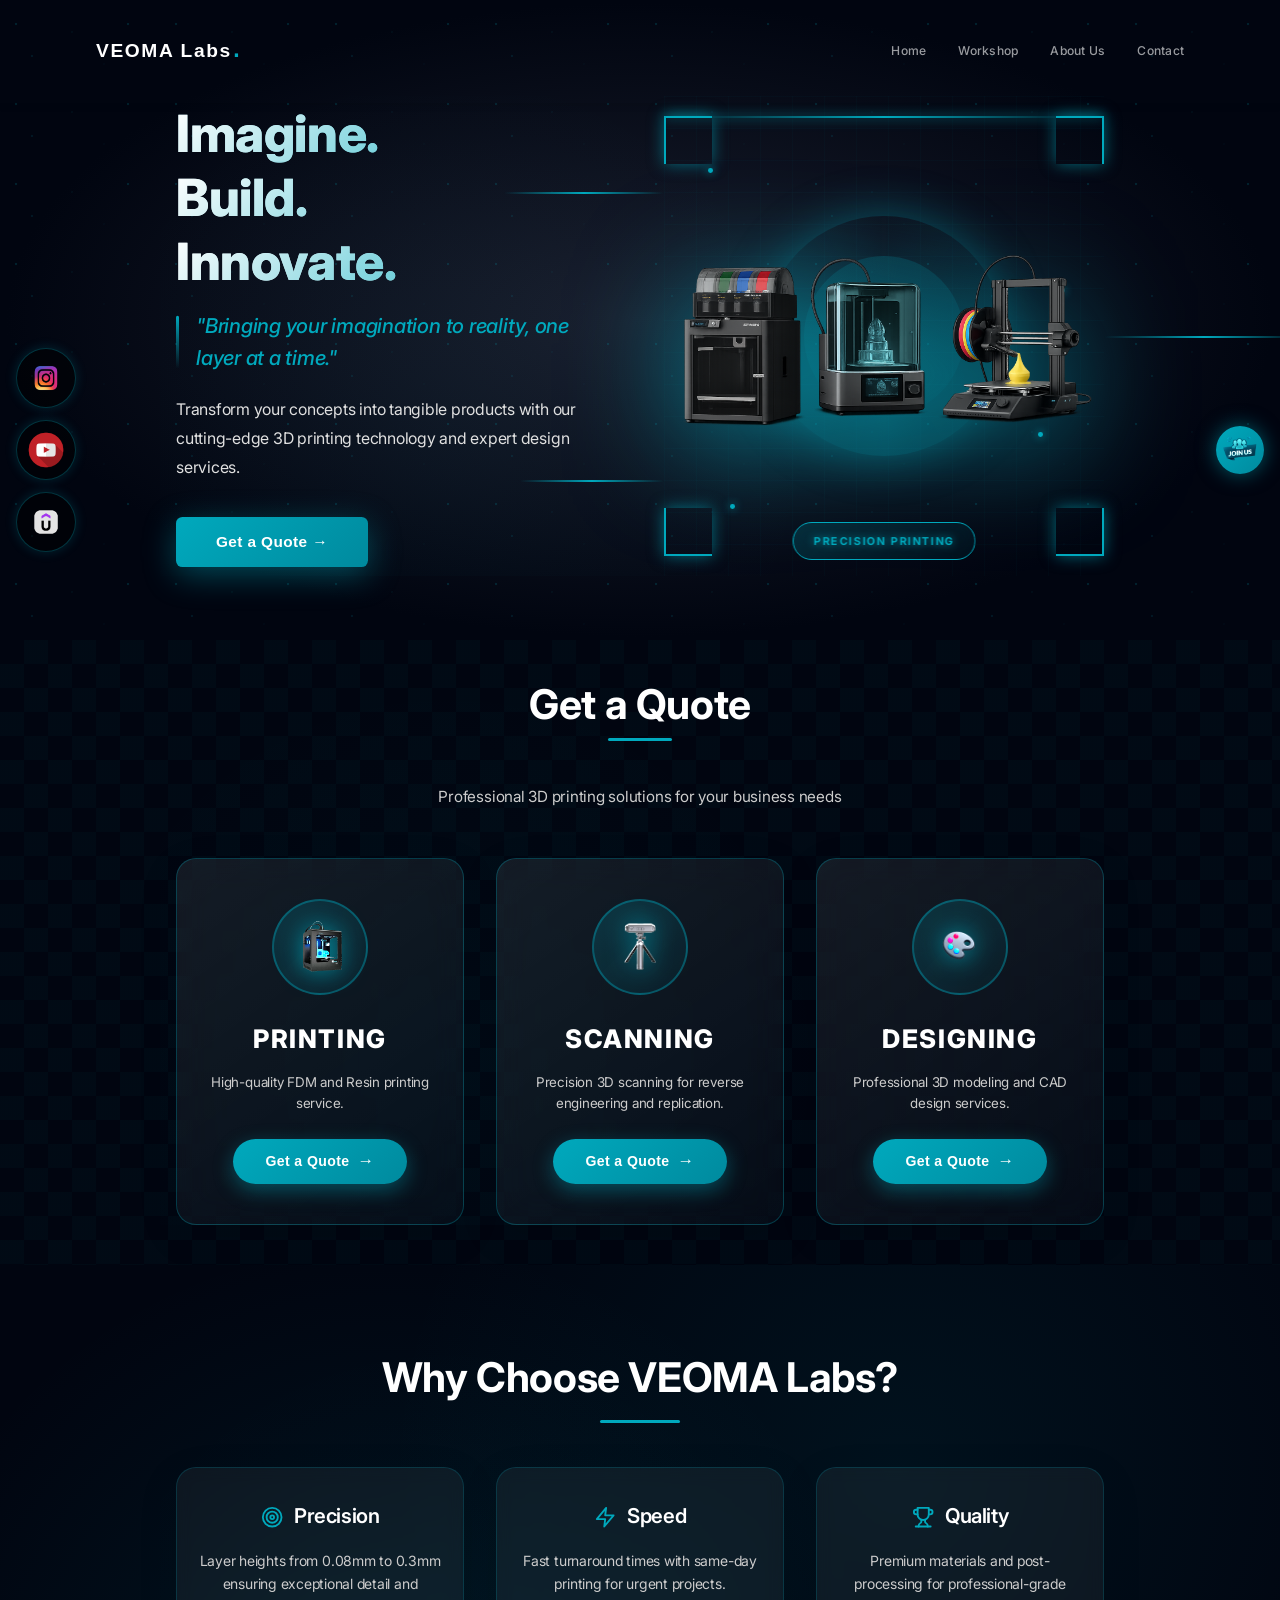
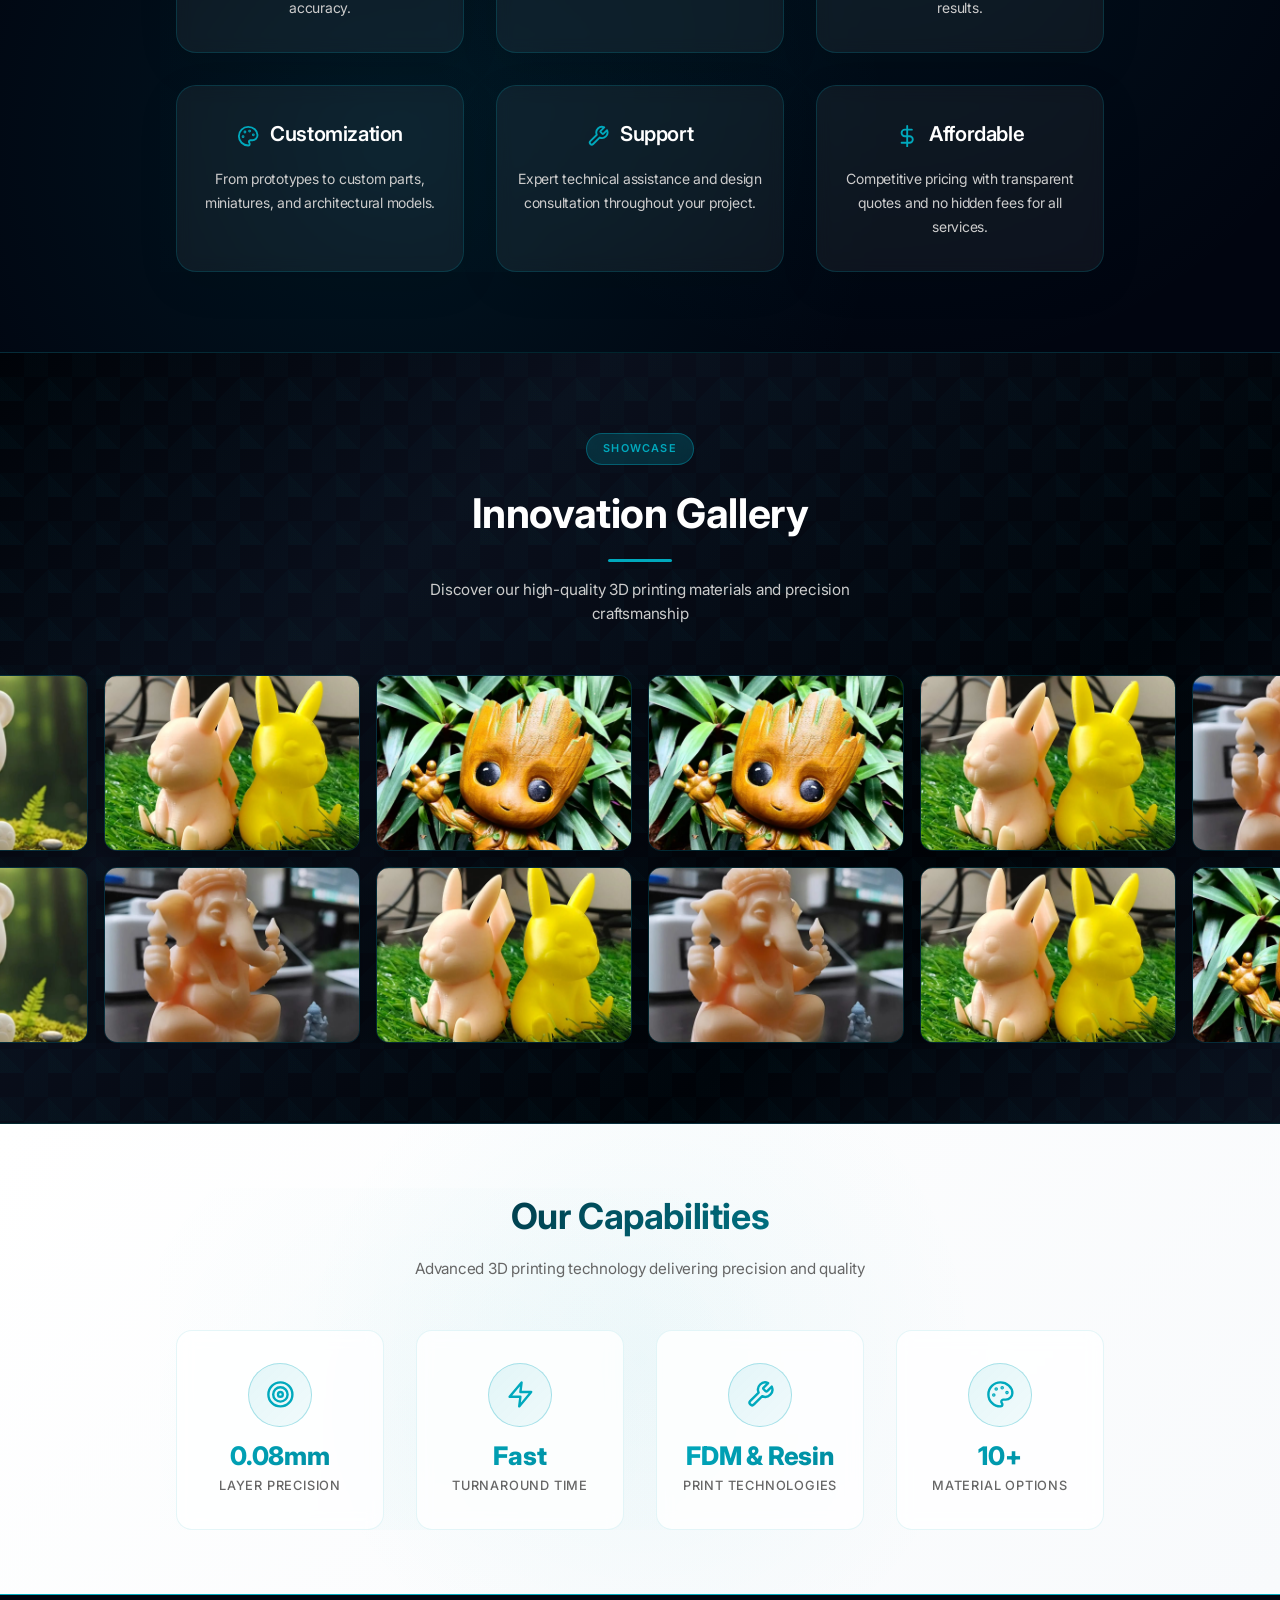
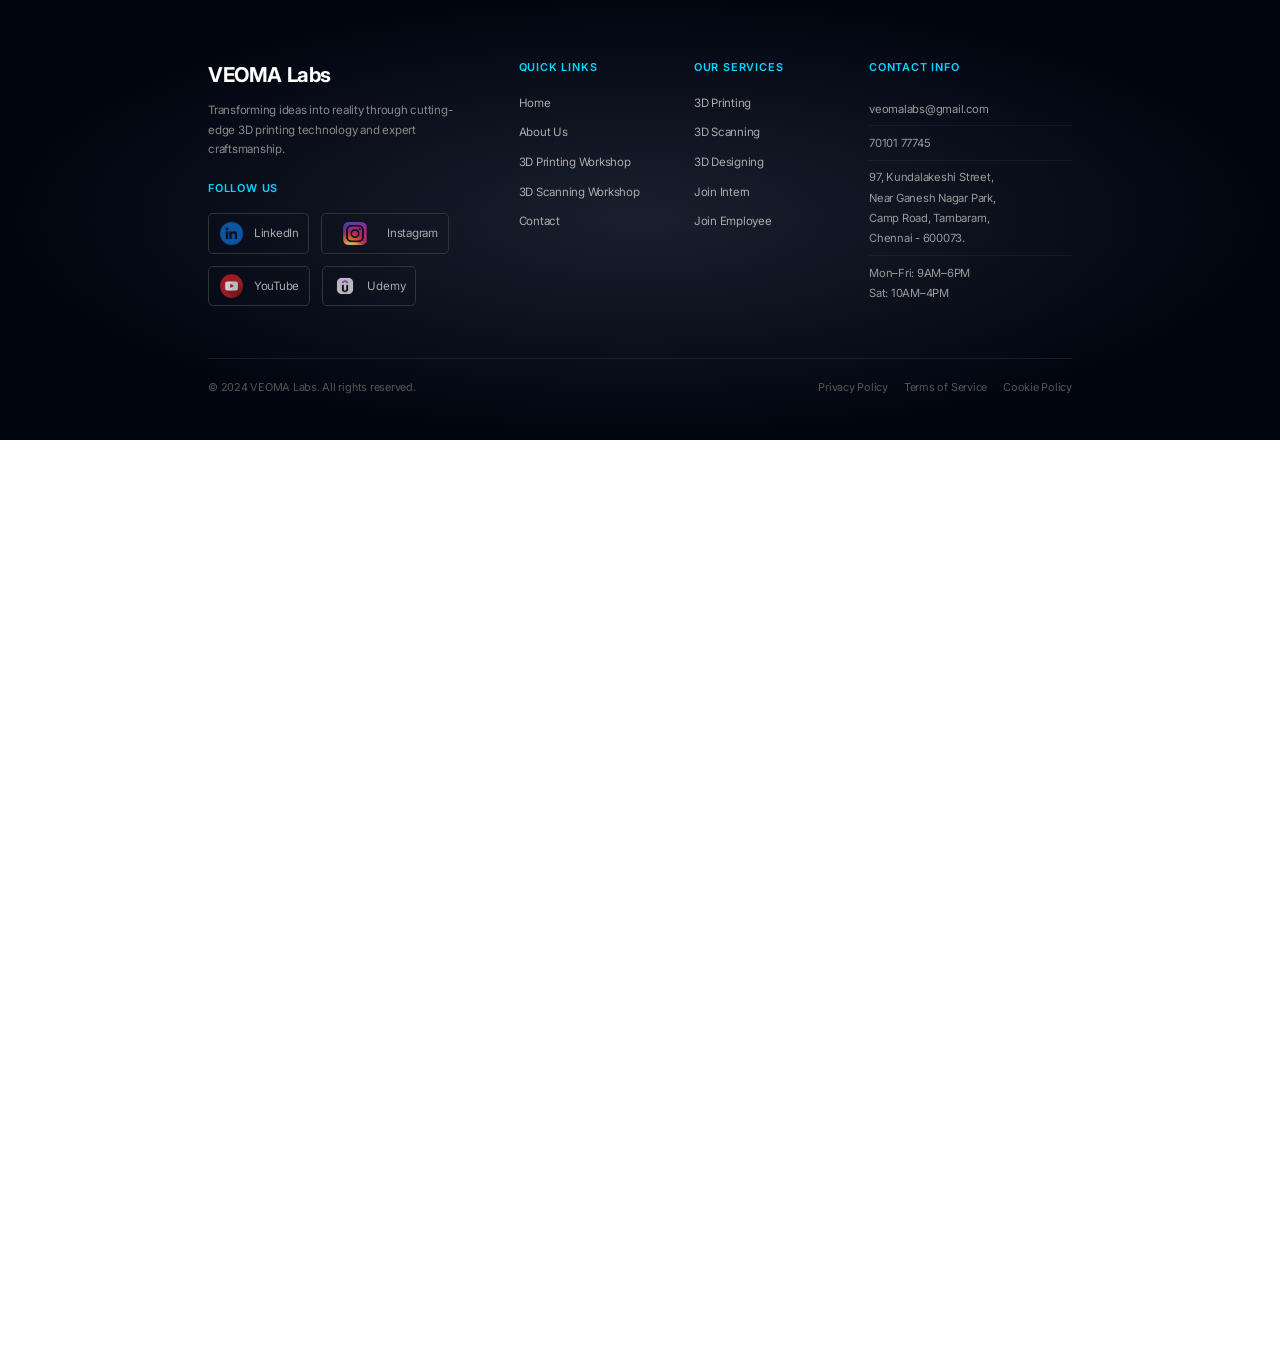
<file: index.html>
<!DOCTYPE html>
<html lang="en">

<head>
    <meta charset="UTF-8">
    <meta name="viewport" content="width=device-width, initial-scale=1.0">
    <title>VEOMA Labs | 3D Printing Services & Workshops</title>
    <link href="https://fonts.googleapis.com/css2?family=Inter:wght@300;400;500;600;700&display=swap" rel="stylesheet">
    <link rel="stylesheet" href="css/styles.css">
    <link rel="stylesheet" href="css/hero-modern-visual.css">
    <link rel="stylesheet" href="css/premium-global.css">
    <link rel="stylesheet" href="css/dual-carousel.css">
    <link rel="stylesheet" href="css/carousel-effects.css">
    <link rel="stylesheet" href="css/stats.css">
    <link rel="stylesheet" href="css/premium-navbar.css">
    <link rel="stylesheet" href="css/premium-footer.css?v=2">
    <link rel="stylesheet" href="css/premium-materials.css">
    <style>
        /* Floating Social Icons - Left Side */
        .floating-social {
            position: fixed;
            left: 20px;
            top: 50%;
            transform: translateY(-50%);
            display: flex;
            flex-direction: column;
            gap: 15px;
            z-index: 1000;
        }
        
        .social-icon {
            width: 75px;
            height: 75px;
            border-radius: 50%;
            display: flex;
            align-items: center;
            justify-content: center;
            background: rgba(0, 0, 0, 0.5);
            border: 1px solid rgba(0, 169, 189, 0.3);
            text-decoration: none;
            transition: all 0.3s ease;
            box-shadow: 0 0 15px rgba(0, 169, 189, 0.2);
            animation: glow 2s ease-in-out infinite;
            overflow: hidden;
            padding: 12px;
        }
        
        .social-icon img {
            width: 100%;
            height: 100%;
            object-fit: contain;
            border-radius: 50%;
        }
        
        .social-icon:hover {
            background: rgba(0, 169, 189, 0.2);
            transform: scale(1.15);
            border-color: rgba(0, 169, 189, 0.7);
            box-shadow: 0 0 25px rgba(0, 169, 189, 0.5);
        }
        
        /* Floating Career Icon - Right Side */
        .floating-career {
            position: fixed;
            right: 20px;
            top: 50%;
            transform: translateY(-50%);
            z-index: 1000;
        }
        
        .career-icon {
            width: 60px;
            height: 60px;
            border-radius: 50%;
            display: flex;
            align-items: center;
            justify-content: center;
            background: linear-gradient(135deg, #00a9bd, #008a9e);
            color: white;
            font-size: 28px;
            cursor: pointer;
            transition: all 0.3s ease;
            box-shadow: 0 0 25px rgba(0, 169, 189, 0.5);
            animation: glow 2s ease-in-out infinite;
        }
        
        .career-icon:hover {
            transform: scale(1.15);
            box-shadow: 0 0 40px rgba(0, 169, 189, 0.8);
        }
        
        @keyframes glow {
            0%, 100% {
                box-shadow: 0 0 20px rgba(0, 169, 189, 0.3);
            }
            50% {
                box-shadow: 0 0 35px rgba(0, 169, 189, 0.6);
            }
        }
        
        /* Career Modal */
        .career-modal {
            display: none;
            position: fixed;
            z-index: 2000;
            left: 0; top: 0;
            width: 100%; height: 100%;
            background: rgba(0,0,0,0.75);
            backdrop-filter: blur(8px);
            align-items: center;
            justify-content: center;
        }

        .career-modal.open { display: flex; }

        .career-modal-content {
            background: linear-gradient(145deg, #0a0f1c, #060b15);
            border: 1px solid rgba(0,169,189,0.25);
            border-radius: 28px;
            width: 92%;
            max-width: 520px;
            position: relative;
            overflow: hidden;
            box-shadow: 0 30px 80px rgba(0,0,0,0.6), 0 0 60px rgba(0,169,189,0.1);
            animation: careerSlideIn 0.4s cubic-bezier(0.23,1,0.32,1);
        }

        @keyframes careerSlideIn {
            0%   { opacity: 0; transform: translateY(-30px) scale(0.96); }
            100% { opacity: 1; transform: translateY(0) scale(1); }
        }

        /* Header banner */
        .career-modal-header {
            background: linear-gradient(135deg, rgba(0,169,189,0.2), rgba(0,138,158,0.1));
            border-bottom: 1px solid rgba(0,169,189,0.15);
            padding: 30px 35px 25px;
            text-align: center;
            position: relative;
        }

        .career-modal-header::before {
            content: '';
            position: absolute;
            top: 0; left: 0; right: 0;
            height: 3px;
            background: linear-gradient(90deg, transparent, #00a9bd, #00d9ff, #00a9bd, transparent);
        }

        .career-close {
            position: absolute;
            top: 16px; right: 18px;
            width: 32px; height: 32px;
            border-radius: 50%;
            background: rgba(255,255,255,0.07);
            border: 1px solid rgba(255,255,255,0.12);
            color: #aaa;
            font-size: 1.1rem;
            cursor: pointer;
            display: flex; align-items: center; justify-content: center;
            transition: all 0.25s;
            line-height: 1;
        }

        .career-close:hover { background: rgba(0,169,189,0.2); color: #00a9bd; border-color: rgba(0,169,189,0.4); }

        .career-modal h2 {
            color: #ffffff;
            font-size: 1.5rem;
            font-weight: 800;
            margin-bottom: 6px;
            letter-spacing: -0.3px;
        }

        .career-modal p {
            color: #7a8a9e;
            font-size: 0.88rem;
            margin: 0;
        }

        /* Modal body */
        .career-modal-body { padding: 30px 35px 35px; }

        /* Role cards */
        .career-options {
            display: grid;
            grid-template-columns: 1fr 1fr;
            gap: 16px;
            margin-bottom: 0;
        }

        .career-option-btn {
            background: rgba(255,255,255,0.03);
            border: 1px solid rgba(0,169,189,0.18);
            border-radius: 18px;
            padding: 24px 16px 20px;
            display: flex;
            flex-direction: column;
            align-items: center;
            gap: 14px;
            cursor: pointer;
            transition: all 0.35s cubic-bezier(0.23,1,0.32,1);
            position: relative;
            overflow: hidden;
        }

        .career-option-btn::before {
            content: '';
            position: absolute;
            top: 0; left: 0; right: 0;
            height: 2px;
            background: linear-gradient(90deg, #00a9bd, #00d9ff);
            transform: scaleX(0);
            transition: transform 0.35s ease;
        }

        .career-option-btn:hover::before { transform: scaleX(1); }

        .career-option-btn:hover {
            background: rgba(0,169,189,0.08);
            border-color: rgba(0,169,189,0.45);
            transform: translateY(-4px);
            box-shadow: 0 12px 35px rgba(0,169,189,0.2);
        }

        .career-option-btn .icon {
            width: 70px; height: 70px;
            border-radius: 50%;
            overflow: hidden;
            border: 2px solid rgba(0,169,189,0.3);
            background: rgba(0,169,189,0.1);
            display: flex; align-items: center; justify-content: center;
        }

        .career-option-btn .icon img {
            width: 100%; height: 100%;
            object-fit: contain;
            padding: 8px;
        }

        .career-option-btn .label {
            font-size: 0.95rem;
            font-weight: 700;
            color: #ffffff;
            letter-spacing: 0.3px;
        }

        .career-option-btn .role-desc {
            font-size: 0.75rem;
            color: #6a7a8e;
            text-align: center;
            line-height: 1.4;
        }

        /* Contact options */
        .contact-options {
            display: none;
            flex-direction: column;
            gap: 12px;
        }

        .contact-options-label {
            font-size: 0.8rem;
            color: #6a7a8e;
            text-align: center;
            margin-bottom: 4px;
            text-transform: uppercase;
            letter-spacing: 1px;
            font-weight: 600;
        }

        .contact-btn {
            padding: 14px 20px;
            border-radius: 14px;
            background: rgba(255,255,255,0.04);
            border: 1px solid rgba(0,169,189,0.2);
            color: #ffffff;
            text-decoration: none;
            font-weight: 600;
            font-size: 0.92rem;
            display: flex;
            align-items: center;
            gap: 14px;
            transition: all 0.3s ease;
        }

        .contact-btn:hover {
            background: rgba(0,169,189,0.12);
            border-color: rgba(0,169,189,0.5);
            transform: translateX(4px);
        }

        .contact-btn-icon {
            width: 40px; height: 40px;
            border-radius: 10px;
            background: rgba(0,169,189,0.15);
            display: flex; align-items: center; justify-content: center;
            flex-shrink: 0;
        }

        .contact-btn-icon img {
            width: 24px; height: 24px;
            object-fit: contain;
        }

        .contact-btn-text { display: flex; flex-direction: column; }
        .contact-btn-title { font-size: 0.9rem; font-weight: 700; color: #fff; }
        .contact-btn-sub   { font-size: 0.75rem; color: #6a7a8e; margin-top: 1px; }

        .contact-btn-arrow { margin-left: auto; color: #00a9bd; font-size: 1rem; }

        .back-btn {
            background: none;
            border: none;
            color: #6a7a8e;
            font-size: 0.82rem;
            cursor: pointer;
            text-align: center;
            width: 100%;
            padding: 10px;
            transition: color 0.2s;
            margin-top: 4px;
        }

        .back-btn:hover { color: #00a9bd; }
        
        @media (max-width: 768px) {
            .floating-social, .floating-career {
                display: none;
            }
        }
        
        /* Premium Select Dropdown */
        .premium-select {
            padding: 18px 20px;
            border: 1px solid rgba(0,169,189,0.3);
            border-radius: 15px;
            font-size: 1rem;
            background: linear-gradient(145deg, rgba(26,31,46,0.6), rgba(1,5,16,0.8));
            backdrop-filter: blur(10px);
            color: #ffffff;
            width: 100%;
            cursor: pointer;
            transition: all 0.3s ease;
            box-shadow: 0 2px 10px rgba(0,169,189,0.1);
            appearance: none;
            background-image: url("data:image/svg+xml,%3Csvg xmlns='http://www.w3.org/2000/svg' width='12' height='12' viewBox='0 0 12 12'%3E%3Cpath fill='%2300a9bd' d='M6 9L1 4h10z'/%3E%3C/svg%3E");
            background-repeat: no-repeat;
            background-position: right 20px center;
            padding-right: 50px;
        }
        
        .premium-select:hover {
            border-color: rgba(0,169,189,0.6);
            background: linear-gradient(145deg, rgba(26,31,46,0.7), rgba(1,5,16,0.9));
            box-shadow: 0 4px 20px rgba(0,169,189,0.2);
        }
        
        .premium-select:focus {
            outline: none;
            border-color: #00a9bd;
            box-shadow: 0 0 0 3px rgba(0,169,189,0.2), 0 4px 20px rgba(0,169,189,0.3);
            background: linear-gradient(145deg, rgba(26,31,46,0.8), rgba(1,5,16,1));
        }
        
        .premium-select option {
            background: #0a0f1c;
            color: #ffffff;
            padding: 12px;
        }
        
        .premium-select option:hover {
            background: rgba(0,169,189,0.2);
        }
    </style>
</head>
    
<body>
    <!-- Floating Social Icons - Left Side -->
    <div class="floating-social">
        <a href="https://www.instagram.com/veoma_makerhub?utm_source=ig_web_button_share_sheet&igsh=ZDNlZDc0MzIxNw==" target="_blank" class="social-icon insta-icon" title="Instagram">
            <img src="images/icons/insta.png" alt="Instagram">
        </a>
        <a href="https://www.youtube.com/@veoma_labs" target="_blank" class="social-icon" title="YouTube">
            <img src="images/icons/youtube.png" alt="YouTube">
        </a>
        <a href="https://www.udemy.com/course/3d-printing-from-basics-to-advanced-design-materials/?couponCode=GOKUL599" target="_blank" class="social-icon" title="Udemy">
            <img src="images/icons/udemy.png" alt="Udemy">
        </a>
    </div>
    
    <!-- Floating Career Icon - Right Side -->
    <div class="floating-career">
        <div class="career-icon" onclick="openCareerModal()" title="Join Us">
            <img src="images/Join-us/join.png" alt="Join Us" style="width:100%;height:100%;object-fit:contain;border-radius:50%;">
        </div>
    </div>
    
    <!-- Career Modal -->
    <div id="careerModal" class="career-modal">
        <div class="career-modal-content">
            <!-- Header -->
            <div class="career-modal-header">
                <span class="career-close" onclick="closeCareerModal()">&times;</span>
                <h2>Join Our Team</h2>
                <p>Be part of the VEOMA Labs family</p>
            </div>

            <!-- Body -->
            <div class="career-modal-body">

                <!-- Step 1: Choose Role -->
                <div class="career-options" id="careerOptions">
                    <div class="career-option-btn" onclick="selectCareerType('intern')">
                        <div class="icon">
                            <img src="images/Join-us/intern.png" alt="Intern">
                        </div>
                        <span class="label">Intern</span>
                        <span class="role-desc">Students & freshers looking to grow</span>
                    </div>
                    <div class="career-option-btn" onclick="selectCareerType('employee')">
                        <div class="icon">
                            <img src="images/Join-us/employee.png" alt="Employee">
                        </div>
                        <span class="label">Employee</span>
                        <span class="role-desc">Professionals ready to contribute</span>
                    </div>
                </div>

                <!-- Step 2: Choose Contact Method -->
                <div class="contact-options" id="contactOptions">
                    <div class="contact-options-label">Reach out via</div>
                    <a href="#" id="whatsappLink" class="contact-btn" target="_blank" rel="noopener">
                        <div class="contact-btn-icon">
                            <img src="images/Join-us/whats-app.png" alt="WhatsApp">
                        </div>
                        <div class="contact-btn-text">
                            <span class="contact-btn-title">WhatsApp</span>
                            <span class="contact-btn-sub">+91 70101 77745</span>
                        </div>
                        <span class="contact-btn-arrow">&#8594;</span>
                    </a>
                    <a href="#" id="gmailLink" class="contact-btn" target="_blank" rel="noopener" onclick="setTimeout(showEmailConfirmPopup, 1500)">
                        <div class="contact-btn-icon">
                            <img src="images/Join-us/gmail.png" alt="Gmail">
                        </div>
                        <div class="contact-btn-text">
                            <span class="contact-btn-title">Gmail</span>
                            <span class="contact-btn-sub">gokul20001116@gmail.com</span>
                        </div>
                        <span class="contact-btn-arrow">&#8594;</span>
                    </a>
                    <button class="back-btn" onclick="goBackToOptions()">&#8592; Choose different role</button>
                </div>

            </div>
        </div>
    </div>
    
    <!-- Include Navbar -->
    <div id="navbar-placeholder"></div>

    <!-- Hero Section -->
    <section class="hero" id="home">
        <div class="container">
            <div class="hero-container">
                <div class="hero-content new-hero-content">
                    <h1 class="new-hero-title">
                        <span class="word-animate">Imagine.</span>
                        <span class="word-animate">Build.</span>
                        <span class="word-animate">Innovate.</span>
                    </h1>
                    <p class="hero-tagline new-hero-tagline">"Bringing your imagination to reality, one layer at a time."</p>
                    <p class="hero-description new-hero-desc">Transform your concepts into tangible products with our cutting-edge 3D printing technology and expert design services.</p>
                    <button class="cta-button new-hero-btn">
                        <span>Get a Quote</span>
                        <span class="btn-arrow">→</span>
                    </button>
                </div>
                <div class="hero-visual">
                    <div class="tech-showcase">
                        <div class="grid-bg"></div>
                        <div class="printer-frame">
                            <img src="images/home-printer3.png" alt="3D Printer" class="printer-icon">
                            <div class="frame-corner tl"></div>
                            <div class="frame-corner tr"></div>
                            <div class="frame-corner bl"></div>
                            <div class="frame-corner br"></div>
                            <div class="scan-line"></div>
                        </div>
                        <div class="tech-lines">
                            <div class="line line-1"></div>
                            <div class="line line-2"></div>
                            <div class="line line-3"></div>
                        </div>
                        <div class="floating-dots">
                            <div class="dot"></div>
                            <div class="dot"></div>
                            <div class="dot"></div> 
                            <div class="dot"></div>
                        </div>
                        <div class="tech-badge">
                            <span class="badge-text">PRECISION PRINTING</span>
                        </div>
                    </div>
                </div>
            </div>
        </div>
    </section>

    <!-- Services Section -->
    <section class="services" id="services">
        <div class="container">
            <div class="services-header">
                <h2 class="services-title">Get a Quote</h2>
                <p class="services-description">Professional 3D printing solutions for your business needs</p>
            </div>
            <div class="services-grid ultra-modern-grid">
                <!-- Printing Service -->
                <div class="service-card ultra-card">
                    <div class="ultra-glow"></div>
                    <div class="ultra-icon-container">
                        <img src="images/removed_bg3.png" alt="Printing" class="ultra-icon">
                    </div>
                    <h3 class="ultra-title">Printing</h3>
                    <p class="ultra-desc">High-quality FDM and Resin printing service.</p>
                    <button class="ultra-btn" onclick="openServiceModal('printing')">
                        <span>Get a Quote</span>
                        <span class="ultra-arrow">→</span>
                    </button>
                </div>

                <!-- Scanning Service -->
                <div class="service-card ultra-card">
                    <div class="ultra-glow"></div>
                    <div class="ultra-icon-container">
                        <img src="images/scanner.png" alt="Scanning" class="ultra-icon">
                    </div>
                    <h3 class="ultra-title">Scanning</h3>
                    <p class="ultra-desc">Precision 3D scanning for reverse engineering and replication.</p>
                    <button class="ultra-btn" onclick="openServiceModal('scanning')">
                        <span>Get a Quote</span>
                        <span class="ultra-arrow">→</span>
                    </button>
                </div>

                <!-- Designing Service -->
                <div class="service-card ultra-card">
                    <div class="ultra-glow"></div>
                    <div class="ultra-icon-container">
                        <img src="images/design.png" alt="Designing" class="ultra-icon">
                    </div>
                    <h3 class="ultra-title">Designing</h3>
                    <p class="ultra-desc">Professional 3D modeling and CAD design services.</p>
                    <button class="ultra-btn" onclick="openServiceModal('designing')">
                        <span>Get a Quote</span>
                        <span class="ultra-arrow">→</span>
                    </button>
                </div>
            </div>
        </div>
    </section>

    <!-- About Services Section -->
    <section class="about-services" id="about">
        <div class="container">
            <h2>Why Choose VEOMA Labs?</h2>
            <div class="features-grid">
                <div class="feature">
                    <h3><svg xmlns="http://www.w3.org/2000/svg" width="28" height="28" viewBox="0 0 24 24" fill="none" stroke="#00a9bd" stroke-width="2" stroke-linecap="round" stroke-linejoin="round" style="vertical-align:middle;margin-right:8px"><circle cx="12" cy="12" r="10"/><circle cx="12" cy="12" r="6"/><circle cx="12" cy="12" r="2"/></svg> Precision</h3>
                    <p>Layer heights from 0.08mm to 0.3mm ensuring exceptional detail and accuracy.</p>
                </div>
                <div class="feature">
                    <h3><svg xmlns="http://www.w3.org/2000/svg" width="28" height="28" viewBox="0 0 24 24" fill="none" stroke="#00a9bd" stroke-width="2" stroke-linecap="round" stroke-linejoin="round" style="vertical-align:middle;margin-right:8px"><polygon points="13 2 3 14 12 14 11 22 21 10 12 10 13 2"/></svg> Speed</h3>
                    <p>Fast turnaround times with same-day printing for urgent projects.</p>
                </div>
                <div class="feature">
                    <h3><svg xmlns="http://www.w3.org/2000/svg" width="28" height="28" viewBox="0 0 24 24" fill="none" stroke="#00a9bd" stroke-width="2" stroke-linecap="round" stroke-linejoin="round" style="vertical-align:middle;margin-right:8px"><path d="M6 9H4.5a2.5 2.5 0 0 1 0-5H6"/><path d="M18 9h1.5a2.5 2.5 0 0 0 0-5H18"/><path d="M4 22h16"/><path d="M10 14.66V17c0 .55-.47.98-.97 1.21C7.85 18.75 7 20.24 7 22"/><path d="M14 14.66V17c0 .55.47.98.97 1.21C16.15 18.75 17 20.24 17 22"/><path d="M18 2H6v7a6 6 0 0 0 12 0V2Z"/></svg> Quality</h3>
                    <p>Premium materials and post-processing for professional-grade results.</p>
                </div>
                <div class="feature">
                    <h3><svg xmlns="http://www.w3.org/2000/svg" width="28" height="28" viewBox="0 0 24 24" fill="none" stroke="#00a9bd" stroke-width="2" stroke-linecap="round" stroke-linejoin="round" style="vertical-align:middle;margin-right:8px"><circle cx="13.5" cy="6.5" r=".5" fill="#00a9bd"/><circle cx="17.5" cy="10.5" r=".5" fill="#00a9bd"/><circle cx="8.5" cy="7.5" r=".5" fill="#00a9bd"/><circle cx="6.5" cy="12.5" r=".5" fill="#00a9bd"/><path d="M12 2C6.5 2 2 6.5 2 12s4.5 10 10 10c.926 0 1.648-.746 1.648-1.688 0-.437-.18-.835-.437-1.125-.29-.289-.438-.652-.438-1.125a1.64 1.64 0 0 1 1.668-1.668h1.996c3.051 0 5.555-2.503 5.555-5.554C21.965 6.012 17.461 2 12 2z"/></svg> Customization</h3>
                    <p>From prototypes to custom parts, miniatures, and architectural models.</p>
                </div>
                <div class="feature">
                    <h3><svg xmlns="http://www.w3.org/2000/svg" width="28" height="28" viewBox="0 0 24 24" fill="none" stroke="#00a9bd" stroke-width="2" stroke-linecap="round" stroke-linejoin="round" style="vertical-align:middle;margin-right:8px"><path d="M14.7 6.3a1 1 0 0 0 0 1.4l1.6 1.6a1 1 0 0 0 1.4 0l3.77-3.77a6 6 0 0 1-7.94 7.94l-6.91 6.91a2.12 2.12 0 0 1-3-3l6.91-6.91a6 6 0 0 1 7.94-7.94l-3.76 3.76z"/></svg> Support</h3>
                    <p>Expert technical assistance and design consultation throughout your project.</p>
                </div>
                <div class="feature">
                    <h3><svg xmlns="http://www.w3.org/2000/svg" width="28" height="28" viewBox="0 0 24 24" fill="none" stroke="#00a9bd" stroke-width="2" stroke-linecap="round" stroke-linejoin="round" style="vertical-align:middle;margin-right:8px"><line x1="12" y1="1" x2="12" y2="23"/><path d="M17 5H9.5a3.5 3.5 0 0 0 0 7h5a3.5 3.5 0 0 1 0 7H6"/></svg> Affordable</h3>
                    <p>Competitive pricing with transparent quotes and no hidden fees for all services.</p>
                </div>
            </div>
        </div>
    </section>
    <!-- Printing Quote Modal -->
    <div id="printingModal" class="modal premium-modal">
        <div class="modal-backdrop"></div>
        <div class="modal-content premium-modal-content">
            <div class="modal-header">
                <div class="modal-icon">
                    <span><img src="images/removed_bg3.png" alt=""></span>
                </div>
                <h3 class="modal-title">3D Printing Quote</h3>
                <span class="close premium-close" onclick="closeServiceModal('printing')">&times;</span>
            </div>
            <div class="modal-body">
                <form id="printingForm" class="premium-quote-form" onsubmit="handleServiceSubmit(event, 'printing')">
                    <div class="form-row">
                        <div class="form-group">
                            <label>Full Name</label>
                            <input type="text" name="name" placeholder="Enter your full name" required>
                        </div>
                        <div class="form-group">
                            <label>WhatsApp Number</label>
                            <input type="tel" name="mobile" placeholder="+91 98765 43210" pattern="[6-9][0-9]{9}" title="Enter valid 10-digit Indian mobile number starting with 6-9" required>
                        </div>
                    </div>
                    <div class="form-group">
                        <label>Email Address</label>
                        <input type="email" name="email" placeholder="your.email@company.com" required>
                    </div>
                    <div class="form-group">
                        <label>Dimensions (mm)</label>
                        <div class="dimensions-grid premium-dimensions">
                            <input type="number" name="dimX" placeholder="Length (X)" required>
                            <input type="number" name="dimY" placeholder="Width (Y)" required>
                            <input type="number" name="dimZ" placeholder="Height (Z)" required>
                        </div>
                    </div>
                    <div class="form-group">
                        <label>Upload 3D File</label>
                        <div class="file-upload-area" onclick="document.getElementById('fileInput').click()" style="cursor:pointer;">
                            <input type="file" name="file" accept=".stl,.obj" required id="fileInput" style="position:absolute;width:1px;height:1px;opacity:0;">
                            <div class="file-upload-text">
                                <span class="upload-icon">📁</span>
                                <span id="fileLabelText">Drop your .STL or .OBJ file here or click to browse</span>
                            </div>
                        </div>
                        <span id="fileError" style="color: #ff6b6b; font-size: 0.9rem; display: none; margin-top: 5px;">Only STL or OBJ files are allowed.</span>
                    </div>
                    <div class="form-group">
                        <label>Select Material</label>
                        <select name="material" required class="premium-select">
                            <option value="" disabled selected>Choose material</option>
                            <option value="PLA">PLA</option>
                            <option value="PLA+">PLA+</option>
                            <option value="ABS">ABS</option>
                            <option value="TPU">TPU</option>
                            <option value="PETG">PETG</option>
                        </select>
                    </div>
                    <div class="form-group">
                        <label>Project Details</label>
                        <textarea name="comments" placeholder="Describe your project requirements, material preferences, quantity, and any special instructions..." required></textarea>
                    </div>
                    <button type="submit" class="premium-submit-btn">
                        <span>Request Quote</span>
                        <div class="btn-icon">→</div>
                    </button>
                </form>
            </div>
        </div>
    </div>

    <!-- Scanning Quote Modal -->
    <div id="scanningModal" class="modal premium-modal">
        <div class="modal-backdrop"></div>
        <div class="modal-content premium-modal-content">
            <div class="modal-header">
                <div class="modal-icon">
                    <span><img src="images/scanner.png" alt=""></span>
                
                </div>
                <h3 class="modal-title">3D Scanning Quote</h3>
                <span class="close premium-close" onclick="closeServiceModal('scanning')">&times;</span>
            </div>
            <div class="modal-body">
                <form id="scanningForm" class="premium-quote-form" onsubmit="handleServiceSubmit(event, 'scanning')">
                    <div class="form-row">
                        <div class="form-group">
                            <label>Full Name</label>
                            <input type="text" name="name" placeholder="Enter your full name" required>
                        </div>
                        <div class="form-group">
                            <label>WhatsApp Number</label>
                            <input type="tel" name="mobile" placeholder="+91 98765 43210" pattern="[6-9][0-9]{9}" title="Enter valid 10-digit Indian mobile number starting with 6-9" required>
                        </div>
                    </div>
                    <div class="form-group">
                        <label>Email Address</label>
                        <input type="email" name="email" placeholder="your.email@company.com" required>
                    </div>
                    <div class="form-group">
                        <label>Upload Images (Min 4-5)</label>
                        <div class="file-upload-area" onclick="document.getElementById('scanFileInput').click()" style="cursor:pointer;">
                            <input type="file" id="scanFileInput" name="images" accept="image/*" multiple style="position:absolute;width:1px;height:1px;opacity:0;" onchange="this.closest('.file-upload-area').querySelector('span:last-child').textContent = this.files.length + ' file(s) selected'">
                            <div class="file-upload-text">
                                <span class="upload-icon">📷</span>
                                <span>Drop your images here or click to browse</span>
                            </div>
                        </div>
                    </div>
                    <div class="form-group">
                        <label>Project Details</label>
                        <textarea name="comments" placeholder="Describe your scanning requirements, object details, and any special instructions..." required></textarea>
                    </div>
                    <button type="submit" class="premium-submit-btn">
                        <span>Request Quote</span>
                        <div class="btn-icon">→</div>
                    </button>
                </form>
            </div>
        </div>
    </div>

    <!-- Designing Quote Modal -->
    <div id="designingModal" class="modal premium-modal">
        <div class="modal-backdrop"></div>
        <div class="modal-content premium-modal-content">
            <div class="modal-header">
                <div class="modal-icon">
                    <span><img src="images/design.png" alt=""></span>
                </div>
                <h3 class="modal-title">3D Designing Quote</h3>
                <span class="close premium-close" onclick="closeServiceModal('designing')">&times;</span>
            </div>
            <div class="modal-body">
                <form id="designingForm" class="premium-quote-form" onsubmit="handleServiceSubmit(event, 'designing')">
                    <div class="form-row">
                        <div class="form-group">
                            <label>Full Name</label>
                            <input type="text" name="name" placeholder="Enter your full name" required>
                        </div>
                        <div class="form-group">
                            <label>WhatsApp Number</label>
                            <input type="tel" name="mobile" placeholder="+91 98765 43210" pattern="[6-9][0-9]{9}" title="Enter valid 10-digit Indian mobile number starting with 6-9" required>
                        </div>
                    </div>
                    <div class="form-group">
                        <label>Email Address</label>
                        <input type="email" name="email" placeholder="your.email@company.com" required>
                    </div>
                    <div class="form-group">
                        <label>Product Images (Min 4-5)</label>
                        <div class="file-upload-area" onclick="document.getElementById('designFileInput').click()" style="cursor:pointer;">
                            <input type="file" id="designFileInput" name="images" accept="image/*" multiple style="position:absolute;width:1px;height:1px;opacity:0;" onchange="this.closest('.file-upload-area').querySelector('span:last-child').textContent = this.files.length + ' file(s) selected'">
                            <div class="file-upload-text">
                                <span class="upload-icon">🖼️</span>
                                <span>Drop your product images here or click to browse</span>
                            </div>
                        </div>
                    </div>
                    <div class="form-group">
                        <label>Project Details</label>
                        <textarea name="comments" placeholder="Describe your design requirements, specifications, and any special instructions..." required></textarea>
                    </div>
                    <button type="submit" class="premium-submit-btn">
                        <span>Request Quote</span>
                        <div class="btn-icon">→</div>
                    </button>
                </form>
            </div>
        </div>
    </div>

    <!-- Success Popup -->
    <div id="successPopup" class="modal">
        <div class="modal-content text-center">
            <div id="successMessage" class="success-message"></div>
            <button class="cta-button" onclick="window.location.href='contact.html'">Contact Us</button>
            <button class="secondary-btn" onclick="document.getElementById('successPopup').style.display='none'"
                style="margin-top:10px;">Close</button>
        </div>
    </div>

    <!-- 3D Carousel Section -->
    <section id="carousel-3d-section" class="carousel-section" style="background: linear-gradient(135deg, #000308 0%, #0a0f1c 30%, #000308 70%, #0a0f1c 100%) !important; position: relative; border-top: 1px solid rgba(0,169,189,0.2); border-bottom: 1px solid rgba(0,169,189,0.2); padding: 100px 0; overflow: hidden;">
        <!-- Background Effects -->
        <div style="position: absolute; top: 0; left: 0; right: 0; bottom: 0; background: linear-gradient(45deg, rgba(0,169,189,0.02) 25%, transparent 25%), linear-gradient(-45deg, rgba(0,169,189,0.02) 25%, transparent 25%), linear-gradient(45deg, transparent 75%, rgba(0,169,189,0.02) 75%), linear-gradient(-45deg, transparent 75%, rgba(0,169,189,0.02) 75%); background-size: 60px 60px; background-position: 0 0, 0 30px, 30px -30px, -30px 0px; z-index: 1;"></div>
        
        <div class="carousel-header" style="position: relative; z-index: 10;">
            <div style="display: inline-block; background: rgba(0,169,189,0.2); color: #00a9bd; padding: 8px 20px; border-radius: 25px; font-size: 0.85rem; font-weight: 600; text-transform: uppercase; letter-spacing: 1.5px; margin-bottom: 20px; border: 1px solid rgba(0,169,189,0.4); backdrop-filter: blur(10px);">SHOWCASE</div>
            <h2 style="font-size: 3.2rem !important; font-weight: 700 !important; color: #ffffff !important; margin-bottom: 15px !important; text-align: center; background: none !important; -webkit-text-fill-color: #ffffff !important;">Innovation Gallery</h2>
            <div style="width: 80px; height: 4px; background: #00a9bd; margin: 0 auto 20px; border-radius: 2px;"></div>
            <p style="font-size: 1.2rem !important; color: #cccccc !important; text-align: center; max-width: 600px; margin: 0 auto;">Discover our high-quality 3D printing materials and precision craftsmanship</p>
        </div>
        <div class="carousel-3d-container">
            <div class="gallery-track-wrapper">
                <!-- Row 1 - Scrolls Left -->
                <div class="gallery-track">
                    <div class="gallery-card"><img src="images/cartoon-1.jpeg" alt="3D Print"><div class="gallery-card-overlay"><span class="gallery-card-label">3D Character Print</span></div></div>
                    <div class="gallery-card"><img src="images/pikachu.jpeg" alt="Pikachu"><div class="gallery-card-overlay"><span class="gallery-card-label">Pikachu Model</span></div></div>
                    <div class="gallery-card"><img src="images/vinayaga.jpeg" alt="Vinayaga"><div class="gallery-card-overlay"><span class="gallery-card-label">Vinayaga Figurine</span></div></div>
                    <div class="gallery-card"><img src="images/teddy.jpeg" alt="Teddy"><div class="gallery-card-overlay"><span class="gallery-card-label">Teddy Bear Print</span></div></div>
                    <div class="gallery-card"><img src="images/pikachu.jpeg" alt="Pikachu"><div class="gallery-card-overlay"><span class="gallery-card-label">Pikachu Model</span></div></div>
                    <div class="gallery-card"><img src="images/cartoon-1.jpeg" alt="3D Print"><div class="gallery-card-overlay"><span class="gallery-card-label">3D Character Print</span></div></div>
                    <!-- Duplicates for seamless loop -->
                    <div class="gallery-card"><img src="images/cartoon-1.jpeg" alt="3D Print"><div class="gallery-card-overlay"><span class="gallery-card-label">3D Character Print</span></div></div>
                    <div class="gallery-card"><img src="images/pikachu.jpeg" alt="Pikachu"><div class="gallery-card-overlay"><span class="gallery-card-label">Pikachu Model</span></div></div>
                    <div class="gallery-card"><img src="images/vinayaga.jpeg" alt="Vinayaga"><div class="gallery-card-overlay"><span class="gallery-card-label">Vinayaga Figurine</span></div></div>
                    <div class="gallery-card"><img src="images/teddy.jpeg" alt="Teddy"><div class="gallery-card-overlay"><span class="gallery-card-label">Teddy Bear Print</span></div></div>
                    <div class="gallery-card"><img src="images/pikachu.jpeg" alt="Pikachu"><div class="gallery-card-overlay"><span class="gallery-card-label">Pikachu Model</span></div></div>
                    <div class="gallery-card"><img src="images/cartoon-1.jpeg" alt="3D Print"><div class="gallery-card-overlay"><span class="gallery-card-label">3D Character Print</span></div></div>
                </div>

                <!-- Row 2 - Scrolls Right -->
                <div class="gallery-track-reverse">
                    <div class="gallery-card"><img src="images/vinayaga.jpeg" alt="Vinayaga"><div class="gallery-card-overlay"><span class="gallery-card-label">Vinayaga Figurine</span></div></div>
                    <div class="gallery-card"><img src="images/pikachu.jpeg" alt="Pikachu"><div class="gallery-card-overlay"><span class="gallery-card-label">Pikachu Model</span></div></div>
                    <div class="gallery-card"><img src="images/cartoon-1.jpeg" alt="3D Print"><div class="gallery-card-overlay"><span class="gallery-card-label">3D Character Print</span></div></div>
                    <div class="gallery-card"><img src="images/teddy.jpeg" alt="Teddy"><div class="gallery-card-overlay"><span class="gallery-card-label">Teddy Bear Print</span></div></div>
                    <div class="gallery-card"><img src="images/vinayaga.jpeg" alt="Vinayaga"><div class="gallery-card-overlay"><span class="gallery-card-label">Vinayaga Figurine</span></div></div>
                    <div class="gallery-card"><img src="images/pikachu.jpeg" alt="Pikachu"><div class="gallery-card-overlay"><span class="gallery-card-label">Pikachu Model</span></div></div>
                    <!-- Duplicates for seamless loop -->
                    <div class="gallery-card"><img src="images/vinayaga.jpeg" alt="Vinayaga"><div class="gallery-card-overlay"><span class="gallery-card-label">Vinayaga Figurine</span></div></div>
                    <div class="gallery-card"><img src="images/pikachu.jpeg" alt="Pikachu"><div class="gallery-card-overlay"><span class="gallery-card-label">Pikachu Model</span></div></div>
                    <div class="gallery-card"><img src="images/cartoon-1.jpeg" alt="3D Print"><div class="gallery-card-overlay"><span class="gallery-card-label">3D Character Print</span></div></div>
                    <div class="gallery-card"><img src="images/teddy.jpeg" alt="Teddy"><div class="gallery-card-overlay"><span class="gallery-card-label">Teddy Bear Print</span></div></div>
                    <div class="gallery-card"><img src="images/vinayaga.jpeg" alt="Vinayaga"><div class="gallery-card-overlay"><span class="gallery-card-label">Vinayaga Figurine</span></div></div>
                    <div class="gallery-card"><img src="images/pikachu.jpeg" alt="Pikachu"><div class="gallery-card-overlay"><span class="gallery-card-label">Pikachu Model</span></div></div>
                </div>
            </div>
        </div>
    </section>


    <!-- Stats Section -->
    <section class="stats">
        <div class="container">
            <div class="stats-header">
                <h2>Our Capabilities</h2>
                <p>Advanced 3D printing technology delivering precision and quality</p>
            </div>
            <div class="stats-grid">
                <div class="stat-item">
                    <div class="stat-icon"><svg xmlns="http://www.w3.org/2000/svg" width="36" height="36" viewBox="0 0 24 24" fill="none" stroke="#00a9bd" stroke-width="2" stroke-linecap="round" stroke-linejoin="round"><circle cx="12" cy="12" r="10"/><circle cx="12" cy="12" r="6"/><circle cx="12" cy="12" r="2"/></svg></div>
                    <div class="stat-number">0.08mm</div>
                    <div class="stat-label">Layer Precision</div>
                </div>
                <div class="stat-item">
                    <div class="stat-icon"><svg xmlns="http://www.w3.org/2000/svg" width="36" height="36" viewBox="0 0 24 24" fill="none" stroke="#00a9bd" stroke-width="2" stroke-linecap="round" stroke-linejoin="round"><polygon points="13 2 3 14 12 14 11 22 21 10 12 10 13 2"/></svg></div>
                    <div class="stat-number">Fast</div>
                    <div class="stat-label">Turnaround Time</div>
                </div>
                <div class="stat-item">
                    <div class="stat-icon"><svg xmlns="http://www.w3.org/2000/svg" width="36" height="36" viewBox="0 0 24 24" fill="none" stroke="#00a9bd" stroke-width="2" stroke-linecap="round" stroke-linejoin="round"><path d="M14.7 6.3a1 1 0 0 0 0 1.4l1.6 1.6a1 1 0 0 0 1.4 0l3.77-3.77a6 6 0 0 1-7.94 7.94l-6.91 6.91a2.12 2.12 0 0 1-3-3l6.91-6.91a6 6 0 0 1 7.94-7.94l-3.76 3.76z"/></svg></div>
                    <div class="stat-number">FDM & Resin</div>
                    <div class="stat-label">Print Technologies</div>
                </div>
                <div class="stat-item">
                    <div class="stat-icon"><svg xmlns="http://www.w3.org/2000/svg" width="36" height="36" viewBox="0 0 24 24" fill="none" stroke="#00a9bd" stroke-width="2" stroke-linecap="round" stroke-linejoin="round"><circle cx="13.5" cy="6.5" r=".5" fill="#00a9bd"/><circle cx="17.5" cy="10.5" r=".5" fill="#00a9bd"/><circle cx="8.5" cy="7.5" r=".5" fill="#00a9bd"/><circle cx="6.5" cy="12.5" r=".5" fill="#00a9bd"/><path d="M12 2C6.5 2 2 6.5 2 12s4.5 10 10 10c.926 0 1.648-.746 1.648-1.688 0-.437-.18-.835-.437-1.125-.29-.289-.438-.652-.438-1.125a1.64 1.64 0 0 1 1.668-1.668h1.996c3.051 0 5.555-2.503 5.555-5.554C21.965 6.012 17.461 2 12 2z"/></svg></div>
                    <div class="stat-number">10+</div>
                    <div class="stat-label">Material Options</div>
                </div>
            </div>

        </div>
    </section>


    <!-- Email Sent Confirmation Popup -->
    <div id="emailConfirmPopup" style="display:none; position:fixed; inset:0; z-index:3000; background:rgba(0,0,0,0.75); backdrop-filter:blur(8px); align-items:center; justify-content:center;">
        <div style="background:linear-gradient(145deg,#0a0f1c,#060b15); border:1px solid rgba(0,169,189,0.3); border-radius:24px; padding:40px 35px; max-width:400px; width:90%; text-align:center; box-shadow:0 30px 80px rgba(0,0,0,0.6); position:relative; animation:careerSlideIn 0.4s cubic-bezier(0.23,1,0.32,1);">
            <div style="width:70px;height:70px;border-radius:50%;background:rgba(16,185,129,0.15);border:2px solid rgba(16,185,129,0.4);display:flex;align-items:center;justify-content:center;margin:0 auto 20px;">
                <svg width="32" height="32" viewBox="0 0 24 24" fill="none" stroke="#10b981" stroke-width="2.5" stroke-linecap="round" stroke-linejoin="round"><polyline points="20 6 9 17 4 12"/></svg>
            </div>
            <h3 style="color:#ffffff;font-size:1.3rem;font-weight:800;margin-bottom:8px;">Gmail Opened!</h3>
            <p style="color:#7a8a9e;font-size:0.88rem;line-height:1.6;margin-bottom:8px;">Gmail has been opened in a new tab with the recipient pre-filled.</p>
            <p style="color:#7a8a9e;font-size:0.85rem;margin-bottom:24px;">Write your message and click <strong style="color:#00a9bd;">Send</strong> in Gmail to complete your application.</p>
            <button onclick="closeEmailConfirmPopup()" style="background:linear-gradient(135deg,#00a9bd,#008a9e);color:#fff;border:none;border-radius:12px;padding:12px 32px;font-size:0.95rem;font-weight:700;cursor:pointer;width:100%;transition:all 0.3s;">Got it!</button>
        </div>
    </div>

    <!-- Include Footer -->
    <div id="footer-placeholder"></div>

    <script src="js/api.js"></script>
    <script src="js/main.js"></script>
    <script>
        function openCareerModal() {
            const modal = document.getElementById('careerModal');
            modal.classList.add('open');
            document.getElementById('careerOptions').style.display = 'grid';
            document.getElementById('contactOptions').style.display = 'none';
            document.body.style.overflow = 'hidden';
        }
        
        function closeCareerModal() {
            document.getElementById('careerModal').classList.remove('open');
            document.body.style.overflow = 'auto';
        }

        function goBackToOptions() {
            document.getElementById('careerOptions').style.display = 'grid';
            document.getElementById('contactOptions').style.display = 'none';
        }
        
        function selectCareerType(type) {
            document.getElementById('careerOptions').style.display = 'none';
            document.getElementById('contactOptions').style.display = 'flex';
            
            const whatsappLink = document.getElementById('whatsappLink');
            const gmailLink = document.getElementById('gmailLink');
            
            if (type === 'intern') {
                whatsappLink.href = 'https://wa.me/917010177745?text=Hi, I am interested in the Internship position at VEOMA Labs';
                gmailLink.href = 'https://mail.google.com/mail/u/0/?view=cm&fs=1&to=gokul20001116@gmail.com&su=Internship+Application';
            } else {
                whatsappLink.href = 'https://wa.me/917010177745?text=Hi, I am interested in the Employee position at VEOMA Labs';
                gmailLink.href = 'https://mail.google.com/mail/u/0/?view=cm&fs=1&to=gokul20001116@gmail.com&su=Employment+Application';
            }
        }
        
        // File validation for printing form
        document.getElementById('fileInput').addEventListener('change', function(e) {
            const file = e.target.files[0];
            const errorSpan = document.getElementById('fileError');
            const labelText = document.getElementById('fileLabelText');
            if (file) {
                const fileName = file.name.toLowerCase();
                if (!fileName.endsWith('.stl') && !fileName.endsWith('.obj')) {
                    errorSpan.style.display = 'block';
                    e.target.value = '';
                    if (labelText) labelText.textContent = 'Drop your .STL or .OBJ file here or click to browse';
                } else {
                    errorSpan.style.display = 'none';
                    if (labelText) labelText.textContent = '✅ ' + file.name;
                }
            }
        });
        
        // Close modal when clicking outside
        window.onclick = function(event) {
            const modal = document.getElementById('careerModal');
            if (event.target == modal) {
                closeCareerModal();
            }
        }

        // Email Sent Confirmation
        function showEmailConfirmPopup() {
            closeCareerModal();
            document.getElementById('emailConfirmPopup').style.display = 'flex';
        }
        function closeEmailConfirmPopup() {
            document.getElementById('emailConfirmPopup').style.display = 'none';
        }

        // Email Sent Confirmation Popup
        function showEmailConfirmPopup() {
            document.getElementById('emailConfirmPopup').style.display = 'flex';
            closeCareerModal();
        }

        function closeEmailConfirmPopup() {
            document.getElementById('emailConfirmPopup').style.display = 'none';
        }
    </script>
</body>

</html>
</file>
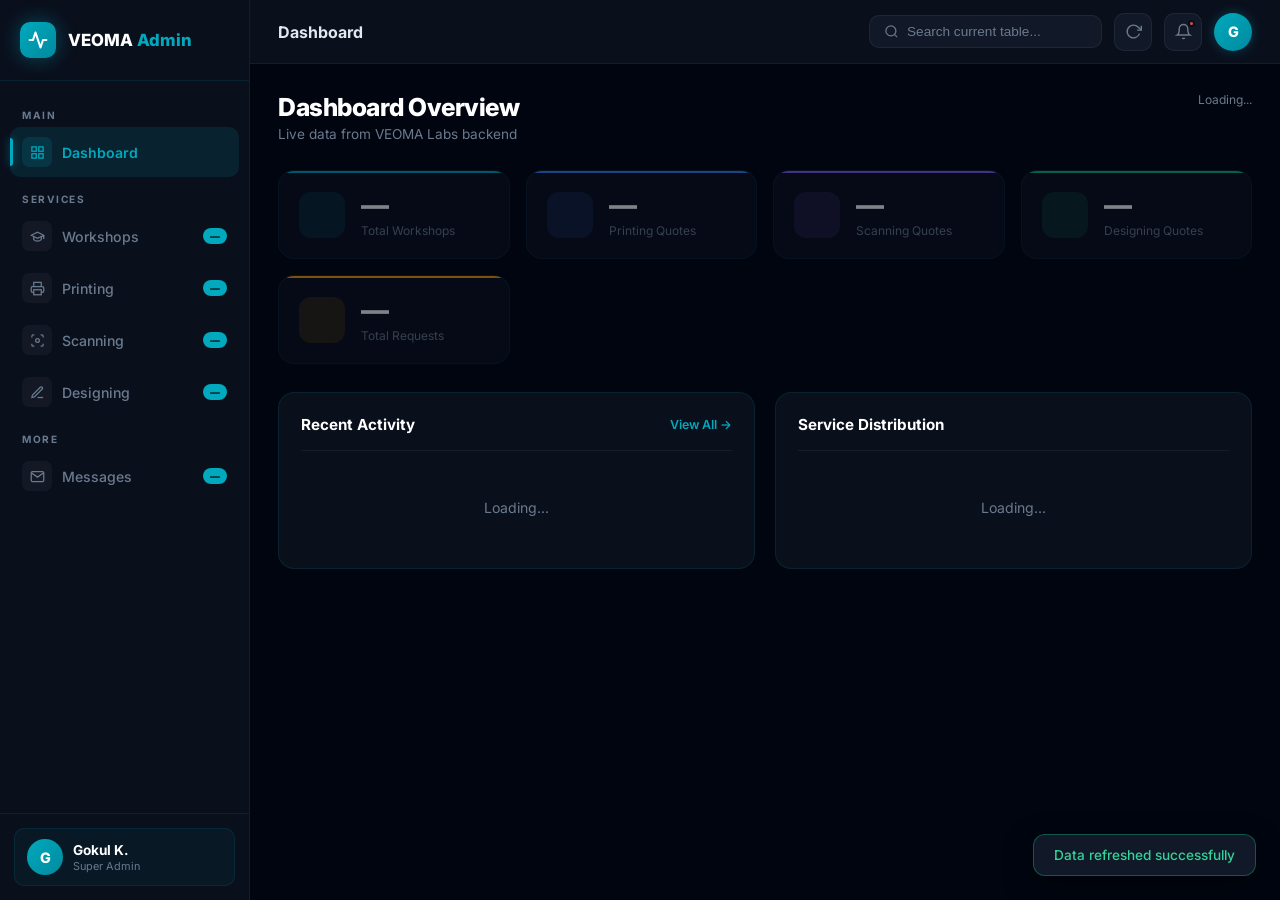
<file: admin/index.html>
<!DOCTYPE html>
<html lang="en">
<head>
    <meta charset="UTF-8">
    <meta name="viewport" content="width=device-width, initial-scale=1.0">
    <title>Admin Dashboard | VEOMA Labs</title>
    <link href="https://fonts.googleapis.com/css2?family=Inter:wght@300;400;500;600;700;800&display=swap" rel="stylesheet">
    <link rel="stylesheet" href="css/admin.css">
</head>
<body>

<!-- ── SIDEBAR ── -->
<aside class="sidebar" id="sidebar">
    <div class="sidebar-logo">
        <div class="logo-mark">
            <svg viewBox="0 0 24 24" fill="none" stroke="#fff" stroke-width="2.5" stroke-linecap="round" stroke-linejoin="round"><polyline points="22 12 18 12 15 21 9 3 6 12 2 12"/></svg>
        </div>
        <span class="logo-text">VEOMA <span>Admin</span></span>
    </div>

    <nav class="sidebar-nav">
        <div class="nav-section-label">Main</div>
        <a href="#" class="nav-item active" data-page="dashboard">
            <span class="nav-icon"><svg viewBox="0 0 24 24" fill="none" stroke="currentColor" stroke-width="2"><rect x="3" y="3" width="7" height="7"/><rect x="14" y="3" width="7" height="7"/><rect x="14" y="14" width="7" height="7"/><rect x="3" y="14" width="7" height="7"/></svg></span>
            <span>Dashboard</span>
        </a>

        <div class="nav-section-label">Services</div>
        <a href="#" class="nav-item" data-page="workshop">
            <span class="nav-icon"><svg viewBox="0 0 24 24" fill="none" stroke="currentColor" stroke-width="2"><path d="M22 10v6M2 10l10-5 10 5-10 5z"/><path d="M6 12v5c3 3 9 3 12 0v-5"/></svg></span>
            <span>Workshops</span>
            <span class="nav-badge" id="badge-workshop">—</span>
        </a>
        <a href="#" class="nav-item" data-page="printing">
            <span class="nav-icon"><svg viewBox="0 0 24 24" fill="none" stroke="currentColor" stroke-width="2"><polyline points="6 9 6 2 18 2 18 9"/><path d="M6 18H4a2 2 0 0 1-2-2v-5a2 2 0 0 1 2-2h16a2 2 0 0 1 2 2v5a2 2 0 0 1-2 2h-2"/><rect x="6" y="14" width="12" height="8"/></svg></span>
            <span>Printing</span>
            <span class="nav-badge" id="badge-printing">—</span>
        </a>
        <a href="#" class="nav-item" data-page="scanning">
            <span class="nav-icon"><svg viewBox="0 0 24 24" fill="none" stroke="currentColor" stroke-width="2"><path d="M3 7V5a2 2 0 0 1 2-2h2"/><path d="M17 3h2a2 2 0 0 1 2 2v2"/><path d="M21 17v2a2 2 0 0 1-2 2h-2"/><path d="M7 21H5a2 2 0 0 1-2-2v-2"/><circle cx="12" cy="12" r="3"/></svg></span>
            <span>Scanning</span>
            <span class="nav-badge" id="badge-scanning">—</span>
        </a>
        <a href="#" class="nav-item" data-page="designing">
            <span class="nav-icon"><svg viewBox="0 0 24 24" fill="none" stroke="currentColor" stroke-width="2"><path d="M12 20h9"/><path d="M16.5 3.5a2.121 2.121 0 0 1 3 3L7 19l-4 1 1-4L16.5 3.5z"/></svg></span>
            <span>Designing</span>
            <span class="nav-badge" id="badge-designing">—</span>
        </a>

        <div class="nav-section-label">More</div>
        <a href="#" class="nav-item" data-page="contact">
            <span class="nav-icon"><svg viewBox="0 0 24 24" fill="none" stroke="currentColor" stroke-width="2"><path d="M4 4h16c1.1 0 2 .9 2 2v12c0 1.1-.9 2-2 2H4c-1.1 0-2-.9-2-2V6c0-1.1.9-2 2-2z"/><polyline points="22,6 12,13 2,6"/></svg></span>
            <span>Messages</span>
            <span class="nav-badge" id="badge-contact">—</span>
        </a>
    </nav>

    <div class="sidebar-footer">
        <div class="admin-profile">
            <div class="admin-avatar">G</div>
            <div>
                <span class="admin-name">Gokul K.</span>
                <span class="admin-role">Super Admin</span>
            </div>
        </div>
    </div>
</aside>

<!-- Sidebar Overlay -->
<div class="sidebar-overlay" id="sidebarOverlay"></div>

<!-- ── MAIN ── -->
<div class="main-wrapper">

    <header class="topbar">
        <div class="topbar-left">
            <button class="menu-toggle" id="menuToggle">
                <svg width="20" height="20" viewBox="0 0 24 24" fill="none" stroke="currentColor" stroke-width="2"><line x1="3" y1="6" x2="21" y2="6"/><line x1="3" y1="12" x2="21" y2="12"/><line x1="3" y1="18" x2="21" y2="18"/></svg>
            </button>
            <span class="page-title" id="pageTitle">Dashboard</span>
        </div>
        <div class="topbar-right">
            <div class="topbar-search">
                <svg viewBox="0 0 24 24" fill="none" stroke="currentColor" stroke-width="2"><circle cx="11" cy="11" r="8"/><line x1="21" y1="21" x2="16.65" y2="16.65"/></svg>
                <input type="text" id="globalSearch" placeholder="Search current table...">
            </div>
            <button class="topbar-btn" id="refreshBtn" title="Refresh Data">
                <svg viewBox="0 0 24 24" fill="none" stroke="currentColor" stroke-width="2"><polyline points="23 4 23 10 17 10"/><path d="M20.49 15a9 9 0 1 1-2.12-9.36L23 10"/></svg>
            </button>
            <div class="topbar-btn" style="position:relative;">
                <svg viewBox="0 0 24 24" fill="none" stroke="currentColor" stroke-width="2"><path d="M18 8A6 6 0 0 0 6 8c0 7-3 9-3 9h18s-3-2-3-9"/><path d="M13.73 21a2 2 0 0 1-3.46 0"/></svg>
                <span class="notif-dot"></span>
            </div>
            <div class="topbar-avatar">G</div>
        </div>
    </header>

    <main class="content">

        <!-- ── DASHBOARD ── -->
        <div class="page active" id="page-dashboard">
            <div class="page-header">
                <div>
                    <h1>Dashboard Overview</h1>
                    <p>Live data from VEOMA Labs backend</p>
                </div>
                <div class="header-actions">
                    <span class="last-updated" id="lastUpdated">Loading...</span>
                </div>
            </div>

            <div class="cards-grid" id="statsGrid">
                <!-- Cards injected by JS -->
                <div class="summary-card card-cyan skeleton"><div class="card-icon"></div><div class="card-info"><div class="card-value">—</div><div class="card-label">Total Workshops</div></div></div>
                <div class="summary-card card-blue skeleton"><div class="card-icon"></div><div class="card-info"><div class="card-value">—</div><div class="card-label">Printing Quotes</div></div></div>
                <div class="summary-card card-purple skeleton"><div class="card-icon"></div><div class="card-info"><div class="card-value">—</div><div class="card-label">Scanning Quotes</div></div></div>
                <div class="summary-card card-green skeleton"><div class="card-icon"></div><div class="card-info"><div class="card-value">—</div><div class="card-label">Designing Quotes</div></div></div>
                <div class="summary-card card-orange skeleton"><div class="card-icon"></div><div class="card-info"><div class="card-value">—</div><div class="card-label">Total Requests</div></div></div>
            </div>

            <div class="section-grid">
                <div class="section-card">
                    <div class="section-card-header">
                        <h3>Recent Activity</h3>
                        <span class="view-all" onclick="switchPage('workshop')">View All →</span>
                    </div>
                    <div id="recentActivity"><div class="loader-row">Loading...</div></div>
                </div>
                <div class="section-card">
                    <div class="section-card-header"><h3>Service Distribution</h3></div>
                    <div class="breakdown-list" id="distributionChart">
                        <div class="loader-row">Loading...</div>
                    </div>
                </div>
            </div>
        </div>

        <!-- ── DATA PAGES (generated by JS) ── -->
        <div class="page" id="page-workshop"></div>
        <div class="page" id="page-printing"></div>
        <div class="page" id="page-scanning"></div>
        <div class="page" id="page-designing"></div>
        <div class="page" id="page-contact"></div>

    </main>
</div>

<!-- Toast -->
<div id="toast" class="toast"></div>

<script src="js/admin.js"></script>
</body>
</html>
</file>
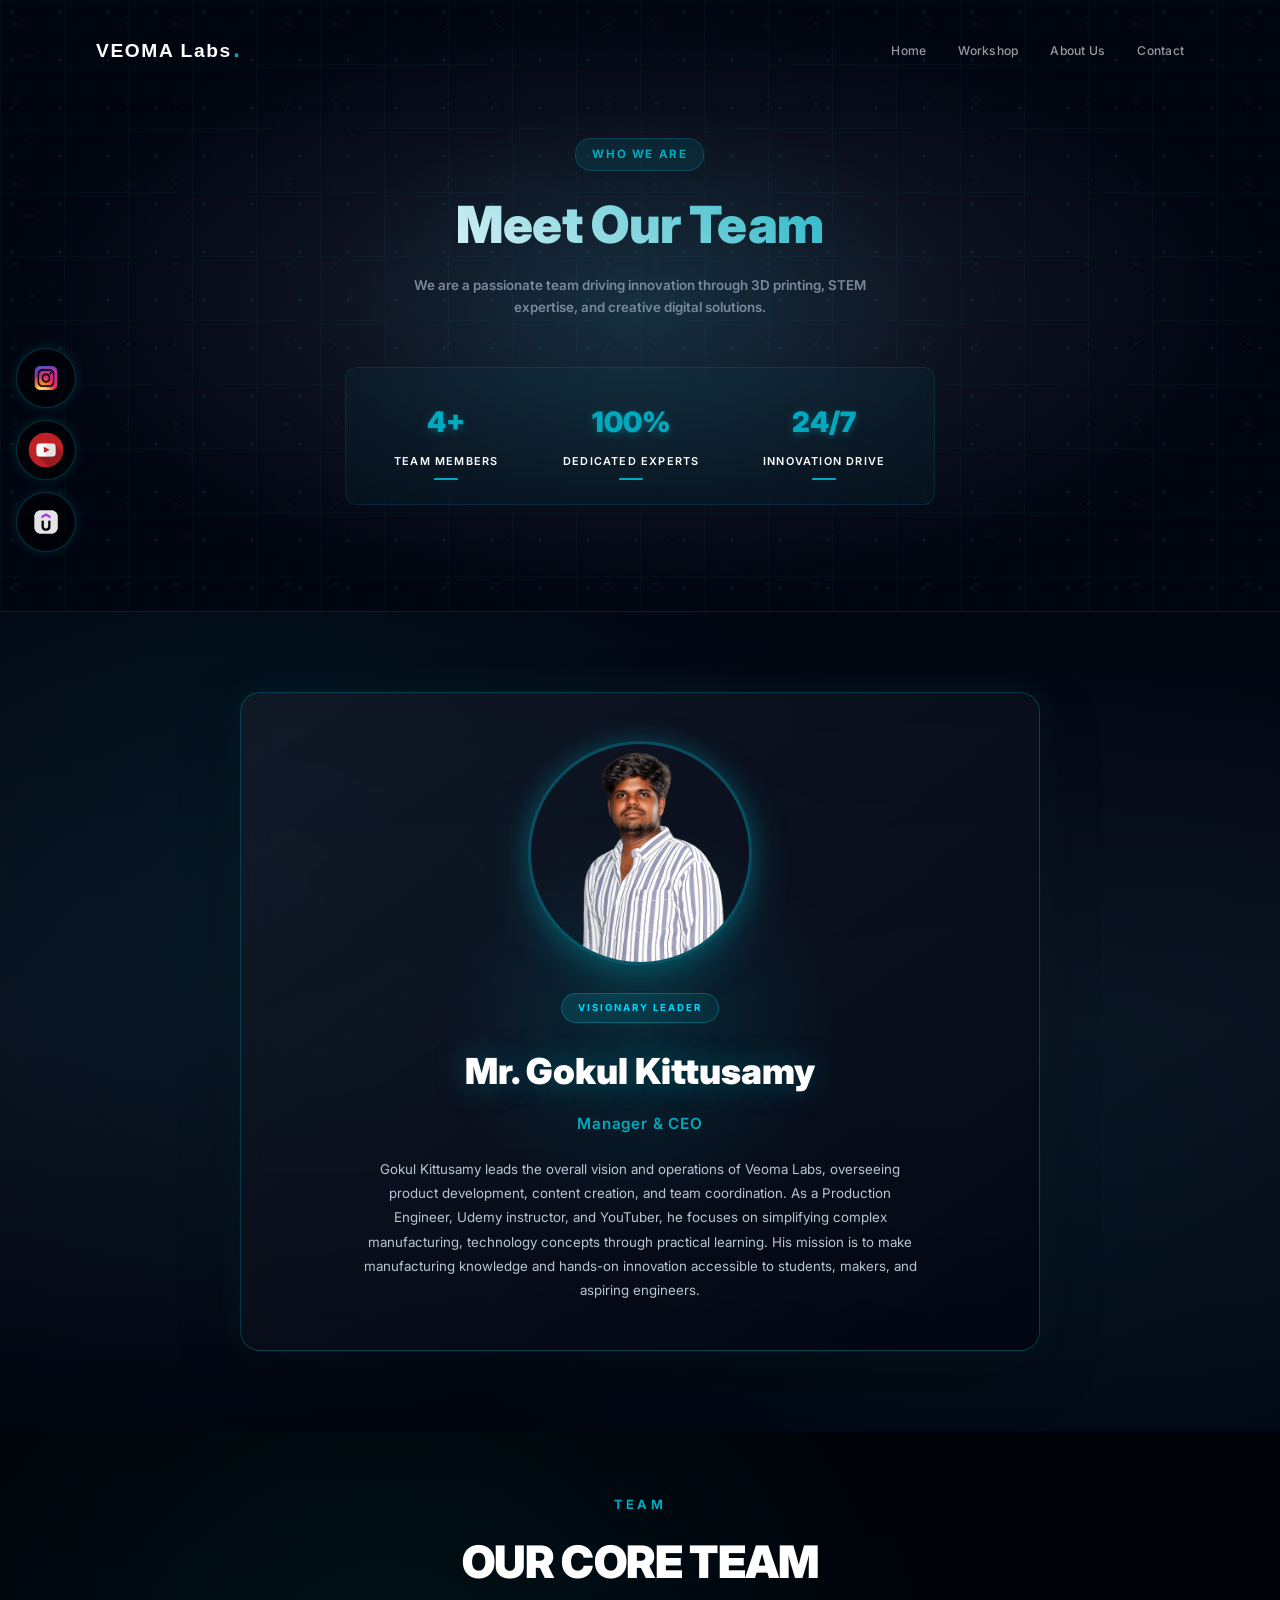
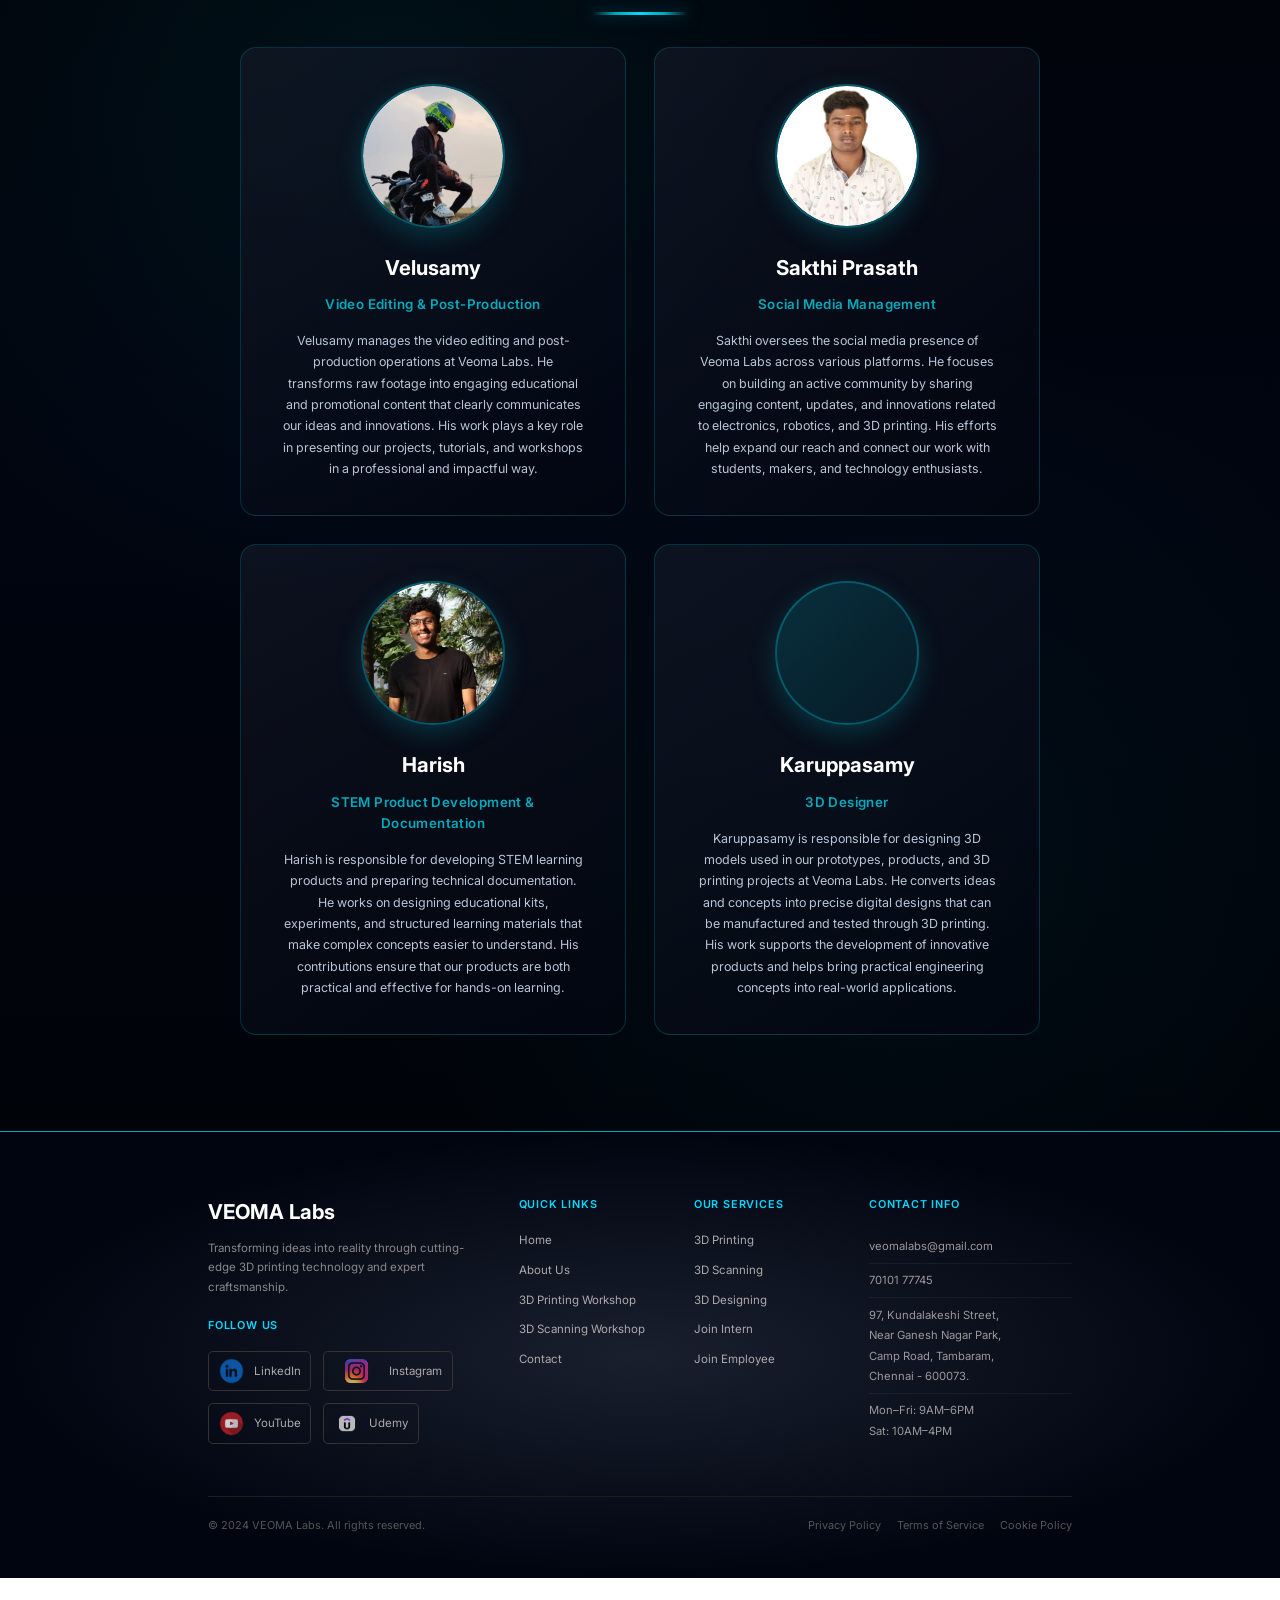
<file: about.html>
<!DOCTYPE html>
<html lang="en">

<head>
    <meta charset="UTF-8">
    <meta name="viewport" content="width=device-width, initial-scale=1.0">
    <title>About Us | VEOMA Labs</title>
    <link href="https://fonts.googleapis.com/css2?family=Inter:wght@300;400;500;600;700;800;900&display=swap" rel="stylesheet">
    <link rel="stylesheet" href="css/styles.css">
    <link rel="stylesheet" href="css/premium-navbar.css">
    <link rel="stylesheet" href="css/premium-footer.css?v=2">
    <link rel="stylesheet" href="css/about.css?v=2">
</head>

<body>
    <!-- Floating Social Icons -->
    <div class="floating-social">
        <a href="https://www.instagram.com/veoma_labs?igsh=MWdsaXY2ZTlnbnpqNg==" target="_blank" class="social-icon insta-icon" title="Instagram"><img src="images/icons/insta.png" alt="Instagram"></a>
        <a href="https://www.youtube.com/@veoma_labs" target="_blank" class="social-icon" title="YouTube"><img src="images/icons/youtube.png" alt="YouTube"></a>
        <a href="https://www.udemy.com/course/3d-printing-from-basics-to-advanced-design-materials/?couponCode=GOKUL599" target="_blank" class="social-icon" title="Udemy"><img src="images/icons/udemy.png" alt="Udemy"></a>
    </div>
    <!-- Include Navbar -->
    <div id="navbar-placeholder"></div>

    <!-- Section 1: Introduction -->
    <section class="about-intro workshop-hero">
        <div class="hero-background">
            <div class="hero-pattern"></div>
            <div class="hero-glow"></div>
        </div>
        <div class="container">
            <div class="hero-content">
                <div class="hero-badge">WHO WE ARE</div>
                <h1>Meet Our Team</h1>
                <p>We are a passionate team driving innovation through 3D printing, STEM expertise, and creative digital solutions.</p>
                <div class="hero-stats">
                    <div class="stat">
                        <span class="stat-number">4+</span>
                        <span class="stat-label">Team Members</span>
                    </div>
                    <div class="stat">
                        <span class="stat-number">100%</span>
                        <span class="stat-label">Dedicated Experts</span>
                    </div>
                    <div class="stat">
                        <span class="stat-number">24/7</span>
                        <span class="stat-label">Innovation Drive</span>
                    </div>
                </div>
            </div>
        </div>
    </section>

    <!-- Section 2: CEO Spotlight -->
    <section class="ceo-spotlight">
        <div class="container">
            <div class="ceo-card">
                <div class="ceo-glow"></div>
                <div class="ceo-content">
                    <div class="ceo-image-wrapper">
                            <img src="images/About-us/gokul.png" alt="Mr. Gokul Kittusamy">
            
                    </div>
                    <span class="ceo-badge">VISIONARY LEADER</span>
                    <h2 class="ceo-name">Mr. Gokul Kittusamy</h2>
                    <p class="ceo-role">Manager & CEO</p>
                    <p class="ceo-desc">Gokul Kittusamy leads the overall vision and operations of Veoma Labs, overseeing product development, content creation, and team coordination. As a Production Engineer, Udemy instructor, and YouTuber, he focuses on simplifying complex manufacturing, technology concepts through practical learning. His mission is to make manufacturing knowledge and hands-on innovation accessible to students, makers, and aspiring engineers.</p>
                </div>
            </div>
        </div>
    </section>

    <!-- Section 3: Core Team -->
    <section class="core-team">
        <div class="container">
            <h2 class="team-title">Our Core Team</h2>
            <div class="team-grid">
                <!-- Team Member 1 -->
                <div class="team-card">
                    <div class="team-card-inner">
                        <div class="team-image-placeholder"><img src="images/About-us/velu.jpeg" alt="Velusamy" style="width:100%;height:100%;object-fit:cover;border-radius:50%;"></div>
                        <h3 class="team-name">Velusamy</h3>
                        <p class="team-role">Video Editing &amp; Post-Production</p>
                        <p class="team-desc">Velusamy manages the video editing and post-production operations at Veoma Labs. He transforms raw footage into engaging educational and promotional content that clearly communicates our ideas and innovations. His work plays a key role in presenting our projects, tutorials, and workshops in a professional and impactful way.</p>
                    </div>
                </div>

                <!-- Team Member 2 -->
                <div class="team-card">
                    <div class="team-card-inner">
                        <div class="team-image-placeholder"><img src="images/About-us/sakthi.jpeg" alt="Sakthi" style="width:100%;height:100%;object-fit:cover;border-radius:50%;"></div>
                        <h3 class="team-name">Sakthi Prasath</h3>
                        <p class="team-role">Social Media Management</p>
                        <p class="team-desc">Sakthi oversees the social media presence of Veoma Labs across various platforms. He focuses on building an active community by sharing engaging content, updates, and innovations related to electronics, robotics, and 3D printing. His efforts help expand our reach and connect our work with students, makers, and technology enthusiasts.</p>
                    </div>
                </div>

                <!-- Team Member 3 -->
                <div class="team-card">
                    <div class="team-card-inner">
                        <div class="team-image-placeholder"><img src="images/About-us/harish.jpeg" alt="Harish" style="width:100%;height:100%;object-fit:cover;border-radius:50%;"></div>
                        <h3 class="team-name">Harish</h3>
                        <p class="team-role">STEM Product Development &amp; Documentation</p>
                        <p class="team-desc">Harish is responsible for developing STEM learning products and preparing technical documentation. He works on designing educational kits, experiments, and structured learning materials that make complex concepts easier to understand. His contributions ensure that our products are both practical and effective for hands-on learning.</p>
                    </div>
                </div>

                <!-- Team Member 4 -->
                <div class="team-card">
                    <div class="team-card-inner">
                        <div class="team-image-placeholder"></div>
                        <h3 class="team-name">Karuppasamy</h3>
                        <p class="team-role">3D Designer</p>
                        <p class="team-desc">Karuppasamy is responsible for designing 3D models used in our prototypes, products, and 3D printing projects at Veoma Labs. He converts ideas and concepts into precise digital designs that can be manufactured and tested through 3D printing. His work supports the development of innovative products and helps bring practical engineering concepts into real-world applications.</p>
                    </div>
                </div>
            </div>
        </div>
    </section>

    <!-- Include Footer -->
    <div id="footer-placeholder"></div>

    <script src="js/main.js"></script>
</body>

</html>
</file>
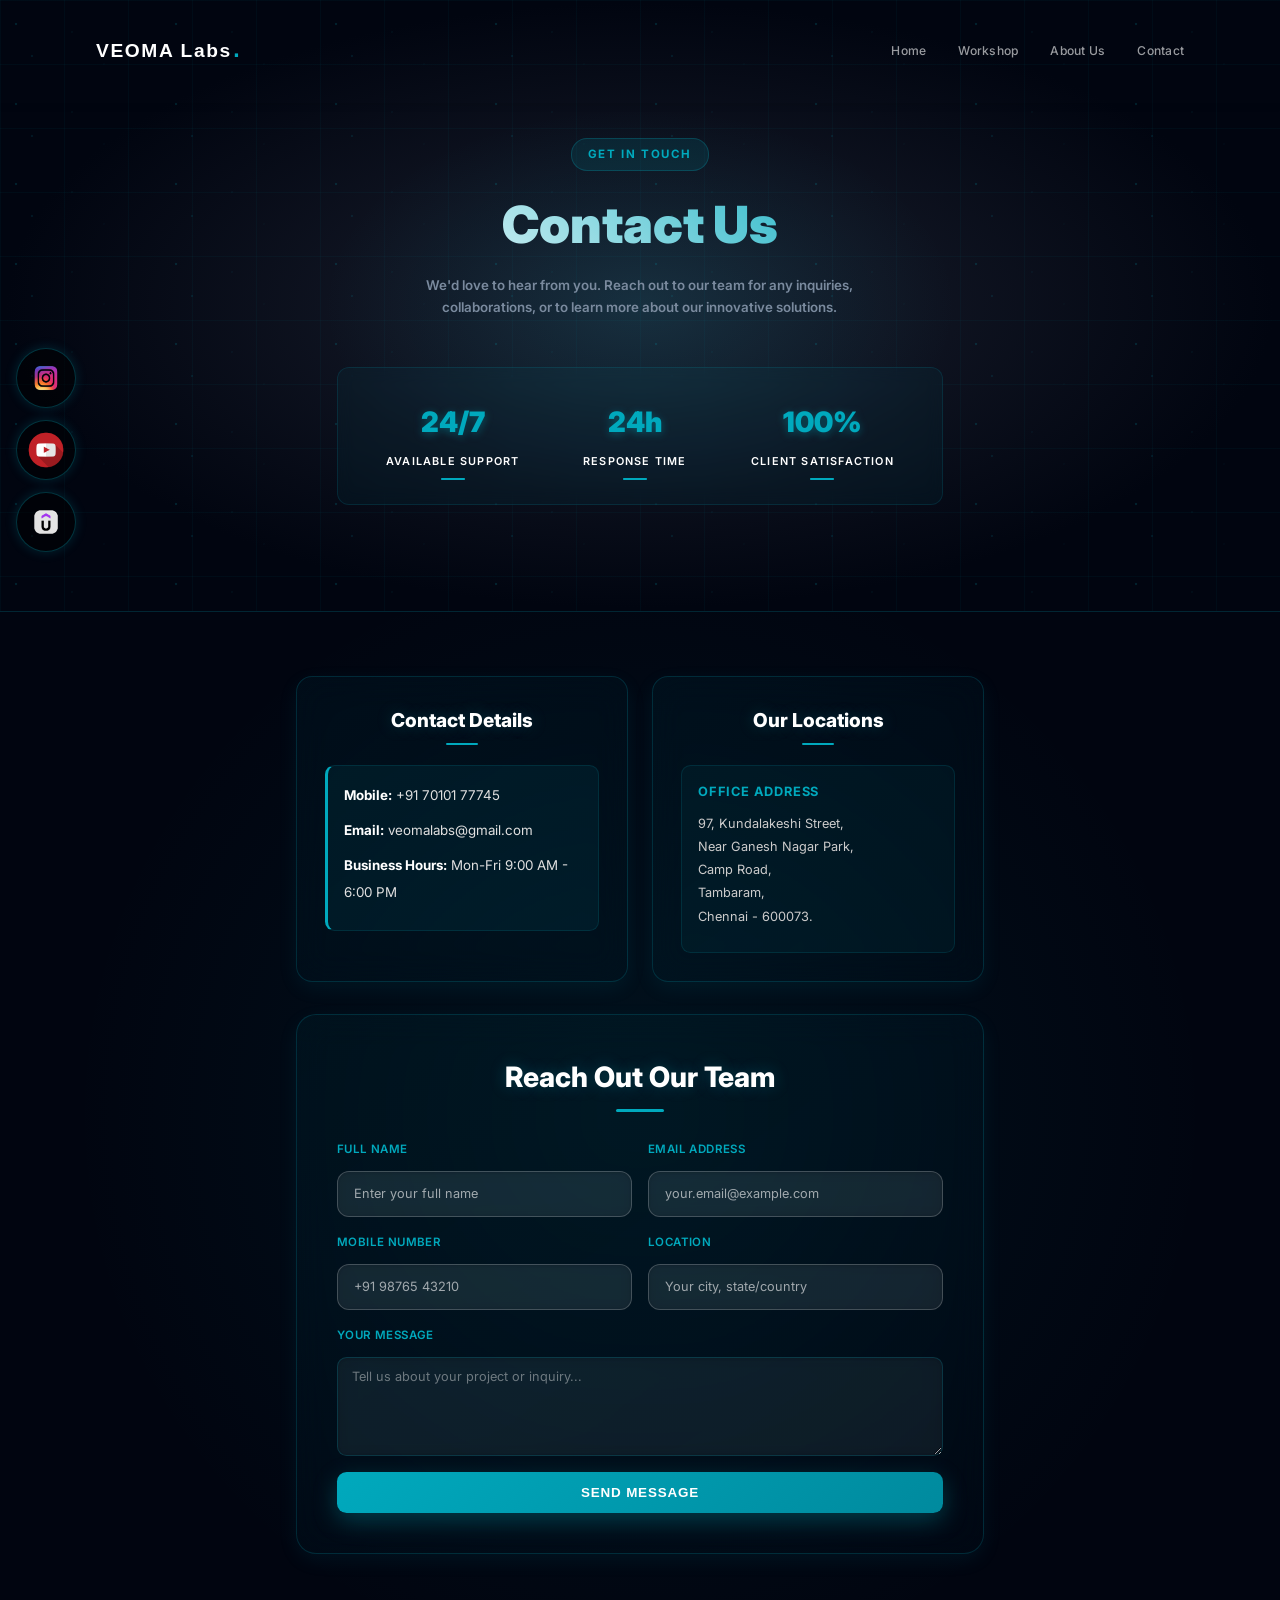
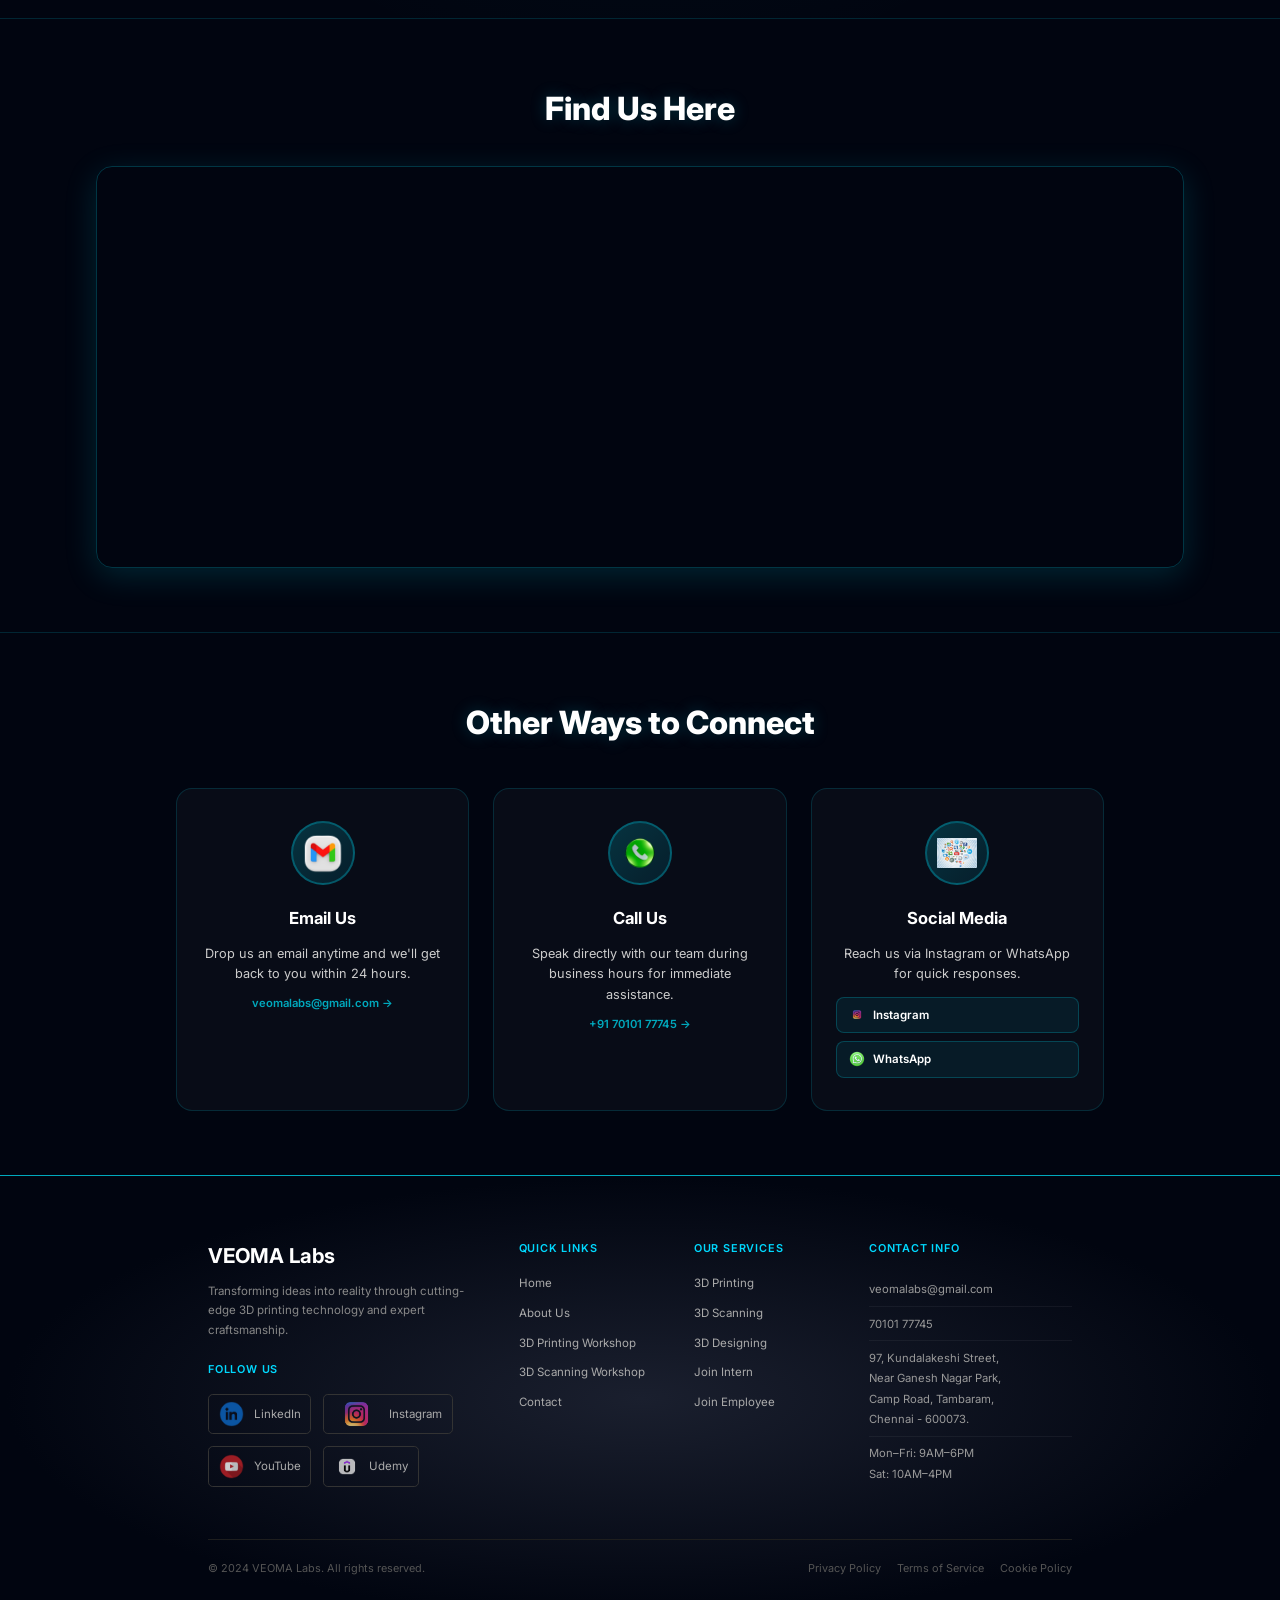
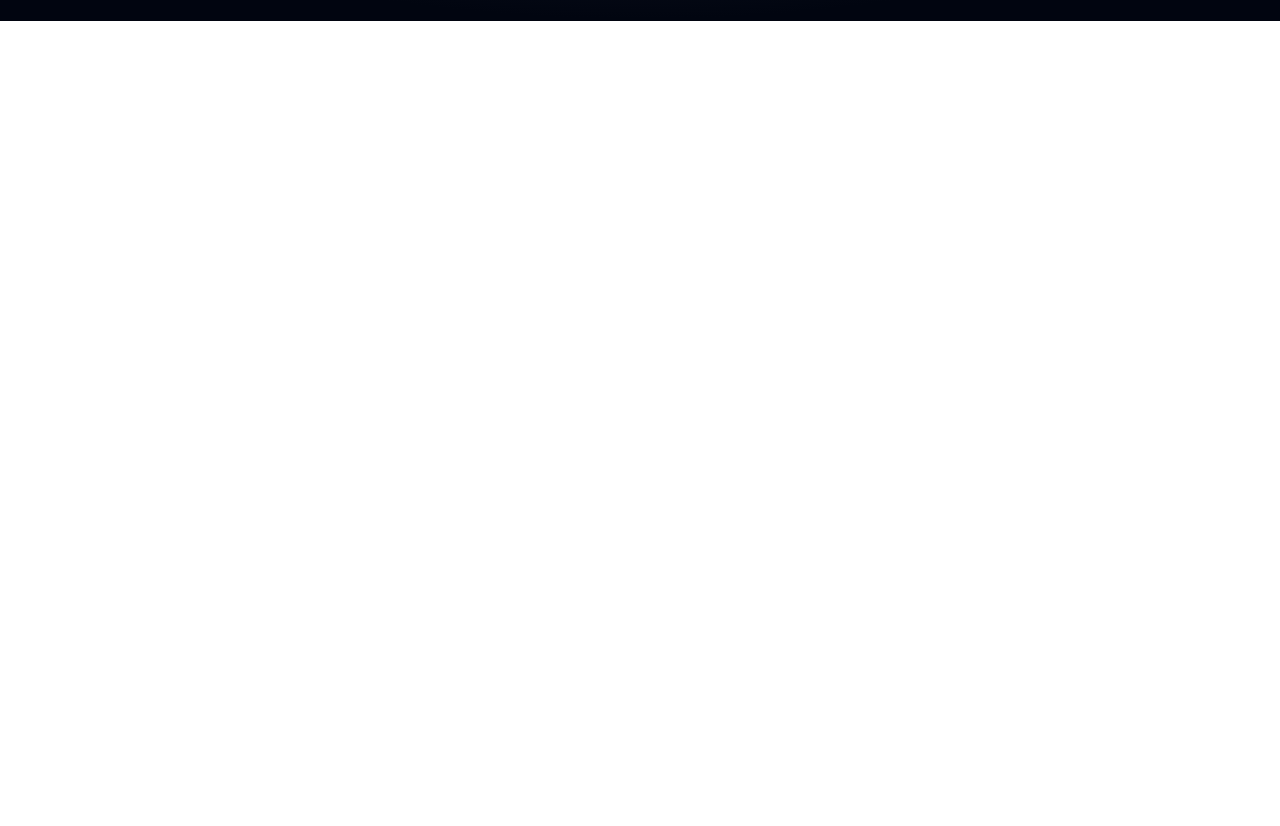
<file: contactus.html>
<!DOCTYPE html>
<html lang="en">

<head>
    <meta charset="UTF-8">
    <meta name="viewport" content="width=device-width, initial-scale=1.0">
    <title>Contact Us | VEOMA Labs</title>
    <link href="https://fonts.googleapis.com/css2?family=Inter:wght@300;400;500;600;700;800;900&display=swap" rel="stylesheet">

    <!-- Styles -->
    <link rel="stylesheet" href="css/styles.css">
    <link rel="stylesheet" href="css/premium-navbar.css">
    <link rel="stylesheet" href="css/premium-footer.css?v=2">
    <link rel="stylesheet" href="css/contact.css">
</head>

<body>
    <!-- Floating Social Icons -->
    <div class="floating-social">
        <a href="https://www.instagram.com/veoma_labs?igsh=MWdsaXY2ZTlnbnpqNg==" target="_blank" class="social-icon insta-icon" title="Instagram"><img src="images/icons/insta.png" alt="Instagram"></a>
        <a href="https://www.youtube.com/@veoma_labs" target="_blank" class="social-icon" title="YouTube"><img src="images/icons/youtube.png" alt="YouTube"></a>
        <a href="https://www.udemy.com/course/3d-printing-from-basics-to-advanced-design-materials/?couponCode=GOKUL599" target="_blank" class="social-icon" title="Udemy"><img src="images/icons/udemy.png" alt="Udemy"></a>
    </div>
    <!-- Navbar Placeholder -->
    <div id="navbar-placeholder"></div>

    <!-- Hero Section -->
    <section class="contact-hero">
        <div class="hero-background">
            <div class="hero-pattern"></div>
            <div class="hero-glow"></div>
        </div>
        <div class="container">
            <div class="hero-content">
                <div class="hero-badge">GET IN TOUCH</div>
                <h1>Contact Us</h1>
                <p>We'd love to hear from you. Reach out to our team for any inquiries, collaborations, or to learn more about our innovative solutions.</p>
                <div class="hero-stats">
                    <div class="stat">
                        <span class="stat-number">24/7</span>
                        <span class="stat-label">Available Support</span>
                    </div>
                    <div class="stat">
                        <span class="stat-number">24h</span>
                        <span class="stat-label">Response Time</span>
                    </div>
                    <div class="stat">
                        <span class="stat-number">100%</span>
                        <span class="stat-label">Client Satisfaction</span>
                    </div>
                </div>
            </div>
        </div>
    </section>

    <!-- Main Content -->
    <div class="contact-main">
        <div class="container">

            <!-- Our Locations + Contact Details - Side by Side Top -->
            <div class="contact-info-grid">
                <div class="contact-info">
                    <h2>Contact Details</h2>
                    <div class="office-details contact-details-highlight">
                        <p><strong>Mobile:</strong> +91 70101 77745</p>
                        <p><strong>Email:</strong> veomalabs@gmail.com</p>
                        <p><strong>Business Hours:</strong> Mon-Fri 9:00 AM - 6:00 PM</p>
                    </div>
                </div>
                <div class="contact-info">
                    <h2>Our Locations</h2>
                    <div class="office-details">
                        <h3>Office Address</h3>
                        <p>97, Kundalakeshi Street,<br>
                        Near Ganesh Nagar Park,<br>
                        Camp Road,<br>
                        Tambaram,<br>
                        Chennai - 600073.</p>
                    </div>
                </div>
            </div>

            <!-- Reach Out Form - Centered Below -->
            <div class="contact-form-container">
                <h2>Reach Out Our Team</h2>
                <form id="contactForm" class="contact-form">
                    <div class="form-row-two">
                        <div class="form-group">
                            <label for="name">Full Name</label>
                            <input type="text" id="name" name="name" placeholder="Enter your full name" required>
                        </div>
                        <div class="form-group">
                            <label for="email">Email Address</label>
                            <input type="email" id="email" name="email" placeholder="your.email@example.com" required>
                        </div>
                    </div>
                    <div class="form-row-two">
                        <div class="form-group">
                            <label for="mobile">Mobile Number</label>
                            <input type="tel" id="mobile" name="mobile" placeholder="+91 98765 43210" required>
                        </div>
                        <div class="form-group">
                            <label for="location">Location</label>
                            <input type="text" id="location" name="location" placeholder="Your city, state/country" required>
                        </div>
                    </div>
                    <div class="form-group">
                        <label for="message">Your Message</label>
                        <textarea id="message" name="message" rows="5" placeholder="Tell us about your project or inquiry..." required></textarea>
                    </div>
                    <button type="submit" class="submit-btn">Send Message</button>
                </form>
            </div>

        </div>
    </div>

    <!-- Map Section -->
    <section class="map-section">
        <div class="map-full-container">
            <h2 class="map-title">Find Us Here</h2>
            <div class="map-wrapper">
                <iframe 
                    src="https://www.google.com/maps/embed?pb=!1m18!1m12!1m3!1d845.8607667443786!2d80.14611878161665!3d12.92588410953312!2m3!1f0!2f0!3f0!3m2!1i1024!2i768!4f13.1!3m3!1m2!1s0x3a525ee3ad78a709%3A0x1120a822aa567e28!2s11%2F98%2C%20100%20Feet%20Rd%2C%20East%20Tambaram%2C%20Selaiyur%2C%20Chennai%2C%20Tamil%20Nadu%20600073!5e0!3m2!1sen!2sin!4v1775559131194!5m2!1sen!2sin"
                    allowfullscreen="" 
                    loading="lazy" 
                    referrerpolicy="no-referrer-when-downgrade">
                </iframe>
            </div>
        </div>
    </section>

    <!-- Contact Methods Section -->
    <section class="contact-methods">
        <div class="methods-container">
            <h2 class="methods-title">Other Ways to Connect</h2>
            <div class="methods-grid">

                <!-- Email -->
                <a href="https://mail.google.com/mail/u/0/?view=cm&fs=1&to=veomalabs@gmail.com&su=Inquiry+from+Website" target="_blank" class="method-card" style="text-decoration:none;">
                    <div class="method-icon"><img src="images/Join-us/gmail.png" alt="Email" style="width:50px;height:50px;object-fit:contain;"></div>
                    <h3 class="method-title">Email Us</h3>
                    <p class="method-desc">Drop us an email anytime and we'll get back to you within 24 hours.</p>
                    <span class="method-action">veomalabs@gmail.com →</span>
                </a>

                <!-- Phone -->
                <a href="tel:+917010177745" class="method-card" style="text-decoration:none;">
                    <div class="method-icon"><img src="images/icons/phone.png" alt="Call" style="width:50px;height:50px;object-fit:contain;border-radius:8px;"></div>
                    <h3 class="method-title">Call Us</h3>
                    <p class="method-desc">Speak directly with our team during business hours for immediate assistance.</p>
                    <span class="method-action">+91 70101 77745 →</span>
                </a>

                <!-- Social Media -->
                <div class="method-card" onclick="toggleSocialOptions(this)" style="cursor:pointer;">
                    <div class="method-icon"><img src="images/icons/all-in-one-socialmedia.jpg" alt="Social Media" style="width:50px;height:50px;object-fit:contain;border-radius:8px;"></div>
                    <h3 class="method-title">Social Media</h3>
                    <p class="method-desc">Reach us via Instagram or WhatsApp for quick responses.</p>
                    <div class="social-options" style="display:none; margin-top:15px; display:flex; flex-direction:column; gap:10px;">
                        <a href="https://www.instagram.com/veoma_labs?igsh=MWdsaXY2ZTlnbnpqNg==" target="_blank" class="social-option-btn" onclick="event.stopPropagation()">
                            <img src="images/icons/insta.png" alt="Instagram" style="width:20px;height:20px;object-fit:contain;"> Instagram
                        </a>
                        <a href="https://wa.me/917010177745?text=Hi, I found you on VEOMA Labs website" target="_blank" class="social-option-btn" onclick="event.stopPropagation()">
                            <img src="images/Join-us/whats-app.png" alt="WhatsApp" style="width:20px;height:20px;object-fit:contain;"> WhatsApp
                        </a>
                    </div>
                </div>

            </div>
        </div>
    </section>

    <!-- Success Popup -->
    <div id="successPopup" style="display:none; position:fixed; inset:0; z-index:9999; background:rgba(0,0,0,0.75); backdrop-filter:blur(8px); align-items:center; justify-content:center;">
        <div style="background:linear-gradient(145deg,#0f1520,#080d18); border:1px solid rgba(0,169,189,0.4); border-radius:24px; padding:50px 40px; width:90%; max-width:440px; text-align:center; box-shadow:0 25px 60px rgba(0,169,189,0.25); animation:modalSlideIn 0.35s cubic-bezier(0.23,1,0.32,1);">
            <div style="font-size:3.5rem; margin-bottom:16px;">✅</div>
            <h3 style="color:#ffffff; font-size:1.5rem; font-weight:800; margin-bottom:10px;">Successfully Submitted!</h3>
            <p id="successMessage" style="color:#a0aec0; font-size:0.95rem; margin-bottom:30px; line-height:1.6;"></p>
            <div style="display:flex; gap:12px; justify-content:center; flex-wrap:wrap;">
                <a href="contactus.html" style="padding:12px 24px; background:linear-gradient(135deg,#00a9bd,#008a9e); color:#fff; border-radius:12px; font-weight:700; text-decoration:none; font-size:0.9rem;">Contact Us</a>
                <button onclick="closeSuccessPopup()" style="padding:12px 24px; background:rgba(255,255,255,0.08); color:#fff; border:1px solid rgba(255,255,255,0.15); border-radius:12px; font-weight:600; font-size:0.9rem; cursor:pointer;">Close</button>
            </div>
        </div>
    </div>
    <style>@keyframes modalSlideIn{from{opacity:0;transform:translateY(30px) scale(0.95)}to{opacity:1;transform:translateY(0) scale(1)}}</style>

    <!-- Footer Placeholder -->
    <div id="footer-placeholder"></div>

    <script src="js/api.js"></script>
    <script src="js/main.js"></script>
    <script>
        function toggleSocialOptions(card) {
            const opts = card.querySelector('.social-options');
            opts.style.display = opts.style.display === 'none' ? 'flex' : 'none';
        }

        document.addEventListener('DOMContentLoaded', () => {
            const form = document.getElementById('contactForm');
            form.addEventListener('submit', submitContactForm);
        });
    </script>
</body>

</html>
</file>
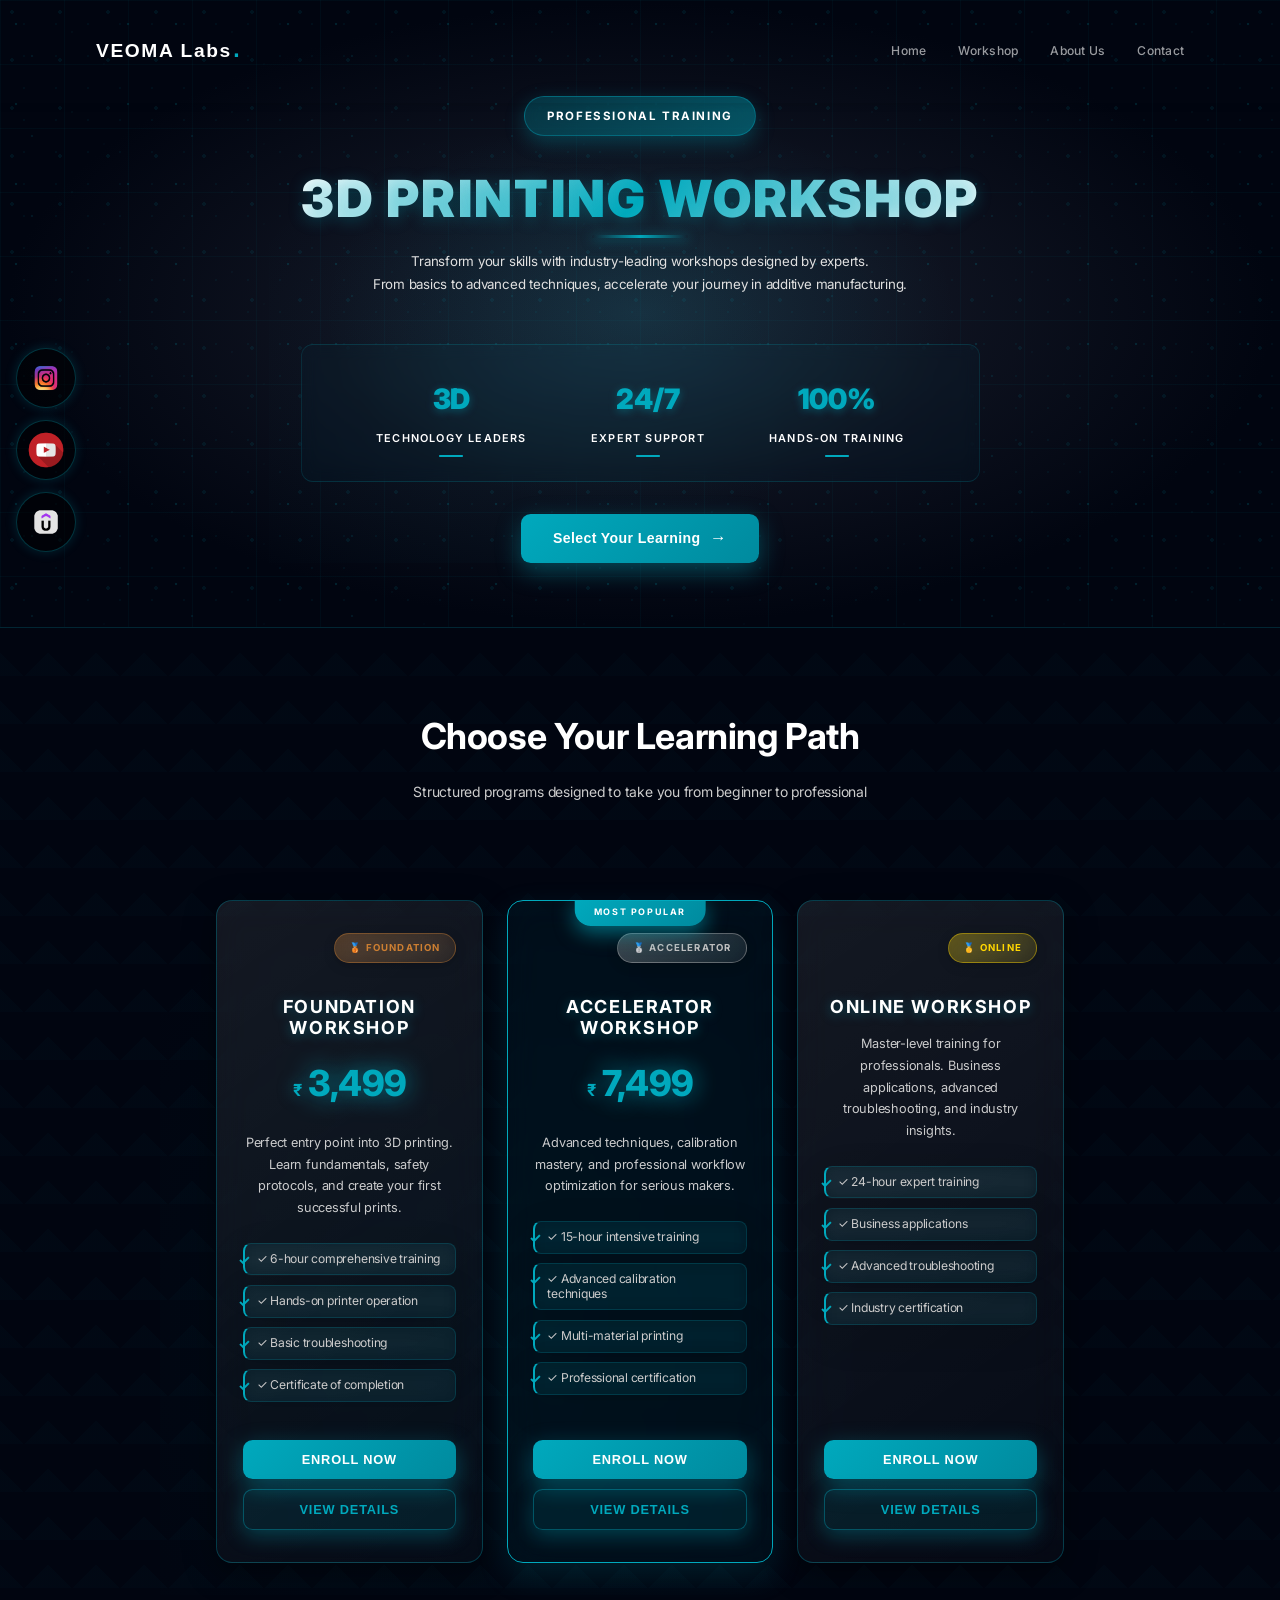
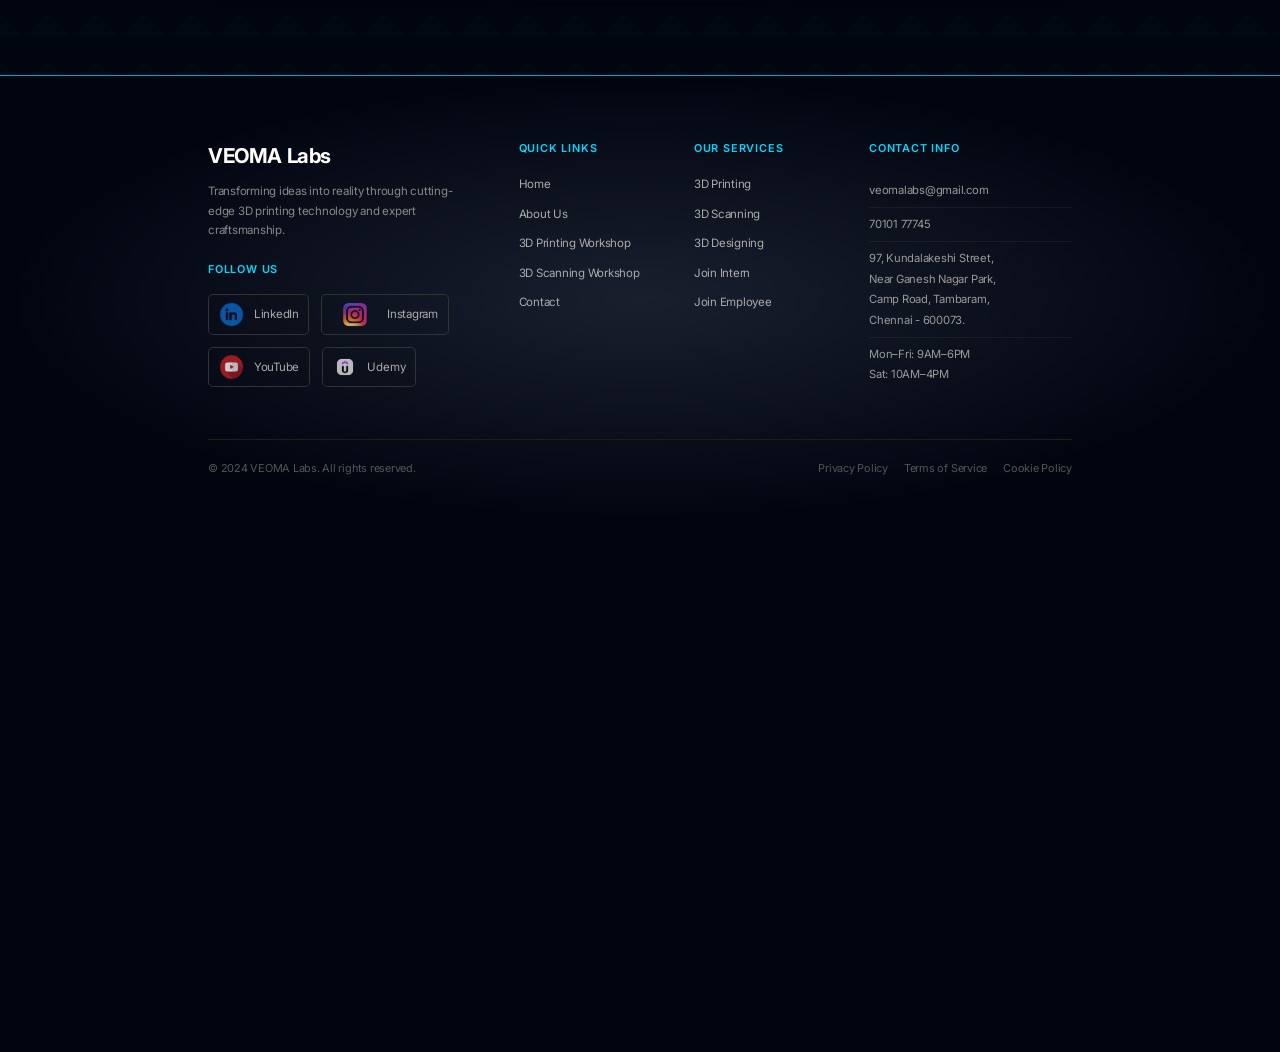
<file: workshop-printing.html>
<!DOCTYPE html>
<html lang="en">

<head>
    <meta charset="UTF-8">
    <meta name="viewport" content="width=device-width, initial-scale=1.0">
    <title>Professional Workshops | VEOMA Labs</title>
    <link href="https://fonts.googleapis.com/css2?family=Inter:wght@300;400;500;600;700;800&display=swap" rel="stylesheet">
    <link rel="stylesheet" href="css/styles.css">
    <link rel="stylesheet" href="css/premium-global.css">
    <link rel="stylesheet" href="css/premium-navbar.css">
    <link rel="stylesheet" href="css/premium-footer.css?v=2">
    <link rel="stylesheet" href="css/about.css">
    <link rel="stylesheet" href="css/workshops.css">
    
    <!-- <style>
        .contact-hero {
            padding: 120px 20px 60px;
            text-align: center;
            background: radial-gradient(circle at 50% 0%, rgba(0, 169, 189, 0.15), transparent 70%);
        }

        .hero-container {
            display: flex;
            align-items: center;
            justify-content: space-between;
            max-width: 1200px;
            margin: 0 auto;
            gap: 60px;
        }

        .hero-content {
            flex: 1;
            text-align: center ;
        }

        .hero-visual {
            flex: 1;
            position: relative;
            height: 400px;
            display: flex;
            align-items: center;
            justify-content: center;
        }

        .workshop-animation {
            position: relative;
            width: 350px;
            height: 350px;
        }

        .printer-base {
            position: absolute;
            bottom: 50px;
            left: 50%;
            transform: translateX(-50%);
            width: 200px;
            height: 120px;
            background: linear-gradient(145deg, #2a2a2a, #1a1a1a);
            border-radius: 10px;
            box-shadow: 0 10px 30px rgba(0, 0, 0, 0.3);
        }

        .build-plate {
            position: absolute;
            top: -10px;
            left: 20px;
            width: 160px;
            height: 20px;
            background: linear-gradient(145deg, #00a9bd, #008a9e);
            border-radius: 5px;
            animation: buildPlate 3s ease-in-out infinite;
        }

        .print-head {
            position: absolute;
            top: -40px;
            left: 50px;
            width: 100px;
            height: 30px;
            background: linear-gradient(145deg, #333, #222);
            border-radius: 5px;
            animation: printHead 4s ease-in-out infinite;
        }

        .nozzle {
            position: absolute;
            bottom: -5px;
            left: 45px;
            width: 10px;
            height: 10px;
            background: #ff6b35;
            border-radius: 50%;
            animation: nozzleGlow 2s ease-in-out infinite;
        }

        .filament-line {
            position: absolute;
            top: -35px;
            left: 95px;
            width: 2px;
            height: 60px;
            background: linear-gradient(to bottom, #00a9bd, transparent);
            animation: filamentFlow 2s linear infinite;
        }

        .floating-particles {
            position: absolute;
            width: 100%;
            height: 100%;
        }

        .particle {
            position: absolute;
            width: 4px;
            height: 4px;
            background: #00a9bd;
            border-radius: 50%;
            animation: particleFloat 6s ease-in-out infinite;
        }

        .particle:nth-child(1) {
            top: 20%;
            left: 10%;
            animation-delay: 0s;
        }

        .particle:nth-child(2) {
            top: 60%;
            right: 20%;
            animation-delay: 1.2s;
        }

        .particle:nth-child(3) {
            bottom: 30%;
            left: 30%;
            animation-delay: 2.4s;
        }

        .particle:nth-child(4) {
            top: 40%;
            right: 10%;
            animation-delay: 3.6s;
        }

        .particle:nth-child(5) {
            top: 80%;
            left: 60%;
            animation-delay: 4.8s;
        }

        .skill-badges {
            position: absolute;
            width: 100%;
            height: 100%;
        }

        .badge {
            position: absolute;
            padding: 8px 16px;
            background: rgba(0, 169, 189, 0.2);
            border: 1px solid rgba(0, 169, 189, 0.4);
            border-radius: 20px;
            color: #00a9bd;
            font-size: 0.8rem;
            font-weight: 600;
            animation: badgeFloat 5s ease-in-out infinite;
        }

        .badge-1 {
            top: 10%;
            right: 20%;
            animation-delay: 0s;
        }

        .badge-2 {
            bottom: 20%;
            right: 10%;
            animation-delay: 1.7s;
        }

        .badge-3 {
            top: 50%;
            left: 5%;
            animation-delay: 3.4s;
        }

        @keyframes buildPlate {
            0%, 100% { transform: translateY(0px); }
            50% { transform: translateY(-5px); }
        }

        @keyframes printHead {
            0%, 100% { transform: translateX(0px); }
            25% { transform: translateX(20px); }
            75% { transform: translateX(-20px); }
        }

        @keyframes nozzleGlow {
            0%, 100% { 
                box-shadow: 0 0 5px #ff6b35;
                transform: scale(1);
            }
            50% { 
                box-shadow: 0 0 15px #ff6b35, 0 0 25px #ff6b35;
                transform: scale(1.2);
            }
        }

        @keyframes filamentFlow {
            0% { opacity: 0; transform: translateY(0px); }
            50% { opacity: 1; }
            100% { opacity: 0; transform: translateY(30px); }
        }

        @keyframes particleFloat {
            0%, 100% { 
                transform: translateY(0px) scale(1);
                opacity: 0.3;
            }
            50% { 
                transform: translateY(-30px) scale(1.5);
                opacity: 1;
            }
        }

        @keyframes badgeFloat {
            0%, 100% { 
                transform: translateY(0px) rotate(0deg);
                opacity: 0.7;
            }
            50% { 
                transform: translateY(-15px) rotate(5deg);
                opacity: 1;
            }
        }

        .contact-hero h1 {
            font-size: 2.5rem;
            margin-bottom: 16px;
            background: linear-gradient(135deg, #ffffff, #a5b4fc);
            background-clip: text;
            -webkit-background-clip: text;
            -webkit-text-fill-color: transparent;
        }

        .contact-hero p {
            font-size: 1rem;
            color: #a5b4fc;
            margin-bottom: 0;
        }

        @media (max-width: 768px) {
            .contact-hero h1 {
                font-size: 2rem;
            }
            
            .hero-container {
                flex-direction: column;
                gap: 40px;
            }
            
            .hero-content {
                text-align: center;
            }
            
            .hero-visual {
                height: 300px;
            }
            
            .workshop-rings {
                width: 250px;
                height: 250px;
            }
            
            .ring-1 {
                width: 150px;
                height: 150px;
                top: 50px;
                left: 50px;
            }
            
            .ring-2 {
                width: 200px;
                height: 200px;
                top: 25px;
                left: 25px;
            }
            
            .ring-3 {
                width: 250px;
                height: 250px;
            }
        }
    </style> -->

</head>

<body>
    <!-- Floating Social Icons -->
    <div class="floating-social">
        <a href="https://www.instagram.com/veoma_labs?igsh=MWdsaXY2ZTlnbnpqNg==" target="_blank" class="social-icon insta-icon" title="Instagram"><img src="images/icons/insta.png" alt="Instagram"></a>
        <a href="https://www.youtube.com/@veoma_labs" target="_blank" class="social-icon" title="YouTube"><img src="images/icons/youtube.png" alt="YouTube"></a>
        <a href="https://www.udemy.com/course/3d-printing-from-basics-to-advanced-design-materials/?couponCode=GOKUL599" target="_blank" class="social-icon" title="Udemy"><img src="images/icons/udemy.png" alt="Udemy"></a>
    </div>
    <div id="navbar-placeholder"></div>

    <!-- Hero Section -->
    <section class="workshop-hero">
        <div class="hero-background">
            <div class="hero-pattern"></div>
            <div class="hero-glow"></div>
        </div>
        <div class="container">
            <div class="hero-content">
                <div class="hero-badge">Professional Training</div>
                <h1>3D Printing Workshop</h1>
                <p>Transform your skills with industry-leading workshops designed by experts. <br> From basics to advanced techniques, accelerate your journey in additive manufacturing.</p>
                <div class="hero-stats">
                    <div class="stat">
                        <span class="stat-number">3D</span>
                        <span class="stat-label">Technology Leaders</span>
                    </div>
                    <div class="stat">
                        <span class="stat-number">24/7</span>
                        <span class="stat-label">Expert Support</span>
                    </div>
                    <div class="stat">
                        <span class="stat-number">100%</span>
                        <span class="stat-label">Hands-On Training</span>
                    </div>
                </div>
                <button class="hero-cta-btn" onclick="scrollToAccelerator()">
                    <span>Select Your Learning</span>
                    <span class="btn-arrow">→</span>
                </button>
            </div>
        </div>
    </section>

    <!-- Workshops Section -->
    <section class="workshops-section">
        <div class="container">
            <div class="section-header">
                <h2>Choose Your Learning Path</h2>
                <p>Structured programs designed to take you from beginner to professional</p>
            </div>
            
            <div class="workshops-grid">
                <!-- Basic Workshop -->
                <div class="workshop-card basic">
                    <div class="card-header">
                        <div class="card-level bronze">🥉 Foundation</div>
                    </div>
                    <h3>Foundation Workshop</h3>
                    <div class="card-price">
                        <span class="currency">₹</span>
                        <span class="amount">3,499</span>
                    </div>
                    <p class="card-description">Perfect entry point into 3D printing. Learn fundamentals, safety protocols, and create your first successful prints.</p>
                    
                    <div class="card-features">
                        <div class="feature">✓ 6-hour comprehensive training</div>
                        <div class="feature">✓ Hands-on printer operation</div>
                        <div class="feature">✓ Basic troubleshooting</div>
                        <div class="feature">✓ Certificate of completion</div>
                    </div>
                    
                    <div class="card-actions">
                        <button class="btn-primary" onclick="openJoinModal('Foundation')">Enroll Now</button>
                        <button class="btn-secondary" onclick="openInfoModal('Basic')">View Details</button>
                    </div>
                </div>

                <!-- Medium Workshop -->
                <div class="workshop-card medium featured">
                    <div class="popular-ribbon">Most Popular</div>
                    <div class="card-header">
                        <div class="card-level silver">🥈 Accelerator</div>
                    </div>
                    <h3>Accelerator Workshop</h3>
                    <div class="card-price">
                        <span class="currency">₹</span>
                        <span class="amount">7,499</span>
                    </div>
                    <p class="card-description">Advanced techniques, calibration mastery, and professional workflow optimization for serious makers.</p>
                    
                    <div class="card-features">
                        <div class="feature">✓ 15-hour intensive training</div>
                        <div class="feature">✓ Advanced calibration techniques</div>
                        <div class="feature">✓ Multi-material printing</div>
                        <div class="feature">✓ Professional certification</div>
                    </div>
                    
                    <div class="card-actions">
                        <button class="btn-primary" onclick="openJoinModal('Accelerator')">Enroll Now</button>
                        <button class="btn-secondary" onclick="openInfoModal('Medium')">View Details</button>
                    </div>
                </div>

                <!-- Advanced Workshop -->
                <div class="workshop-card advanced">
                    <div class="card-header">
                        <div class="card-level gold">🥇 Online</div>
                    </div>
                    <h3>Online Workshop</h3>
                    <p class="card-description">Master-level training for professionals. Business applications, advanced troubleshooting, and industry insights.</p>
                    
                    <div class="card-features">
                        <div class="feature">✓ 24-hour expert training</div>
                        <div class="feature">✓ Business applications</div>
                        <div class="feature">✓ Advanced troubleshooting</div>
                        <div class="feature">✓ Industry certification</div>
                    </div>
                    
                    <div class="card-actions">
                        <button class="btn-primary" onclick="openJoinModal('Online')">Enroll Now</button>
                        <button class="btn-secondary" onclick="openInfoModal('Advanced')">View Details</button>
                    </div>
                </div>
            </div>
        </div>
    </section>

    <!-- Join Modal -->
    <div id="joinModal" class="modal premium-modal">
        <div class="modal-backdrop"></div>
        <div class="modal-content premium-modal-content">
            <div class="modal-header">
                <div class="modal-icon">
                    <span>🎓</span>
                </div>
                <h3 class="modal-title" id="joinModalTitle">Workshop Registration</h3>
                <span class="close premium-close" onclick="closeModal('joinModal')">&times;</span>
            </div>
            <div class="modal-body">
                <form id="joinForm" class="premium-quote-form">
                    <input type="hidden" id="workshopTypeInput" name="workshopType">
                    
                    <div class="form-row">
                        <div class="form-group">
                            <label>Full Name</label>
                            <input type="text" name="fullname" placeholder="Enter your full name" required>
                        </div>
                        <div class="form-group">
                            <label>Mobile Number</label>
                            <input type="tel" name="mobile" placeholder="+91 9876543210" pattern="[6-9][0-9]{9}" title="Enter valid 10-digit Indian mobile number starting with 6-9" required>
                        </div>
                    </div>
                    
                    <div class="form-group">
                        <label>Email Address</label>
                        <input type="email" name="email" placeholder="your.email@company.com" required>
                    </div>
                    
                    <div class="form-group">
                        <label>Qualification</label>
                        <input type="text" name="qualification" placeholder="e.g. B.Tech Student, Professional" required>
                    </div>
                    
                    <button type="submit" class="premium-submit-btn">
                        <span>Complete Registration</span>
                        <div class="btn-icon">→</div>
                    </button>
                </form>
            </div>
        </div>
    </div>

    <!-- Info Modal -->
    <div id="infoModal" class="modal premium-modal">
        <div class="modal-backdrop"></div>
        <div class="modal-content premium-modal-content">
            <div class="modal-header">
                <div class="modal-icon">
                    <span>ℹ️</span>
                </div>
                <h3 class="modal-title" id="infoModalTitle">Workshop Details</h3>
                <span class="close premium-close" onclick="closeModal('infoModal')">&times;</span>
            </div>
            <div class="modal-body">
                <ul id="infoList" class="info-list">
                    <!-- Dynamic Content -->
                </ul>
            </div>
        </div>
    </div>

    <!-- Success Popup -->
    <div id="successPopup" style="display:none; position:fixed; inset:0; z-index:9999; background:rgba(0,0,0,0.75); backdrop-filter:blur(8px); align-items:center; justify-content:center;">
        <div style="background:linear-gradient(145deg,#0f1520,#080d18); border:1px solid rgba(0,169,189,0.4); border-radius:24px; padding:50px 40px; width:90%; max-width:440px; text-align:center; box-shadow:0 25px 60px rgba(0,169,189,0.25); animation:modalSlideIn 0.35s cubic-bezier(0.23,1,0.32,1);">
            <div style="font-size:3.5rem; margin-bottom:16px;">✅</div>
            <h3 style="color:#ffffff; font-size:1.5rem; font-weight:800; margin-bottom:10px;">Successfully Submitted!</h3>
            <p id="successMessage" style="color:#a0aec0; font-size:0.95rem; margin-bottom:30px; line-height:1.6;"></p>
            <div style="display:flex; gap:12px; justify-content:center; flex-wrap:wrap;">
                <a href="contactus.html" style="padding:12px 24px; background:linear-gradient(135deg,#00a9bd,#008a9e); color:#fff; border-radius:12px; font-weight:700; text-decoration:none; font-size:0.9rem;">Contact Us</a>
                <button onclick="closeSuccessPopup()" style="padding:12px 24px; background:rgba(255,255,255,0.08); color:#fff; border:1px solid rgba(255,255,255,0.15); border-radius:12px; font-weight:600; font-size:0.9rem; cursor:pointer;">Close</button>
            </div>
        </div>
    </div>
    <style>@keyframes modalSlideIn{from{opacity:0;transform:translateY(30px) scale(0.95)}to{opacity:1;transform:translateY(0) scale(1)}}</style>

    <div id="footer-placeholder"></div>

    <script src="js/api.js"></script>
    <script src="js/main.js"></script>
    <script src="js/workshops.js"></script>
</body>

</html>
</file>
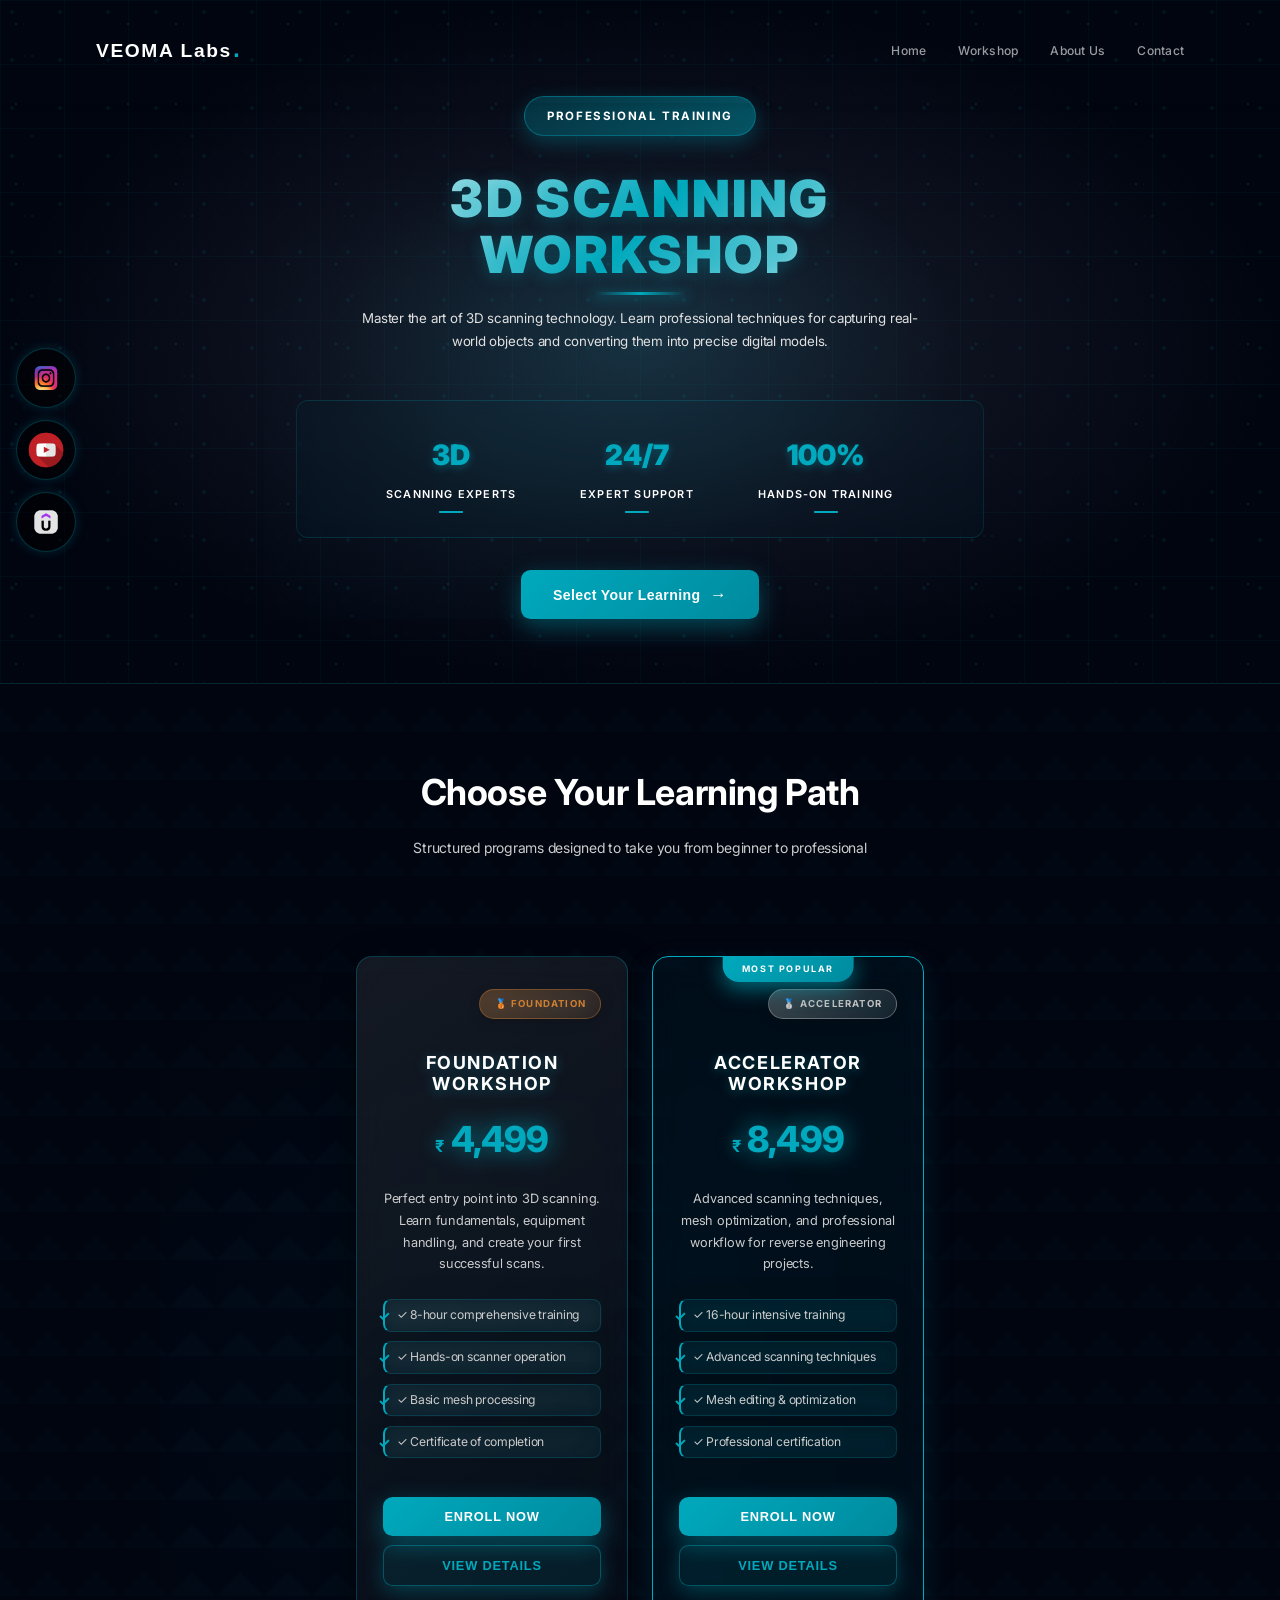
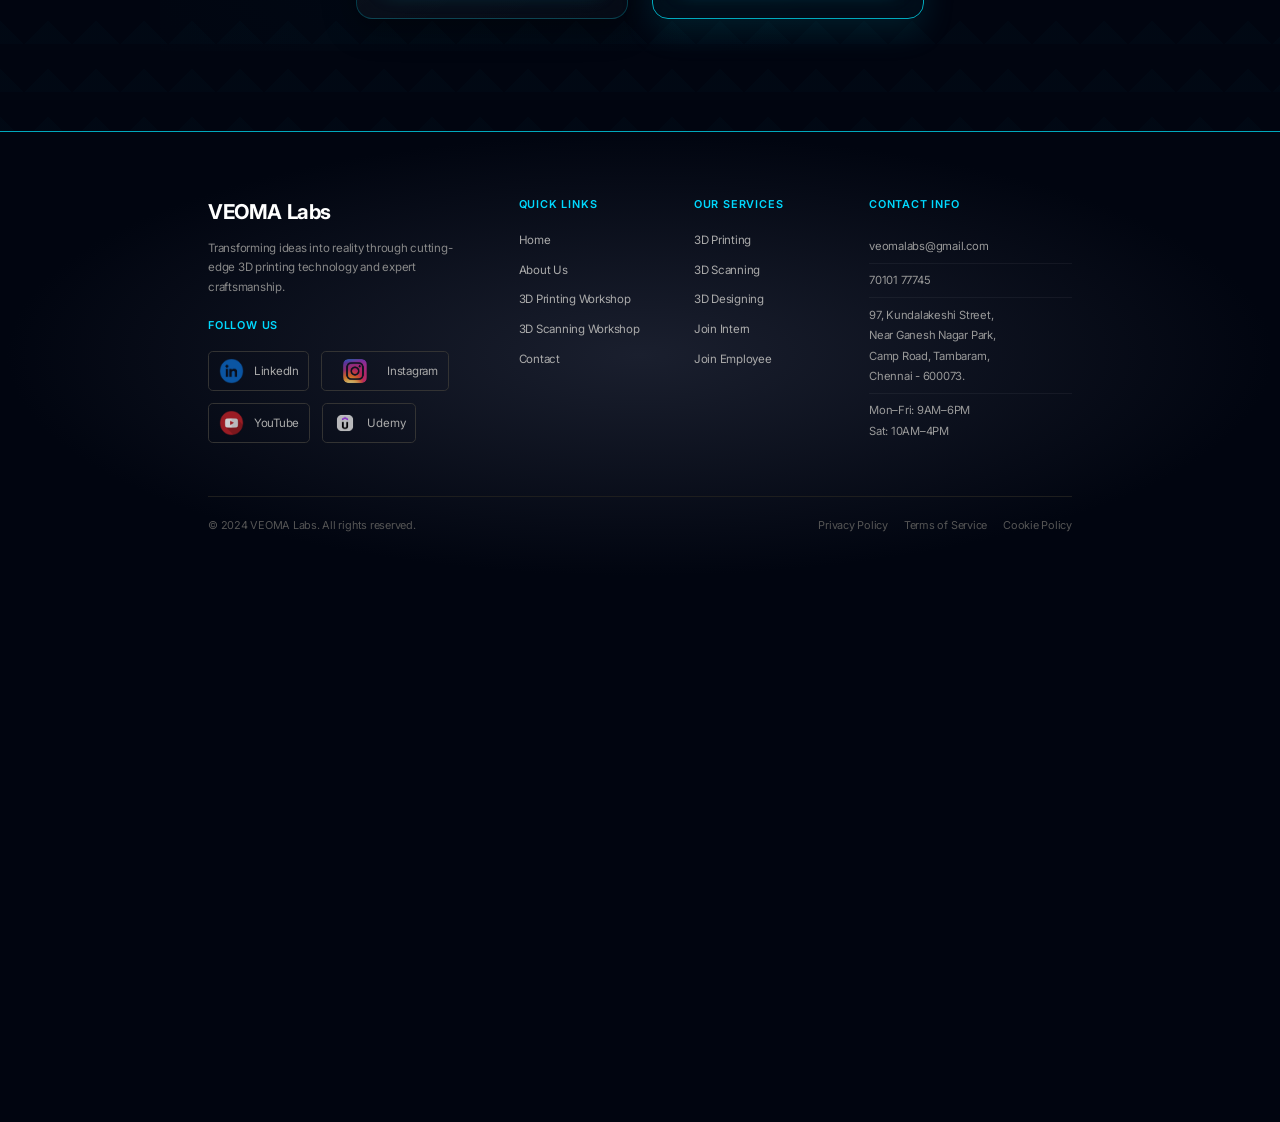
<file: workshop-scanning.html>
<!DOCTYPE html>
<html lang="en">

<head>
    <meta charset="UTF-8">
    <meta name="viewport" content="width=device-width, initial-scale=1.0">
    <title>3D Scanning Workshop | VEOMA Labs</title>
    <link href="https://fonts.googleapis.com/css2?family=Inter:wght@300;400;500;600;700;800&display=swap" rel="stylesheet">
    <link rel="stylesheet" href="css/styles.css">
    <link rel="stylesheet" href="css/premium-global.css">
    <link rel="stylesheet" href="css/premium-navbar.css">
    <link rel="stylesheet" href="css/premium-footer.css?v=2">
    <link rel="stylesheet" href="css/about.css">
    <link rel="stylesheet" href="css/workshops.css">
</head>

<body>
    <!-- Floating Social Icons -->
    <div class="floating-social">
        <a href="https://www.instagram.com/veoma_labs?igsh=MWdsaXY2ZTlnbnpqNg==" target="_blank" class="social-icon insta-icon" title="Instagram"><img src="images/icons/insta.png" alt="Instagram"></a>
        <a href="https://www.youtube.com/@veoma_labs" target="_blank" class="social-icon" title="YouTube"><img src="images/icons/youtube.png" alt="YouTube"></a>
        <a href="https://www.udemy.com/course/3d-printing-from-basics-to-advanced-design-materials/?couponCode=GOKUL599" target="_blank" class="social-icon" title="Udemy"><img src="images/icons/udemy.png" alt="Udemy"></a>
    </div>
    <div id="navbar-placeholder"></div>

    <!-- Hero Section -->
    <section class="workshop-hero">
        <div class="hero-background">
            <div class="hero-pattern"></div>
            <div class="hero-glow"></div>
        </div>
        <div class="container">
            <div class="hero-content">
                <div class="hero-badge">Professional Training</div>
                <h1>3D Scanning Workshop</h1>
                <p>Master the art of 3D scanning technology. Learn professional techniques for capturing real-world objects and converting them into precise digital models.</p>
                <div class="hero-stats">
                    <div class="stat">
                        <span class="stat-number">3D</span>
                        <span class="stat-label">Scanning Experts</span>
                    </div>
                    <div class="stat">
                        <span class="stat-number">24/7</span>
                        <span class="stat-label">Expert Support</span>
                    </div>
                    <div class="stat">
                        <span class="stat-number">100%</span>
                        <span class="stat-label">Hands-On Training</span>
                    </div>
                </div>
                <button class="hero-cta-btn" onclick="scrollToAccelerator()">
                    <span>Select Your Learning</span>
                    <span class="btn-arrow">→</span>
                </button>
            </div>
        </div>
    </section>

    <!-- Workshops Section -->
    <section class="workshops-section">
        <div class="container">
            <div class="section-header">
                <h2>Choose Your Learning Path</h2>
                <p>Structured programs designed to take you from beginner to professional</p>
            </div>
            
            <div class="workshops-grid">
                <!-- Basic Workshop -->
                <div class="workshop-card basic">
                    <div class="card-header">
                        <div class="card-level bronze">🥉 Foundation</div>
                    </div>
                    <h3>Foundation Workshop</h3>
                    <div class="card-price">
                        <span class="currency">₹</span>
                        <span class="amount">4,499</span>
                    </div>
                    <p class="card-description">Perfect entry point into 3D scanning. Learn fundamentals, equipment handling, and create your first successful scans.</p>
                    
                    <div class="card-features">
                        <div class="feature">✓ 8-hour comprehensive training</div>
                        <div class="feature">✓ Hands-on scanner operation</div>
                        <div class="feature">✓ Basic mesh processing</div>
                        <div class="feature">✓ Certificate of completion</div>
                    </div>
                    
                    <div class="card-actions">
                        <button class="btn-primary" onclick="openJoinModal('Foundation')">Enroll Now</button>
                        <button class="btn-secondary" onclick="openInfoModal('Basic')">View Details</button>
                    </div>
                </div>

                <!-- Medium Workshop -->
                <div class="workshop-card medium featured">
                    <div class="popular-ribbon">Most Popular</div>
                    <div class="card-header">
                        <div class="card-level silver">🥈 Accelerator</div>
                    </div>
                    <h3>Accelerator Workshop</h3>
                    <div class="card-price">
                        <span class="currency">₹</span>
                        <span class="amount">8,499</span>
                    </div>
                    <p class="card-description">Advanced scanning techniques, mesh optimization, and professional workflow for reverse engineering projects.</p>
                    
                    <div class="card-features">
                        <div class="feature">✓ 16-hour intensive training</div>
                        <div class="feature">✓ Advanced scanning techniques</div>
                        <div class="feature">✓ Mesh editing & optimization</div>
                        <div class="feature">✓ Professional certification</div>
                    </div>
                    
                    <div class="card-actions">
                        <button class="btn-primary" onclick="openJoinModal('Accelerator')">Enroll Now</button>
                        <button class="btn-secondary" onclick="openInfoModal('Medium')">View Details</button>
                    </div>
                </div>
            </div>
        </div>
    </section>

    <!-- Join Modal -->
    <div id="joinModal" class="modal premium-modal">
        <div class="modal-backdrop"></div>
        <div class="modal-content premium-modal-content">
            <div class="modal-header">
                <div class="modal-icon">
                    <span>🎓</span>
                </div>
                <h3 class="modal-title" id="joinModalTitle">Workshop Registration</h3>
                <span class="close premium-close" onclick="closeModal('joinModal')">&times;</span>
            </div>
            <div class="modal-body">
                <form id="joinForm" class="premium-quote-form">
                    <input type="hidden" id="workshopTypeInput" name="workshopType">
                    
                    <div class="form-row">
                        <div class="form-group">
                            <label>Full Name</label>
                            <input type="text" name="fullname" placeholder="Enter your full name" required>
                        </div>
                        <div class="form-group">
                            <label>Mobile Number</label>
                            <input type="tel" name="mobile" placeholder="+91 9876543210" pattern="[6-9][0-9]{9}" title="Enter valid 10-digit Indian mobile number starting with 6-9" required>
                        </div>
                    </div>
                    
                    <div class="form-group">
                        <label>Email Address</label>
                        <input type="email" name="email" placeholder="your.email@company.com" required>
                    </div>
                    
                    <div class="form-group">
                        <label>Qualification</label>
                        <input type="text" name="qualification" placeholder="e.g. B.Tech Student, Professional" required>
                    </div>
                    
                    <button type="submit" class="premium-submit-btn">
                        <span>Complete Registration</span>
                        <div class="btn-icon">→</div>
                    </button>
                </form>
            </div>
        </div>
    </div>

    <!-- Info Modal -->
    <div id="infoModal" class="modal premium-modal">
        <div class="modal-backdrop"></div>
        <div class="modal-content premium-modal-content">
            <div class="modal-header">
                <div class="modal-icon">
                    <span>ℹ️</span>
                </div>
                <h3 class="modal-title" id="infoModalTitle">Workshop Details</h3>
                <span class="close premium-close" onclick="closeModal('infoModal')">&times;</span>
            </div>
            <div class="modal-body">
                <ul id="infoList" class="info-list">
                    <!-- Dynamic Content -->
                </ul>
            </div>
        </div>
    </div>

    <!-- Success Popup -->
    <div id="successPopup" style="display:none; position:fixed; inset:0; z-index:9999; background:rgba(0,0,0,0.75); backdrop-filter:blur(8px); align-items:center; justify-content:center;">
        <div style="background:linear-gradient(145deg,#0f1520,#080d18); border:1px solid rgba(0,169,189,0.4); border-radius:24px; padding:50px 40px; width:90%; max-width:440px; text-align:center; box-shadow:0 25px 60px rgba(0,169,189,0.25); animation:modalSlideIn 0.35s cubic-bezier(0.23,1,0.32,1);">
            <div style="font-size:3.5rem; margin-bottom:16px;">✅</div>
            <h3 style="color:#ffffff; font-size:1.5rem; font-weight:800; margin-bottom:10px;">Successfully Submitted!</h3>
            <p id="successMessage" style="color:#a0aec0; font-size:0.95rem; margin-bottom:30px; line-height:1.6;"></p>
            <div style="display:flex; gap:12px; justify-content:center; flex-wrap:wrap;">
                <a href="contactus.html" style="padding:12px 24px; background:linear-gradient(135deg,#00a9bd,#008a9e); color:#fff; border-radius:12px; font-weight:700; text-decoration:none; font-size:0.9rem;">Contact Us</a>
                <button onclick="closeSuccessPopup()" style="padding:12px 24px; background:rgba(255,255,255,0.08); color:#fff; border:1px solid rgba(255,255,255,0.15); border-radius:12px; font-weight:600; font-size:0.9rem; cursor:pointer;">Close</button>
            </div>
        </div>
    </div>
    <style>@keyframes modalSlideIn{from{opacity:0;transform:translateY(30px) scale(0.95)}to{opacity:1;transform:translateY(0) scale(1)}}</style>

    <div id="footer-placeholder"></div>

    <script src="js/api.js"></script>
    <script src="js/main.js"></script>
    <script src="js/workshops.js"></script>
</body>

</html>
</file>
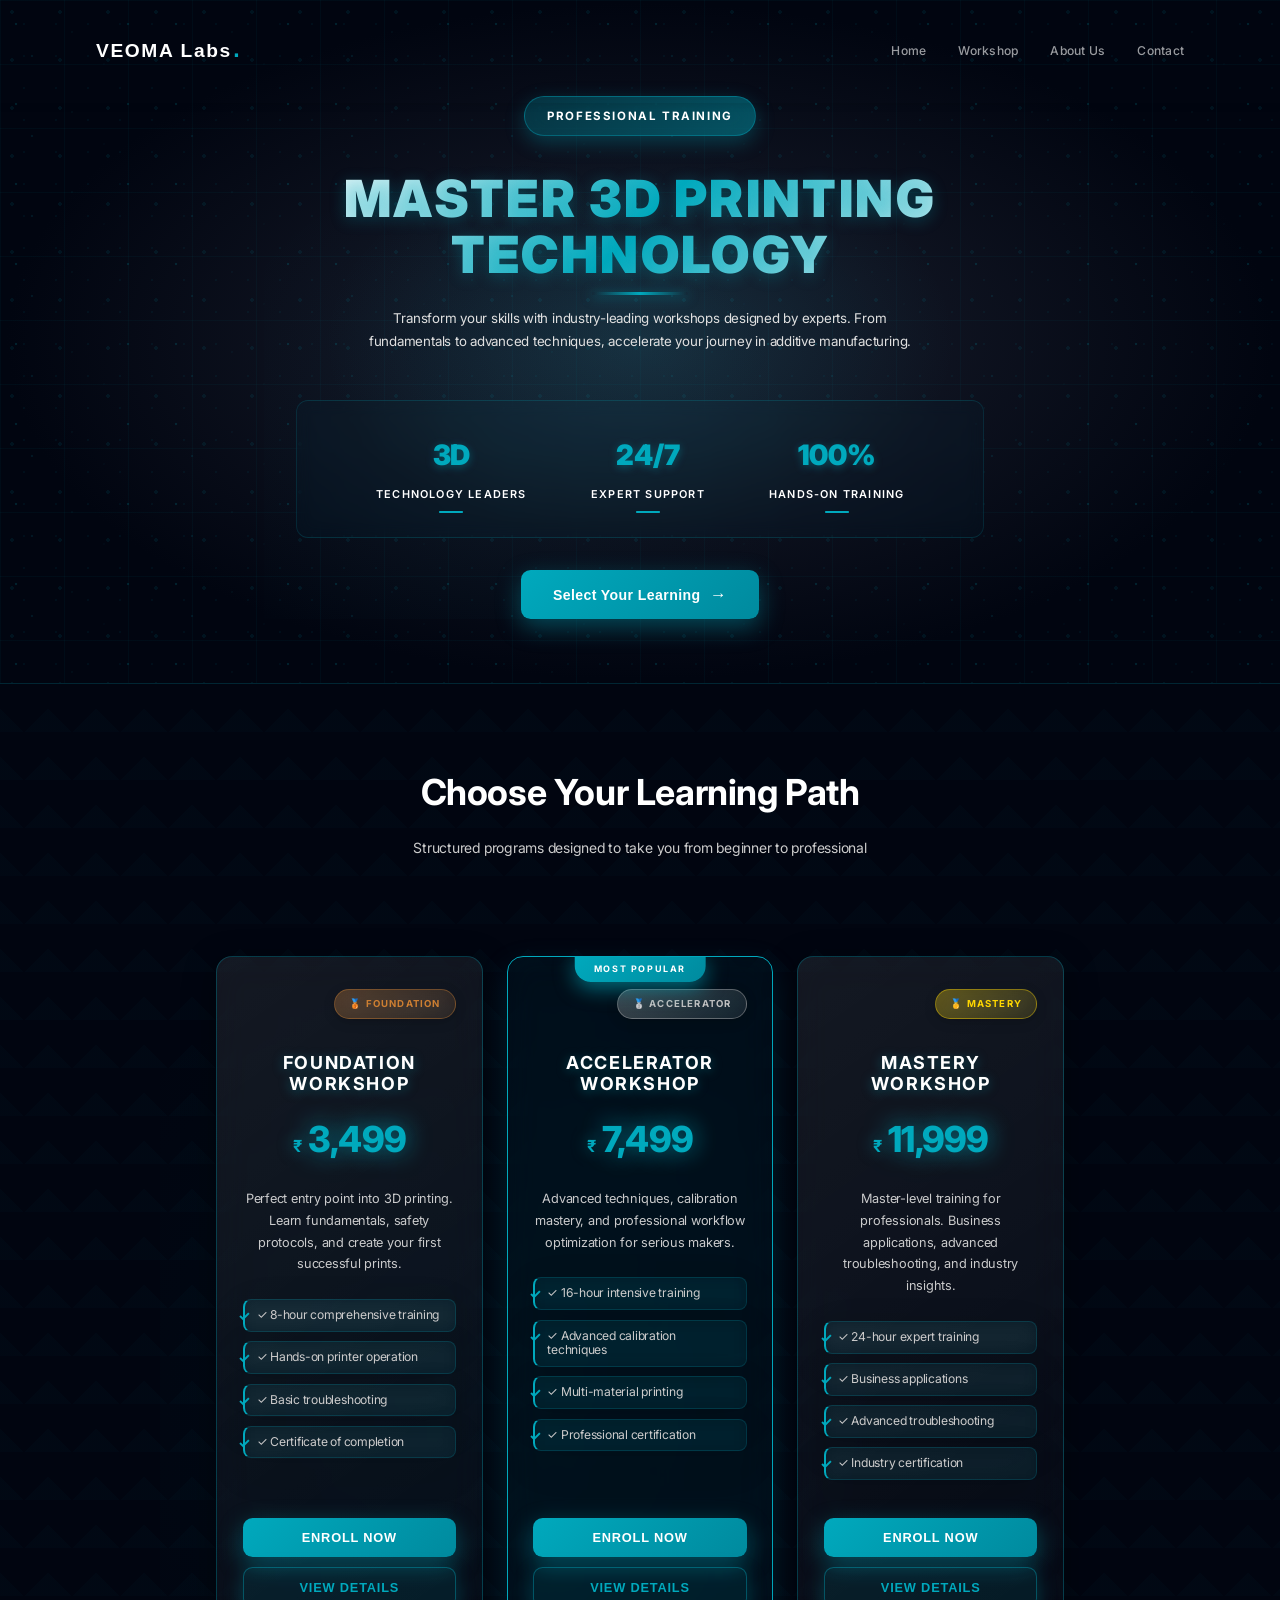
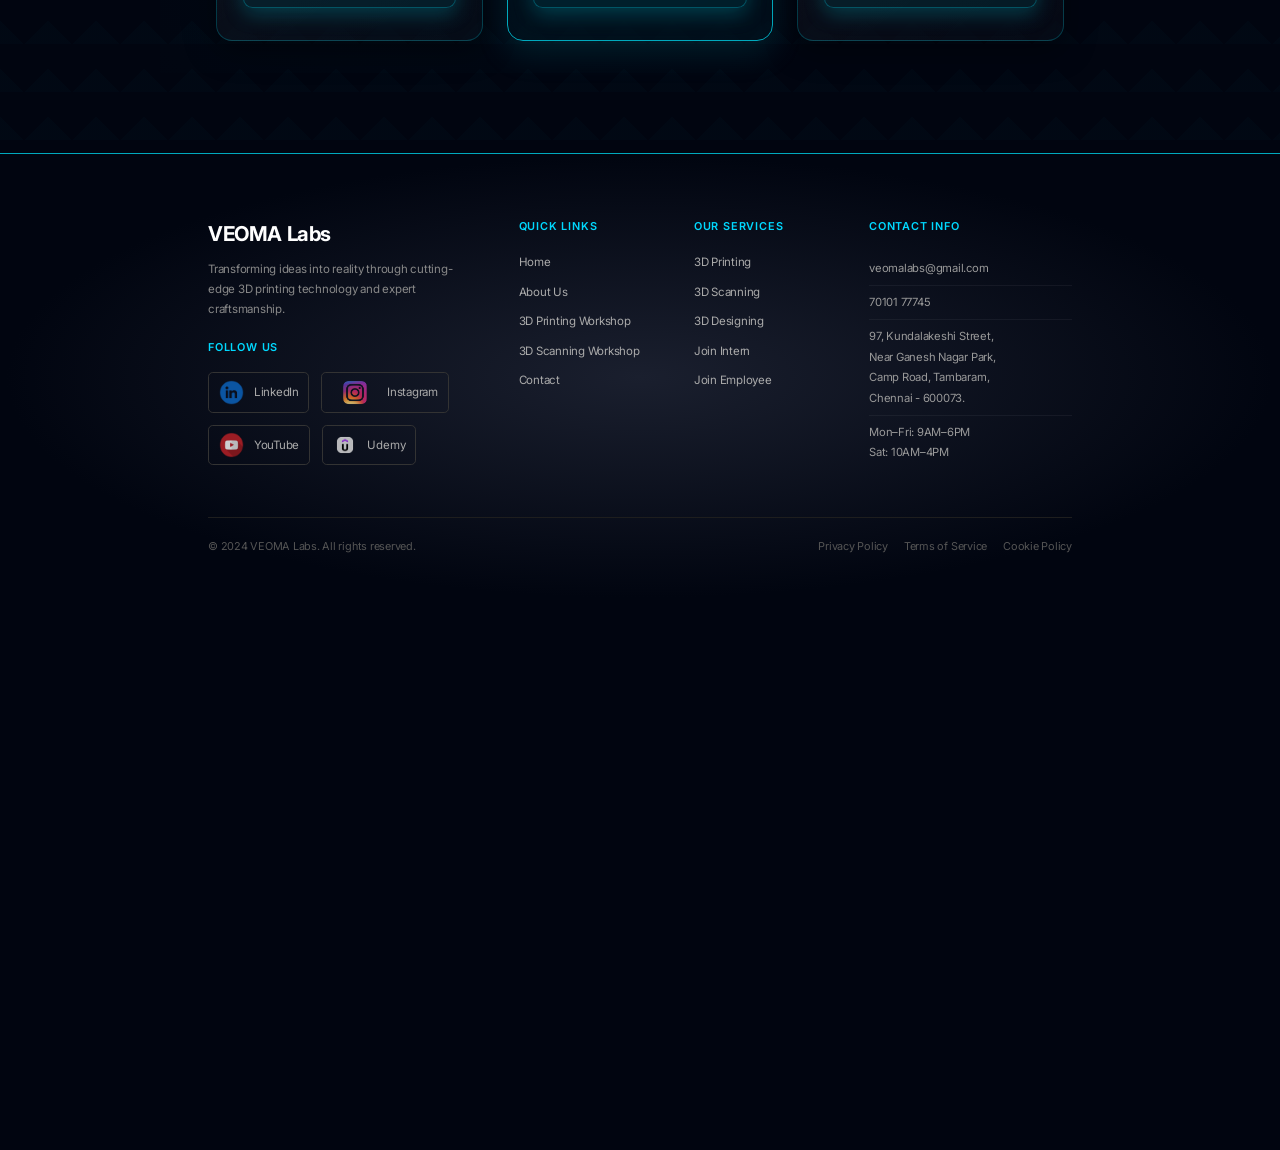
<file: workshops.html>
<!DOCTYPE html>
<html lang="en">

<head>
    <meta charset="UTF-8">
    <meta name="viewport" content="width=device-width, initial-scale=1.0">
    <title>Professional Workshops | VEOMA Labs</title>
    <link href="https://fonts.googleapis.com/css2?family=Inter:wght@300;400;500;600;700;800&display=swap" rel="stylesheet">
    <link rel="stylesheet" href="css/styles.css">
    <link rel="stylesheet" href="css/premium-global.css">
    <link rel="stylesheet" href="css/premium-navbar.css">
    <link rel="stylesheet" href="css/premium-footer.css?v=2">
    <link rel="stylesheet" href="css/about.css">
    <link rel="stylesheet" href="css/workshops.css">
    <!-- <style>
        .contact-hero {
            padding: 120px 20px 60px;
            text-align: center;
            background: radial-gradient(circle at 50% 0%, rgba(0, 169, 189, 0.15), transparent 70%);
        }

        .hero-container {
            display: flex;
            align-items: center;
            justify-content: space-between;
            max-width: 1200px;
            margin: 0 auto;
            gap: 60px;
        }

        .hero-content {
            flex: 1;
            text-align: center ;
        }

        .hero-visual {
            flex: 1;
            position: relative;
            height: 400px;
            display: flex;
            align-items: center;
            justify-content: center;
        }

        .workshop-animation {
            position: relative;
            width: 350px;
            height: 350px;
        }

        .printer-base {
            position: absolute;
            bottom: 50px;
            left: 50%;
            transform: translateX(-50%);
            width: 200px;
            height: 120px;
            background: linear-gradient(145deg, #2a2a2a, #1a1a1a);
            border-radius: 10px;
            box-shadow: 0 10px 30px rgba(0, 0, 0, 0.3);
        }

        .build-plate {
            position: absolute;
            top: -10px;
            left: 20px;
            width: 160px;
            height: 20px;
            background: linear-gradient(145deg, #00a9bd, #008a9e);
            border-radius: 5px;
            animation: buildPlate 3s ease-in-out infinite;
        }

        .print-head {
            position: absolute;
            top: -40px;
            left: 50px;
            width: 100px;
            height: 30px;
            background: linear-gradient(145deg, #333, #222);
            border-radius: 5px;
            animation: printHead 4s ease-in-out infinite;
        }

        .nozzle {
            position: absolute;
            bottom: -5px;
            left: 45px;
            width: 10px;
            height: 10px;
            background: #ff6b35;
            border-radius: 50%;
            animation: nozzleGlow 2s ease-in-out infinite;
        }

        .filament-line {
            position: absolute;
            top: -35px;
            left: 95px;
            width: 2px;
            height: 60px;
            background: linear-gradient(to bottom, #00a9bd, transparent);
            animation: filamentFlow 2s linear infinite;
        }

        .floating-particles {
            position: absolute;
            width: 100%;
            height: 100%;
        }

        .particle {
            position: absolute;
            width: 4px;
            height: 4px;
            background: #00a9bd;
            border-radius: 50%;
            animation: particleFloat 6s ease-in-out infinite;
        }

        .particle:nth-child(1) {
            top: 20%;
            left: 10%;
            animation-delay: 0s;
        }

        .particle:nth-child(2) {
            top: 60%;
            right: 20%;
            animation-delay: 1.2s;
        }

        .particle:nth-child(3) {
            bottom: 30%;
            left: 30%;
            animation-delay: 2.4s;
        }

        .particle:nth-child(4) {
            top: 40%;
            right: 10%;
            animation-delay: 3.6s;
        }

        .particle:nth-child(5) {
            top: 80%;
            left: 60%;
            animation-delay: 4.8s;
        }

        .skill-badges {
            position: absolute;
            width: 100%;
            height: 100%;
        }

        .badge {
            position: absolute;
            padding: 8px 16px;
            background: rgba(0, 169, 189, 0.2);
            border: 1px solid rgba(0, 169, 189, 0.4);
            border-radius: 20px;
            color: #00a9bd;
            font-size: 0.8rem;
            font-weight: 600;
            animation: badgeFloat 5s ease-in-out infinite;
        }

        .badge-1 {
            top: 10%;
            right: 20%;
            animation-delay: 0s;
        }

        .badge-2 {
            bottom: 20%;
            right: 10%;
            animation-delay: 1.7s;
        }

        .badge-3 {
            top: 50%;
            left: 5%;
            animation-delay: 3.4s;
        }

        @keyframes buildPlate {
            0%, 100% { transform: translateY(0px); }
            50% { transform: translateY(-5px); }
        }

        @keyframes printHead {
            0%, 100% { transform: translateX(0px); }
            25% { transform: translateX(20px); }
            75% { transform: translateX(-20px); }
        }

        @keyframes nozzleGlow {
            0%, 100% { 
                box-shadow: 0 0 5px #ff6b35;
                transform: scale(1);
            }
            50% { 
                box-shadow: 0 0 15px #ff6b35, 0 0 25px #ff6b35;
                transform: scale(1.2);
            }
        }

        @keyframes filamentFlow {
            0% { opacity: 0; transform: translateY(0px); }
            50% { opacity: 1; }
            100% { opacity: 0; transform: translateY(30px); }
        }

        @keyframes particleFloat {
            0%, 100% { 
                transform: translateY(0px) scale(1);
                opacity: 0.3;
            }
            50% { 
                transform: translateY(-30px) scale(1.5);
                opacity: 1;
            }
        }

        @keyframes badgeFloat {
            0%, 100% { 
                transform: translateY(0px) rotate(0deg);
                opacity: 0.7;
            }
            50% { 
                transform: translateY(-15px) rotate(5deg);
                opacity: 1;
            }
        }

        .contact-hero h1 {
            font-size: 2.5rem;
            margin-bottom: 16px;
            background: linear-gradient(135deg, #ffffff, #a5b4fc);
            background-clip: text;
            -webkit-background-clip: text;
            -webkit-text-fill-color: transparent;
        }

        .contact-hero p {
            font-size: 1rem;
            color: #a5b4fc;
            margin-bottom: 0;
        }

        @media (max-width: 768px) {
            .contact-hero h1 {
                font-size: 2rem;
            }
            
            .hero-container {
                flex-direction: column;
                gap: 40px;
            }
            
            .hero-content {
                text-align: center;
            }
            
            .hero-visual {
                height: 300px;
            }
            
            .workshop-rings {
                width: 250px;
                height: 250px;
            }
            
            .ring-1 {
                width: 150px;
                height: 150px;
                top: 50px;
                left: 50px;
            }
            
            .ring-2 {
                width: 200px;
                height: 200px;
                top: 25px;
                left: 25px;
            }
            
            .ring-3 {
                width: 250px;
                height: 250px;
            }
        }
    </style> -->

</head>

<body>
    <div id="navbar-placeholder"></div>

    <!-- Hero Section -->
    <section class="workshop-hero">
        <div class="hero-background">
            <div class="hero-pattern"></div>
            <div class="hero-glow"></div>
        </div>
        <div class="container">
            <div class="hero-content">
                <div class="hero-badge">Professional Training</div>
                <h1>Master 3D Printing Technology</h1>
                <p>Transform your skills with industry-leading workshops designed by experts. From fundamentals to advanced techniques, accelerate your journey in additive manufacturing.</p>
                <div class="hero-stats">
                    <div class="stat">
                        <span class="stat-number">3D</span>
                        <span class="stat-label">Technology Leaders</span>
                    </div>
                    <div class="stat">
                        <span class="stat-number">24/7</span>
                        <span class="stat-label">Expert Support</span>
                    </div>
                    <div class="stat">
                        <span class="stat-number">100%</span>
                        <span class="stat-label">Hands-On Training</span>
                    </div>
                </div>
                <button class="hero-cta-btn" onclick="scrollToAccelerator()">
                    <span>Select Your Learning</span>
                    <span class="btn-arrow">→</span>
                </button>
            </div>
        </div>
    </section>

    <!-- Workshops Section -->
    <section class="workshops-section">
        <div class="container">
            <div class="section-header">
                <h2>Choose Your Learning Path</h2>
                <p>Structured programs designed to take you from beginner to professional</p>
            </div>
            
            <div class="workshops-grid">
                <!-- Basic Workshop -->
                <div class="workshop-card basic">
                    <div class="card-header">
                        <div class="card-level bronze">🥉 Foundation</div>
                    </div>
                    <h3>Foundation Workshop</h3>
                    <div class="card-price">
                        <span class="currency">₹</span>
                        <span class="amount">3,499</span>
                    </div>
                    <p class="card-description">Perfect entry point into 3D printing. Learn fundamentals, safety protocols, and create your first successful prints.</p>
                    
                    <div class="card-features">
                        <div class="feature">✓ 8-hour comprehensive training</div>
                        <div class="feature">✓ Hands-on printer operation</div>
                        <div class="feature">✓ Basic troubleshooting</div>
                        <div class="feature">✓ Certificate of completion</div>
                    </div>
                    
                    <div class="card-actions">
                        <button class="btn-primary" onclick="openJoinModal('Basic')">Enroll Now</button>
                        <button class="btn-secondary" onclick="openInfoModal('Basic')">View Details</button>
                    </div>
                </div>

                <!-- Medium Workshop -->
                <div class="workshop-card medium featured">
                    <div class="popular-ribbon">Most Popular</div>
                    <div class="card-header">
                        <div class="card-level silver">🥈 Accelerator</div>
                    </div>
                    <h3>Accelerator Workshop</h3>
                    <div class="card-price">
                        <span class="currency">₹</span>
                        <span class="amount">7,499</span>
                    </div>
                    <p class="card-description">Advanced techniques, calibration mastery, and professional workflow optimization for serious makers.</p>
                    
                    <div class="card-features">
                        <div class="feature">✓ 16-hour intensive training</div>
                        <div class="feature">✓ Advanced calibration techniques</div>
                        <div class="feature">✓ Multi-material printing</div>
                        <div class="feature">✓ Professional certification</div>
                    </div>
                    
                    <div class="card-actions">
                        <button class="btn-primary" onclick="openJoinModal('Medium')">Enroll Now</button>
                        <button class="btn-secondary" onclick="openInfoModal('Medium')">View Details</button>
                    </div>
                </div>

                <!-- Advanced Workshop -->
                <div class="workshop-card advanced">
                    <div class="card-header">
                        <div class="card-level gold">🥇 Mastery</div>
                    </div>
                    <h3>Mastery Workshop</h3>
                    <div class="card-price">
                        <span class="currency">₹</span>
                        <span class="amount">11,999</span>
                    </div>
                    <p class="card-description">Master-level training for professionals. Business applications, advanced troubleshooting, and industry insights.</p>
                    
                    <div class="card-features">
                        <div class="feature">✓ 24-hour expert training</div>
                        <div class="feature">✓ Business applications</div>
                        <div class="feature">✓ Advanced troubleshooting</div>
                        <div class="feature">✓ Industry certification</div>
                    </div>
                    
                    <div class="card-actions">
                        <button class="btn-primary" onclick="openJoinModal('Advanced')">Enroll Now</button>
                        <button class="btn-secondary" onclick="openInfoModal('Advanced')">View Details</button>
                    </div>
                </div>
            </div>
        </div>
    </section>

    <!-- Join Modal -->
    <div id="joinModal" class="modal premium-modal">
        <div class="modal-backdrop"></div>
        <div class="modal-content premium-modal-content">
            <div class="modal-header">
                <div class="modal-icon">
                    <span>🎓</span>
                </div>
                <h3 class="modal-title" id="joinModalTitle">Workshop Registration</h3>
                <span class="close premium-close" onclick="closeModal('joinModal')">&times;</span>
            </div>
            <div class="modal-body">
                <form id="joinForm" class="premium-quote-form">
                    <input type="hidden" id="workshopTypeInput" name="workshopType">
                    
                    <div class="form-row">
                        <div class="form-group">
                            <label>Full Name</label>
                            <input type="text" name="fullname" placeholder="Enter your full name" required>
                        </div>
                        <div class="form-group">
                            <label>Mobile Number</label>
                            <input type="tel" name="mobile" placeholder="+91 9876543210" required>
                        </div>
                    </div>
                    
                    <div class="form-group">
                        <label>Email Address</label>
                        <input type="email" name="email" placeholder="your.email@company.com" required>
                    </div>
                    
                    <div class="form-group">
                        <label>Qualification</label>
                        <input type="text" name="qualification" placeholder="e.g. B.Tech Student, Professional" required>
                    </div>
                    
                    <button type="submit" class="premium-submit-btn">
                        <span>Complete Registration</span>
                        <div class="btn-icon">→</div>
                    </button>
                </form>
            </div>
        </div>
    </div>

    <!-- Info Modal -->
    <div id="infoModal" class="modal premium-modal">
        <div class="modal-backdrop"></div>
        <div class="modal-content premium-modal-content">
            <div class="modal-header">
                <div class="modal-icon">
                    <span>ℹ️</span>
                </div>
                <h3 class="modal-title" id="infoModalTitle">Workshop Details</h3>
                <span class="close premium-close" onclick="closeModal('infoModal')">&times;</span>
            </div>
            <div class="modal-body">
                <ul id="infoList" class="info-list">
                    <!-- Dynamic Content -->
                </ul>
            </div>
        </div>
    </div>

    <div id="footer-placeholder"></div>

    <script src="js/main.js"></script>
    <script src="js/workshops.js"></script>
</body>

</html>
</file>
<file: css/styles.css>
/* Floating Social Icons - All Pages */
.floating-social {
    position: fixed;
    left: 20px;
    top: 50%;
    transform: translateY(-50%);
    display: flex;
    flex-direction: column;
    gap: 15px;
    z-index: 1000;
}

.floating-social .social-icon {
    width: 75px;
    height: 75px;
    border-radius: 50%;
    display: flex;
    align-items: center;
    justify-content: center;
    background: rgba(0, 0, 0, 0.5);
    border: 1px solid rgba(0, 169, 189, 0.3);
    text-decoration: none;
    transition: all 0.3s ease;
    overflow: hidden;
    padding: 12px;
    box-shadow: 0 0 15px rgba(0, 169, 189, 0.2);
    animation: floatGlow 2s ease-in-out infinite;
    opacity: 0;
    transform: translateX(-120px);
}

.floating-social .social-icon:nth-child(1) { animation: slideInLeft 0.6s cubic-bezier(0.23, 1, 0.32, 1) 0.2s forwards, floatGlow 2s ease-in-out 1s infinite; }
.floating-social .social-icon:nth-child(2) { animation: slideInLeft 0.6s cubic-bezier(0.23, 1, 0.32, 1) 0.45s forwards, floatGlow 2s ease-in-out 1.2s infinite; }
.floating-social .social-icon:nth-child(3) { animation: slideInLeft 0.6s cubic-bezier(0.23, 1, 0.32, 1) 0.7s forwards, floatGlow 2s ease-in-out 1.4s infinite; }

@keyframes slideInLeft {
    0%   { opacity: 0; transform: translateX(-120px); }
    100% { opacity: 1; transform: translateX(0); }
}

.floating-social .social-icon img {
    width: 100%;
    height: 100%;
    object-fit: contain;
    border-radius: 50%;
}

.floating-social .social-icon.insta-icon img {
    width: 115%;
    height: 115%;
}

.floating-social .social-icon:hover {
    background: rgba(0, 169, 189, 0.2);
    transform: scale(1.15);
    border-color: rgba(0, 169, 189, 0.7);
    box-shadow: 0 0 25px rgba(0, 169, 189, 0.5);
}

@keyframes floatGlow {
    0%, 100% { box-shadow: 0 0 15px rgba(0, 169, 189, 0.2); }
    50%       { box-shadow: 0 0 25px rgba(0, 169, 189, 0.5); }
}

@media (max-width: 768px) {
    .floating-social { display: none; }
}

/* Reset and Base Styles */
* {
    margin: 0;
    padding: 0;
    box-sizing: border-box;
}

body {
    font-family: 'Inter', sans-serif;
    line-height: 1.6;
    color: #333;
    background: #ffffff;
    font-size: 16px;
    zoom: 0.8;
    overflow-x: hidden;
}

/* Hide scrollbar */
body::-webkit-scrollbar {
    display: none;
}

body {
    -ms-overflow-style: none;
    scrollbar-width: none;
}

.container {
    max-width: 1200px;
    margin: 0 auto;
    padding: 0 20px;
}

/* Navbar Styles */
.navbar {
    background: #010510;
    position: fixed;
    top: 0;
    width: 100%;
    z-index: 1000;
    box-shadow: 0 2px 10px rgba(0,0,0,0.1);
    padding: 15px 0;
}

.nav-container {
    max-width: 1200px;
    margin: 0 auto;
    padding: 0 20px;
    display: flex;
    justify-content: space-between;
    align-items: center;
    height: 80px;
}

.nav-logo h2 {
    color: #00a9bd;
    font-size: 1.8rem;
    font-weight: 700;
    margin: 0;
}

.nav-menu {
    display: flex;
    list-style: none;
    gap: 40px;
    margin: 0;
    padding: 0;
    align-items: center;
}

.nav-link {
    color: #ffffff;
    text-decoration: none;
    font-weight: 500;
    font-size: 1.1rem;
    transition: color 0.3s;
}

.nav-link:hover {
    color: #00a9bd;
}

.nav-toggle {
    display: none;
    flex-direction: column;
    cursor: pointer;
}

.nav-toggle span {
    width: 25px;
    height: 3px;
    background: #ffffff;
    margin: 3px 0;
    transition: 0.3s;
}

/* Hero Section */
.hero {
    background: radial-gradient(ellipse at center, #1a1f2e 0%, #010510 70%);
    padding: 120px 0 80px;
    margin-top: 0;
    position: relative;
    overflow: hidden;
}

.hero::before {
    content: '';
    position: absolute;
    top: 0;
    left: 0;
    right: 0;
    bottom: 0;
    background-image: 
        radial-gradient(2px 2px at 20px 30px, rgba(0,169,189,0.3), transparent),
        radial-gradient(2px 2px at 40px 70px, rgba(0,169,189,0.2), transparent),
        radial-gradient(1px 1px at 90px 40px, rgba(0,169,189,0.4), transparent),
        radial-gradient(1px 1px at 130px 80px, rgba(0,169,189,0.2), transparent),
        radial-gradient(2px 2px at 160px 30px, rgba(0,169,189,0.3), transparent);
    background-repeat: repeat;
    background-size: 200px 100px;
    animation: particleMove 20s linear infinite;
}

@keyframes particleMove {
    0% { transform: translate(0, 0); }
    100% { transform: translate(-200px, -100px); }
}

.hero-container {
    position: relative;
    z-index: 2;
    display: grid;
    grid-template-columns: 1fr 1fr;
    gap: 80px;
    align-items: center;
}

.hero-content h1 {
    font-size: 4rem;
    font-weight: 800;
    color: #ffffff;
    margin-bottom: 25px;
    line-height: 1.1;
    background: linear-gradient(45deg, #ffffff, #00a9bd);
    -webkit-background-clip: text;
    -webkit-text-fill-color: transparent;
    background-clip: text;
    animation: slideInLeft 1s ease-out;
}

@keyframes slideInLeft {
    0% { opacity: 0; transform: translateX(-50px); }
    100% { opacity: 1; transform: translateX(0); }
}

.hero-tagline {
    font-size: 1.4rem;
    color: #00a9bd;
    font-style: italic;
    margin-bottom: 25px;
    font-weight: 400;
    animation: slideInLeft 1s ease-out 0.2s both;
}

.hero-description {
    font-size: 1.2rem;
    color: #cccccc;
    margin-bottom: 40px;
    line-height: 1.7;
    animation: slideInLeft 1s ease-out 0.4s both;
}

.cta-button {
    background: linear-gradient(45deg, #00a9bd, #008a9e, #00a9bd);
    background-size: 200% 200%;
    color: white;
    padding: 18px 35px;
    border: none;
    border-radius: 8px;
    font-size: 1.1rem;
    font-weight: 600;
    cursor: pointer;
    transition: all 0.3s;
    animation: slideInLeft 1s ease-out 0.6s both, gradientShift 3s ease-in-out infinite;
    position: relative;
    overflow: hidden;
}

@keyframes gradientShift {
    0%, 100% { background-position: 0% 50%; }
    50% { background-position: 100% 50%; }
}

.cta-button:hover {
    transform: translateY(-2px);
    box-shadow: 0 8px 25px rgba(0,169,189,0.4);
}

.hero-visual {
    position: relative;
    display: flex;
    flex-direction: column;
    align-items: center;
    justify-content: center;
}

.hero-visual::before {
    content: '';
    position: absolute;
    top: 50%;
    left: 50%;
    transform: translate(-50%, -50%);
    width: 300px;
    height: 300px;
    background: conic-gradient(from 0deg, transparent, rgba(0,169,189,0.3), transparent);
    border-radius: 50%;
    animation: conicSpin 8s linear infinite;
}

.hero-visual::after {
    content: '';
    position: absolute;
    top: 50%;
    left: 50%;
    transform: translate(-50%, -50%);
    width: 200px;
    height: 200px;
    background: conic-gradient(from 180deg, transparent, rgba(0,169,189,0.2), transparent);
    border-radius: 50%;
    animation: conicSpin 6s linear infinite reverse;
}

@keyframes conicSpin {
    0% { transform: translate(-50%, -50%) rotate(0deg); }
    100% { transform: translate(-50%, -50%) rotate(360deg); }
}

.orbit-ring {
    position: absolute;
    top: 50%;
    left: 50%;
    border: 1px solid rgba(0,169,189,0.1);
    border-radius: 50%;
}

.orbit-ring:nth-child(1) {
    width: 400px;
    height: 400px;
    transform: translate(-50%, -50%);
    border-top-color: rgba(0,169,189,0.4);
    border-right-color: rgba(0,169,189,0.2);
    animation: pulseRing 4s ease-in-out infinite;
}

.orbit-ring:nth-child(2) {
    width: 250px;
    height: 250px;
    transform: translate(-50%, -50%);
    border-bottom-color: rgba(0,169,189,0.3);
    border-left-color: rgba(0,169,189,0.2);
    animation: pulseRing 6s ease-in-out infinite reverse;
}

@keyframes pulseRing {
    0%, 100% { 
        transform: translate(-50%, -50%) scale(1);
        opacity: 0.5;
    }
    50% { 
        transform: translate(-50%, -50%) scale(1.2);
        opacity: 1;
    }
}

.printer-icon {
    width: 200px;
    height: auto;
    margin-bottom: 20px;
    position: relative;
    z-index: 3;
    animation: staticGlow 3s ease-in-out infinite;
    filter: drop-shadow(0 0 20px rgba(0,169,189,0.5));
}

@keyframes staticGlow {
    0%, 100% { 
        filter: drop-shadow(0 0 20px rgba(0,169,189,0.5)) brightness(1);
    }
    50% { 
        filter: drop-shadow(0 0 40px rgba(0,169,189,0.8)) brightness(1.2);
    }
}

.hero-visual .floating-particles {
    position: absolute;
    top: 0;
    left: 0;
    right: 0;
    bottom: 0;
    pointer-events: none;
}

.hero-visual .particle {
    position: absolute;
    width: 4px;
    height: 4px;
    background: #00a9bd;
    border-radius: 50%;
    opacity: 0.6;
}

.hero-visual .particle:nth-child(1) {
    top: 20%;
    left: 10%;
    animation: floatUp 4s ease-in-out infinite;
}

.hero-visual .particle:nth-child(2) {
    top: 60%;
    left: 80%;
    animation: floatUp 5s ease-in-out infinite 1s;
}

.hero-visual .particle:nth-child(3) {
    top: 40%;
    left: 20%;
    animation: floatUp 6s ease-in-out infinite 2s;
}

.hero-visual .particle:nth-child(4) {
    top: 80%;
    left: 70%;
    animation: floatUp 4.5s ease-in-out infinite 0.5s;
}

.hero-visual .particle:nth-child(5) {
    top: 30%;
    left: 90%;
    animation: floatUp 5.5s ease-in-out infinite 1.5s;
}

@keyframes floatUp {
    0%, 100% {
        transform: translateY(0px) scale(1);
        opacity: 0.6;
    }
    50% {
        transform: translateY(-30px) scale(1.5);
        opacity: 1;
    }
}

.hero-visual .energy-waves {
    position: absolute;
    top: 50%;
    left: 50%;
    transform: translate(-50%, -50%);
    width: 150px;
    height: 150px;
    z-index: 1;
}

.hero-visual .wave {
    position: absolute;
    top: 0;
    left: 0;
    width: 100%;
    height: 100%;
    border: 2px solid rgba(0,169,189,0.3);
    border-radius: 50%;
    animation: waveExpand 3s ease-out infinite;
}

.hero-visual .wave:nth-child(2) {
    animation-delay: 1s;
}

.hero-visual .wave:nth-child(3) {
    animation-delay: 2s;
}

@keyframes waveExpand {
    0% {
        transform: scale(0.5);
        opacity: 1;
    }
    100% {
        transform: scale(2);
        opacity: 0;
    }
}

.innovation-text {
    font-size: 1.1rem;
    font-weight: 700;
    color: #00a9bd;
    letter-spacing: 3px;
    position: relative;
    z-index: 3;
    animation: typewriter 4s steps(12) infinite;
    overflow: hidden;
    white-space: nowrap;
    border-right: 2px solid #00a9bd;
}

@keyframes typewriter {
    0%, 90%, 100% { width: 0; }
    30%, 60% { width: 12ch; }
}

/* Services Section */
.services {
    padding: 50px 0;
    background: #010510;
    position: relative;
}

.services::before {
    content: '';
    position: absolute;
    top: 0;
    left: 0;
    right: 0;
    bottom: 0;
    background: linear-gradient(45deg, rgba(0,169,189,0.03) 25%, transparent 25%), 
                linear-gradient(-45deg, rgba(0,169,189,0.03) 25%, transparent 25%), 
                linear-gradient(45deg, transparent 75%, rgba(0,169,189,0.03) 75%), 
                linear-gradient(-45deg, transparent 75%, rgba(0,169,189,0.03) 75%);
    background-size: 60px 60px;
    background-position: 0 0, 0 30px, 30px -30px, -30px 0px;
}

.services h2 {
    text-align: center;
    font-size: 3.2rem;
    color: #ffffff;
    margin-bottom: 70px;
    position: relative;
    z-index: 2;
}

.services h2::after {
    content: '';
    position: absolute;
    bottom: -15px;
    left: 50%;
    transform: translateX(-50%);
    width: 80px;
    height: 4px;
    background: #00a9bd;
    border-radius: 2px;
}

.services-grid {
    display: flex;
    flex-direction: column;
    gap: 30px;
    position: relative;
    z-index: 2;
}

.modern-card {
    background: rgba(255,255,255,0.03);
    border: 1px solid rgba(0,169,189,0.15);
    border-radius: 20px;
    padding: 40px;
    display: grid;
    grid-template-columns: auto 1fr auto;
    gap: 30px;
    align-items: center;
    position: relative;
    overflow: hidden;
    backdrop-filter: blur(15px);
    transition: all 0.4s ease;
}

.modern-card:hover {
    transform: translateY(-5px);
    border-color: rgba(0,169,189,0.4);
    box-shadow: 0 20px 60px rgba(0,169,189,0.15);
}

.card-background {
    position: absolute;
    top: 0;
    left: 0;
    right: 0;
    bottom: 0;
    pointer-events: none;
}

.bg-pattern {
    position: absolute;
    top: 0;
    left: 0;
    right: 0;
    bottom: 0;
    background-image: 
        radial-gradient(circle at 25% 25%, rgba(0,169,189,0.1) 2px, transparent 2px),
        radial-gradient(circle at 75% 75%, rgba(0,169,189,0.05) 1px, transparent 1px);
    background-size: 40px 40px, 20px 20px;
    animation: patternMove 20s linear infinite;
}

@keyframes patternMove {
    0% { transform: translate(0, 0); }
    100% { transform: translate(40px, 40px); }
}

.bg-glow {
    position: absolute;
    top: 50%;
    left: 0;
    width: 100%;
    height: 1px;
    background: linear-gradient(90deg, transparent, rgba(0,169,189,0.3), transparent);
    transform: translateY(-50%);
    animation: glowMove 3s ease-in-out infinite;
}

@keyframes glowMove {
    0%, 100% { opacity: 0.3; }
    50% { opacity: 0.8; }
}

.service-icon {
    position: relative;
}

.icon-wrapper {
    width: 80px;
    height: 80px;
    border-radius: 20px;
    display: flex;
    align-items: center;
    justify-content: center;
    position: relative;
    overflow: hidden;
}

.filament-icon {
    background: linear-gradient(135deg, #00a9bd 0%, #008a9e 100%);
    box-shadow: 0 10px 30px rgba(0,169,189,0.3);
}

.resin-icon {
    background: linear-gradient(135deg, #1a1f2e 0%, #010510 100%);
    box-shadow: 0 10px 30px rgba(1,5,16,0.5);
    border: 1px solid rgba(0,169,189,0.3);
}

.icon-wrapper span {
    font-size: 2.5rem;
    filter: drop-shadow(0 2px 4px rgba(0,0,0,0.3));
}

.icon-wrapper img {
    width: 65px;
    height: 65px;
    object-fit: contain;
    filter: brightness(1.5) drop-shadow(0 0 10px rgba(255,255,255,0.8));
}

.service-info {
    flex: 1;
}

.service-badge {
    display: inline-block;
    background: rgba(0,169,189,0.2);
    color: #00a9bd;
    padding: 6px 12px;
    border-radius: 20px;
    font-size: 0.8rem;
    font-weight: 600;
    text-transform: uppercase;
    letter-spacing: 1px;
    margin-bottom: 15px;
    border: 1px solid rgba(0,169,189,0.3);
}

.service-info h3 {
    color: #ffffff;
    font-size: 1.8rem;
    margin-bottom: 12px;
    font-weight: 700;
}

.service-info p {
    color: #cccccc;
    font-size: 1rem;
    line-height: 1.6;
    margin-bottom: 20px;
}

.service-features {
    display: flex;
    gap: 10px;
    flex-wrap: wrap;
}

.feature-tag {
    background: rgba(255,255,255,0.1);
    color: #ffffff;
    padding: 4px 10px;
    border-radius: 12px;
    font-size: 0.75rem;
    font-weight: 500;
    border: 1px solid rgba(255,255,255,0.2);
}

.service-action {
    display: flex;
    align-items: center;
}

.modern-quote-btn {
    background: linear-gradient(135deg, #00a9bd 0%, #008a9e 100%);
    color: white;
    border: none;
    border-radius: 12px;
    padding: 15px 25px;
    font-weight: 600;
    cursor: pointer;
    transition: all 0.3s;
    display: flex;
    align-items: center;
    gap: 10px;
    font-size: 1rem;
    position: relative;
    overflow: hidden;
}

.modern-quote-btn:hover {
    transform: translateY(-2px);
    box-shadow: 0 10px 25px rgba(0,169,189,0.4);
}

.modern-quote-btn:hover .btn-arrow {
    transform: translateX(5px);
}

.btn-arrow {
    transition: transform 0.3s;
    font-size: 1.2rem;
}

@media (max-width: 768px) {
    .modern-card {
        grid-template-columns: 1fr;
        text-align: center;
        gap: 20px;
        padding: 30px 20px;
    }
    
    .service-features {
        justify-content: center;
    }
}

/* About Services Section */
.about-services {
    padding: 100px 0;
    background: #010510;
    position: relative;
}

.about-services::before {
    content: '';
    position: absolute;
    top: 0;
    left: 0;
    right: 0;
    bottom: 0;
    background: radial-gradient(circle at 30% 70%, rgba(0,169,189,0.1) 0%, transparent 50%),
                radial-gradient(circle at 70% 30%, rgba(0,169,189,0.08) 0%, transparent 50%);
}

.about-services h2 {
    text-align: center;
    font-size: 3.2rem;
    color: #ffffff;
    margin-bottom: 70px;
    position: relative;
    z-index: 2;
}

.about-services h2::after {
    content: '';
    position: absolute;
    bottom: -15px;
    left: 50%;
    transform: translateX(-50%);
    width: 100px;
    height: 4px;
    background: #00a9bd;
    border-radius: 2px;
}

.features-grid {
    display: grid;
    grid-template-columns: repeat(auto-fit, minmax(280px, 1fr));
    gap: 40px;
    position: relative;
    z-index: 2;
}

.feature {
    background: rgba(255,255,255,0.05);
    padding: 40px 25px;
    border-radius: 15px;
    text-align: center;
    border: 1px solid rgba(0,169,189,0.2);
    transition: all 0.4s;
    backdrop-filter: blur(10px);
}

.feature:hover {
    background: rgba(0,169,189,0.1);
    border-color: #00a9bd;
    transform: translateY(-8px);
    box-shadow: 0 15px 40px rgba(0,169,189,0.2);
}

.feature h3 {
    color: #ffffff;
    font-size: 1.6rem;
    margin-bottom: 20px;
    font-weight: 600;
}

.feature p {
    color: #cccccc;
    font-size: 1.1rem;
    line-height: 1.7;
}

/* Project Starter Section */
.project-starter {
    padding: 100px 0;
    background: linear-gradient(135deg, #ffffff 0%, #f8fafc 100%);
    position: relative;
    overflow: hidden;
}

.project-starter::before {
    content: '';
    position: absolute;
    top: 0;
    left: 0;
    right: 0;
    bottom: 0;
    background: radial-gradient(circle at 20% 80%, rgba(0,169,189,0.08) 0%, transparent 50%),
                radial-gradient(circle at 80% 20%, rgba(1,5,16,0.03) 0%, transparent 50%);
}

.starter-grid {
    display: grid;
    grid-template-columns: 1fr 1fr;
    gap: 80px;
    align-items: start;
    position: relative;
    z-index: 2;
}

.process-steps {
    padding: 40px;
}

.process-steps h2 {
    font-size: 2.8rem;
    color: #010510;
    margin-bottom: 50px;
    font-weight: 700;
    position: relative;
}

.process-steps h2::after {
    content: '';
    position: absolute;
    bottom: -15px;
    left: 0;
    width: 60px;
    height: 4px;
    background: #00a9bd;
    border-radius: 2px;
}

.step {
    display: flex;
    align-items: flex-start;
    gap: 25px;
    margin-bottom: 40px;
    position: relative;
}

.step:not(:last-child)::after {
    content: '';
    position: absolute;
    left: 22px;
    top: 60px;
    width: 2px;
    height: 40px;
    background: linear-gradient(to bottom, #00a9bd, rgba(0,169,189,0.3));
}

.step-number {
    background: linear-gradient(135deg, #00a9bd 0%, #008a9e 100%);
    color: white;
    width: 45px;
    height: 45px;
    border-radius: 50%;
    display: flex;
    align-items: center;
    justify-content: center;
    font-weight: 700;
    font-size: 1.1rem;
    box-shadow: 0 8px 25px rgba(0,169,189,0.3);
    position: relative;
    z-index: 2;
}

.step-content h4 {
    color: #010510;
    font-size: 1.4rem;
    font-weight: 600;
    margin-bottom: 8px;
}

.step-content p {
    color: #666;
    font-size: 1rem;
    line-height: 1.5;
}

.quick-quote {
    background: rgba(255,255,255,0.9);
    border: 1px solid rgba(0,169,189,0.2);
    border-radius: 20px;
    padding: 50px 40px;
    text-align: center;
    backdrop-filter: blur(10px);
    box-shadow: 0 20px 60px rgba(0,169,189,0.1);
    position: relative;
    overflow: hidden;
}

.quick-quote::before {
    content: '';
    position: absolute;
    top: 0;
    left: 0;
    right: 0;
    bottom: 0;
    background: linear-gradient(45deg, rgba(0,169,189,0.05) 25%, transparent 25%), 
                linear-gradient(-45deg, rgba(0,169,189,0.05) 25%, transparent 25%);
    background-size: 30px 30px;
    background-position: 0 0, 15px 15px;
}

.quick-quote h3 {
    font-size: 2.2rem;
    color: #010510;
    margin-bottom: 20px;
    font-weight: 700;
    position: relative;
    z-index: 2;
}

.quick-quote p {
    font-size: 1.1rem;
    color: #555;
    margin-bottom: 35px;
    line-height: 1.6;
    position: relative;
    z-index: 2;
}

.quote-btn {
    background: linear-gradient(135deg, #00a9bd 0%, #008a9e 100%);
    color: white;
    padding: 18px 40px;
    border: none;
    border-radius: 12px;
    font-size: 1.2rem;
    font-weight: 600;
    cursor: pointer;
    transition: all 0.3s;
    margin-bottom: 30px;
    position: relative;
    z-index: 2;
    box-shadow: 0 8px 25px rgba(0,169,189,0.3);
}

.quote-btn:hover {
    transform: translateY(-3px);
    box-shadow: 0 12px 35px rgba(0,169,189,0.4);
}

.contact-info {
    display: flex;
    flex-direction: column;
    gap: 12px;
    position: relative;
    z-index: 2;
}

.contact-info span {
    color: #666;
    font-size: 0.95rem;
    font-weight: 500;
    padding: 8px 15px;
    background: rgba(0,169,189,0.1);
    border-radius: 8px;
    border: 1px solid rgba(0,169,189,0.2);
}

/* Modal Styles */
.modal {
    display: none;
    position: fixed;
    z-index: 2000;
    left: 0;
    top: 0;
    width: 100%;
    height: 100%;
    background-color: rgba(1,5,16,0.6);
    backdrop-filter: blur(15px);
    -webkit-backdrop-filter: blur(15px);
}

.modal-content {
    background-color: white;
    margin: 5% auto;
    padding: 30px;
    border-radius: 12px;
    width: 90%;
    max-width: 500px;
    position: relative;
    border: 2px solid #00a9bd;
}

.close {
    color: #666;
    float: right;
    font-size: 28px;
    font-weight: bold;
    cursor: pointer;
    position: absolute;
    right: 20px;
    top: 15px;
    transition: color 0.3s;
}

.close:hover {
    color: #00a9bd;
}

.modal h3 {
    color: #ffffff;
    margin-bottom: 20px;
}

.quote-form {
    display: flex;
    flex-direction: column;
    gap: 15px;
}

.quote-form input,
.quote-form select {
    padding: 12px;
    border: 2px solid #e2e8f0;
    border-radius: 6px;
    font-size: 1rem;
    transition: border-color 0.3s;
}

.quote-form input:focus,
.quote-form select:focus {
    outline: none;
    border-color: #00a9bd;
}

.quote-form button {
    background: #00a9bd;
    color: white;
    padding: 12px;
    border: none;
    border-radius: 6px;
    font-weight: 600;
    cursor: pointer;
    margin-top: 10px;
    transition: all 0.3s;
}

.quote-form button:hover {
    background: #008a9e;
    transform: translateY(-2px);
}

/* Footer Styles */
.footer {
    background: #010510;
    color: white;
    margin-top: 0;
    padding: 60px 0 0;
}

.footer-container {
    max-width: 1200px;
    margin: 0 auto;
    padding: 0 20px;
}

.footer-content {
    display: grid;
    grid-template-columns: 2fr 1fr 1fr 1.5fr;
    gap: 50px;
    margin-bottom: 50px;
}

.footer-section h3 {
    color: #00a9bd;
    font-size: 1.8rem;
    margin-bottom: 20px;
    font-weight: 700;
}

.footer-section h4 {
    color: #ffffff;
    font-size: 1.2rem;
    margin-bottom: 20px;
    font-weight: 600;
}

.footer-logo p {
    color: #bbb;
    font-size: 1rem;
    line-height: 1.6;
    margin-bottom: 30px;
}

.footer-social h4 {
    margin-bottom: 15px;
}

.social-links {
    display: flex;
    gap: 15px;
    flex-wrap: wrap;
}

.social-link {
    color: #bbb;
    text-decoration: none;
    font-size: 0.9rem;
    padding: 8px 12px;
    border: 1px solid #333;
    border-radius: 6px;
    transition: all 0.3s;
}

.social-link:hover {
    color: #00a9bd;
    border-color: #00a9bd;
    background: rgba(0,169,189,0.1);
}

.footer-list {
    list-style: none;
    padding: 0;
    margin: 0;
}

.footer-list li {
    margin-bottom: 12px;
}

.footer-list a {
    color: #bbb;
    text-decoration: none;
    font-size: 0.95rem;
    transition: color 0.3s;
    display: block;
    padding: 4px 0;
}

.footer-list a:hover {
    color: #00a9bd;
    padding-left: 8px;
}

.contact-info {
    display: flex;
    flex-direction: column;
    gap: 0;
}

.contact-item {
    display: flex;
    align-items: flex-start;
    gap: 12px;
    padding: 10px 0;
    border-bottom: 1px solid rgba(255,255,255,0.06);
    color: #999;
    font-size: 0.88rem;
    line-height: 1.6;
}

.contact-item:last-child {
    border-bottom: none;
}

.contact-icon {
    font-size: 1rem;
    color: #00a9bd;
    margin-top: 2px;
    flex-shrink: 0;
    width: 18px;
    text-align: center;
}

.footer-bottom {
    border-top: 1px solid #333;
    padding: 25px 0;
}

.footer-bottom-content {
    display: flex;
    justify-content: space-between;
    align-items: center;
    flex-wrap: wrap;
    gap: 20px;
}

.footer-bottom p {
    color: #888;
    margin: 0;
    font-size: 0.9rem;
}

.footer-bottom-links {
    display: flex;
    gap: 25px;
}

.footer-bottom-links a {
    color: #888;
    text-decoration: none;
    font-size: 0.9rem;
    transition: color 0.3s;
}

.footer-bottom-links a:hover {
    color: #00a9bd;
}

/* Footer Responsive */
@media (max-width: 768px) {
    .footer-content {
        grid-template-columns: 1fr;
        gap: 40px;
        text-align: left;
    }
    
    .footer-bottom-content {
        flex-direction: column;
        text-align: center;
    }
    
    .social-links {
        justify-content: flex-start;
    }
}

@media (max-width: 480px) {
    .footer {
        padding: 40px 0 0;
    }
    
    .footer-content {
        gap: 30px;
    }
    
    .footer-bottom-links {
        flex-direction: column;
        gap: 15px;
    }
}

/* Responsive Design */
@media (max-width: 768px) {
    .nav-menu {
        position: fixed;
        flex-direction: column;
        width: 100%;
        text-align: center;
        transition: 0.3s;
        padding: 30px 0;
        color: white !important;
    }

    .nav-menu.active {
        left: 0;
    }

    .nav-toggle {
        display: flex;
    }

    .hero-container {
        grid-template-columns: 1fr;
        text-align: center;
        gap: 40px;
    }
    
    .hero-content h1 {
        font-size: 3.2rem;
    }

    .hero-tagline {
        font-size: 1.4rem;
    }

    .hero-description {
        font-size: 1.2rem;
    }

    .services-grid {
        flex-direction: column;
        align-items: center;
        gap: 40px;
    }

    .features-grid {
        grid-template-columns: 1fr;
        gap: 25px;
    }

    .modal-content {
        margin: 10% auto;
        width: 95%;
    }

    .services h2,
    .about-services h2 {
        font-size: 2.5rem;
    }

    .cta-content h2 {
        font-size: 2.5rem;
    }

    .cta-buttons {
        flex-direction: column;
        align-items: center;
    }
}

@media (max-width: 480px) {
    .hero-content h1 {
        font-size: 2.2rem !important;
    }
    
    .orbit-ring:nth-child(1) {
        width: 300px;
        height: 300px;
    }
    
    .orbit-ring:nth-child(2) {
        width: 200px;
        height: 200px;
    }

    .hero-tagline {
        font-size: 1.2rem;
    }

    .hero-description {
        font-size: 1.1rem;
    }

    .services h2,
    .about-services h2 {
        font-size: 2rem;
    }



    .cta-button {
        padding: 16px 30px;
        font-size: 1.1rem;
    }

    .cta-content h2 {
        font-size: 2rem;
    }

    .cta-content p {
        font-size: 1.1rem;
    }
}
.section-title-large {
    font-size: 4rem;
    font-weight: 800;
    text-align: center;
    color: #ffffff;
    margin-bottom: 20px;
    background: linear-gradient(135deg, #00a9bd, #ffffff);
    -webkit-background-clip: text;
    -webkit-text-fill-color: transparent;
    background-clip: text;
    text-transform: uppercase;
    letter-spacing: 2px;
}

.section-subtitle {
    font-size: 1.4rem;
    text-align: center;
    color: #cccccc;
    margin-bottom: 60px;
    font-weight: 400;
}
/* Quote Section Styles */
.quote-section {
    position: relative;
    overflow: hidden;
}

.quote-hero {
    background: linear-gradient(135deg, #010510 0%, #1a1f2e 30%, #010510 70%, #1a1f2e 100%);
    position: relative;
    padding: 100px 0;
    border-top: 1px solid rgba(0,169,189,0.2);
    border-bottom: 1px solid rgba(0,169,189,0.2);
}

.quote-bg-effects {
    position: absolute;
    top: 0;
    left: 0;
    right: 0;
    bottom: 0;
    overflow: hidden;
}

.floating-shape {
    position: absolute;
    border-radius: 50%;
    background: linear-gradient(45deg, rgba(0,169,189,0.1), rgba(0,169,189,0.3));
    animation: floatShape 8s ease-in-out infinite;
}

.shape-1 {
    width: 200px;
    height: 200px;
    top: 10%;
    left: 10%;
    animation-delay: 0s;
}

.shape-2 {
    width: 150px;
    height: 150px;
    top: 60%;
    right: 15%;
    animation-delay: 2s;
}

.shape-3 {
    width: 100px;
    height: 100px;
    bottom: 20%;
    left: 70%;
    animation-delay: 4s;
}

@keyframes floatShape {
    0%, 100% { transform: translateY(0px) rotate(0deg); }
    50% { transform: translateY(-30px) rotate(180deg); }
}

.quote-header {
    text-align: center;
    margin-bottom: 80px;
    position: relative;
    z-index: 2;
}

.quote-badge {
    display: inline-block;
    background: linear-gradient(135deg, rgba(0,169,189,0.2), rgba(0,169,189,0.4));
    color: #ffffff;
    padding: 10px 25px;
    border-radius: 30px;
    font-size: 0.85rem;
    font-weight: 700;
    text-transform: uppercase;
    letter-spacing: 1.5px;
    margin-bottom: 30px;
    border: 2px solid rgba(0,169,189,0.5);
    box-shadow: 0 4px 15px rgba(0,169,189,0.2);
    backdrop-filter: blur(10px);
}

.quote-title {
    font-size: 3.5rem;
    font-weight: 800;
    color: #ffffff;
    margin-bottom: 25px;
    text-transform: uppercase;
    letter-spacing: 2px;
    position: relative;
    text-shadow: 0 4px 20px rgba(0,169,189,0.3);
}

.quote-title::before {
    content: '';
    position: absolute;
    top: -10px;
    left: -20px;
    right: -20px;
    bottom: -10px;
    background: linear-gradient(45deg, rgba(0,169,189,0.1), transparent, rgba(0,169,189,0.1));
    border-radius: 15px;
    z-index: -1;
}

.quote-title::after {
    content: '';
    position: absolute;
    bottom: -15px;
    left: 50%;
    transform: translateX(-50%);
    width: 80px;
    height: 3px;
    background: linear-gradient(90deg, #00a9bd, #ffffff, #00a9bd);
    border-radius: 2px;
    box-shadow: 0 2px 10px rgba(0,169,189,0.5);
}

.quote-description {
    font-size: 1.3rem;
    color: #cccccc;
    max-width: 600px;
    margin: 0 auto;
    line-height: 1.6;
}

.quote-grid {
    display: grid;
    grid-template-columns: repeat(auto-fit, minmax(350px, 1fr));
    gap: 40px;
    position: relative;
    z-index: 2;
}
/* Professional Services Section */
.services-header {
    text-align: center;
    margin-bottom: 80px;
}

.services-label {
    display: inline-block;
    color: #00a9bd;
    font-size: 0.9rem;
    font-weight: 600;
    text-transform: uppercase;
    letter-spacing: 2px;
    margin-bottom: 15px;
}

.services-title {
    font-size: 3.2rem;
    font-weight: 700;
    color: #ffffff;
    margin-bottom: 20px;
    line-height: 1.2;
}

.services-subtitle {
    font-size: 1.2rem;
    color: #cccccc;
    max-width: 500px;
    margin: 0 auto;
    line-height: 1.6;
}
/* Premium Services Section */
.premium-services {
    position: relative;
    padding: 120px 0;
    overflow: hidden;
}

.services-bg {
    position: absolute;
    top: 0;
    left: 0;
    right: 0;
    bottom: 0;
    z-index: 1;
}

.bg-grid {
    position: absolute;
    top: 0;
    left: 0;
    right: 0;
    bottom: 0;
    background-image: 
        linear-gradient(rgba(0,169,189,0.1) 1px, transparent 1px),
        linear-gradient(90deg, rgba(0,169,189,0.1) 1px, transparent 1px);
    background-size: 50px 50px;
    animation: gridMove 20s linear infinite;
}

.bg-accent {
    position: absolute;
    top: 20%;
    right: -10%;
    width: 400px;
    height: 400px;
    background: radial-gradient(circle, rgba(0,169,189,0.15) 0%, transparent 70%);
    border-radius: 50%;
    animation: pulse 4s ease-in-out infinite;
}

@keyframes gridMove {
    0% { transform: translate(0, 0); }
    100% { transform: translate(50px, 50px); }
}

@keyframes pulse {
    0%, 100% { transform: scale(1); opacity: 0.3; }
    50% { transform: scale(1.2); opacity: 0.6; }
}

.services-header {
    text-align: center;
    margin-bottom: 80px;
    position: relative;
    z-index: 2;
}

.services-main-title {
    font-size: 4.5rem;
    font-weight: 800;
    color: #ffffff;
    margin-bottom: 20px;
    text-transform: uppercase;
    letter-spacing: 4px;
    position: relative;
    display: inline-block;
}

.title-underline {
    width: 100px;
    height: 4px;
    background: linear-gradient(90deg, #00a9bd, #008a9e, #00a9bd);
    margin: 0 auto 30px;
    border-radius: 2px;
    position: relative;
}

.title-underline::before {
    content: '';
    position: absolute;
    top: -2px;
    left: -10px;
    right: -10px;
    bottom: -2px;
    background: linear-gradient(90deg, transparent, rgba(0,169,189,0.3), transparent);
    border-radius: 4px;
    animation: glow 2s ease-in-out infinite alternate;
}

@keyframes glow {
    0% { opacity: 0.5; }
    100% { opacity: 1; }
}

.services-tagline {
    font-size: 1.3rem;
    color: #cccccc;
    font-weight: 400;
    max-width: 600px;
    margin: 0 auto;
}

.premium-grid {
    position: relative;
    z-index: 2;
}
/* Futuristic Services Section */
.futuristic-services {
    position: relative;
    padding: 150px 0;
    overflow: hidden;
    background: radial-gradient(ellipse at center, #0a0f1c 0%, #010510 70%);
}

.holographic-bg {
    position: absolute;
    top: 0;
    left: 0;
    right: 0;
    bottom: 0;
    z-index: 1;
}

.holo-layer {
    position: absolute;
    top: 0;
    left: 0;
    right: 0;
    bottom: 0;
    background: linear-gradient(45deg, transparent 30%, rgba(0,169,189,0.05) 50%, transparent 70%);
    animation: holoShift 8s ease-in-out infinite;
}

.layer-2 {
    animation-delay: 2s;
    background: linear-gradient(-45deg, transparent 30%, rgba(0,169,189,0.03) 50%, transparent 70%);
}

.layer-3 {
    animation-delay: 4s;
    background: linear-gradient(90deg, transparent 30%, rgba(0,169,189,0.02) 50%, transparent 70%);
}

@keyframes holoShift {
    0%, 100% { transform: translateX(-100px) translateY(-50px); opacity: 0.3; }
    50% { transform: translateX(100px) translateY(50px); opacity: 0.8; }
}

.neural-network {
    position: absolute;
    top: 0;
    left: 0;
    right: 0;
    bottom: 0;
}

.node {
    position: absolute;
    width: 8px;
    height: 8px;
    background: #00a9bd;
    border-radius: 50%;
    box-shadow: 0 0 20px #00a9bd;
    animation: pulse 3s ease-in-out infinite;
}

.node-1 { top: 20%; left: 15%; animation-delay: 0s; }
.node-2 { top: 60%; right: 20%; animation-delay: 1s; }
.node-3 { bottom: 30%; left: 70%; animation-delay: 2s; }

.connection {
    position: absolute;
    height: 1px;
    background: linear-gradient(90deg, transparent, #00a9bd, transparent);
    animation: dataFlow 4s linear infinite;
}

.con-1 {
    top: 25%;
    left: 15%;
    width: 200px;
    transform: rotate(25deg);
}

.con-2 {
    bottom: 35%;
    right: 25%;
    width: 150px;
    transform: rotate(-45deg);
    animation-delay: 2s;
}

@keyframes dataFlow {
    0% { opacity: 0; transform: scaleX(0); }
    50% { opacity: 1; transform: scaleX(1); }
    100% { opacity: 0; transform: scaleX(0); }
}

.services-header {
    text-align: center;
    margin-bottom: 100px;
    position: relative;
    z-index: 2;
}

.title-container {
    position: relative;
    display: inline-block;
    margin-bottom: 40px;
}

.title-glow {
    position: absolute;
    top: -20px;
    left: -40px;
    right: -40px;
    bottom: -20px;
    background: radial-gradient(ellipse, rgba(0,169,189,0.2) 0%, transparent 70%);
    border-radius: 20px;
    animation: titleGlow 3s ease-in-out infinite alternate;
}

@keyframes titleGlow {
    0% { opacity: 0.3; transform: scale(0.95); }
    100% { opacity: 0.7; transform: scale(1.05); }
}

.cyber-title {
    font-size: 5rem;
    font-weight: 900;
    color: #ffffff;
    text-transform: uppercase;
    letter-spacing: 8px;
    margin: 0;
    position: relative;
    font-family: 'Courier New', monospace;
    text-shadow: 0 0 30px rgba(0,169,189,0.8);
}

.title-part {
    display: inline-block;
    animation: glitchText 4s ease-in-out infinite;
}

.title-part:nth-child(1) { animation-delay: 0s; }
.title-part:nth-child(3) { animation-delay: 1s; }
.title-part:nth-child(5) { animation-delay: 2s; }

@keyframes glitchText {
    0%, 90%, 100% { transform: translateY(0); }
    95% { transform: translateY(-2px); color: #00a9bd; }
}

.title-separator {
    color: #00a9bd;
    margin: 0 20px;
    animation: blink 2s ease-in-out infinite;
}

@keyframes blink {
    0%, 50%, 100% { opacity: 1; }
    25%, 75% { opacity: 0.3; }
}

.title-effects {
    position: absolute;
    top: 0;
    left: 0;
    right: 0;
    bottom: 0;
}

.scan-line {
    position: absolute;
    top: 0;
    left: 0;
    right: 0;
    height: 2px;
    background: linear-gradient(90deg, transparent, #00a9bd, transparent);
    animation: scanMove 3s linear infinite;
}

@keyframes scanMove {
    0% { transform: translateY(0); opacity: 0; }
    50% { opacity: 1; }
    100% { transform: translateY(80px); opacity: 0; }
}

.data-stream {
    position: absolute;
    bottom: -10px;
    left: 0;
    right: 0;
    height: 1px;
    background: repeating-linear-gradient(90deg, transparent 0px, #00a9bd 2px, transparent 4px);
    animation: streamFlow 2s linear infinite;
}

@keyframes streamFlow {
    0% { transform: translateX(-20px); }
    100% { transform: translateX(20px); }
}

.cyber-tagline {
    font-size: 1.1rem;
    color: #00a9bd;
    font-family: 'Courier New', monospace;
    letter-spacing: 3px;
    text-transform: uppercase;
    animation: typewriter 4s steps(40) infinite;
    overflow: hidden;
    white-space: nowrap;
    border-right: 2px solid #00a9bd;
}

@keyframes typewriter {
    0%, 90%, 100% { width: 100%; }
    45% { width: 0; }
}

.cyber-grid {
    position: relative;
    z-index: 2;
}
/* Professional Services Section */
.services-header {
    text-align: center;
    margin-bottom: 60px;
}

.services-title {
    font-size: 3.5rem;
    font-weight: 700;
    color: #ffffff;
    margin-bottom: 20px;
    line-height: 1.2;
}

.services-description {
    font-size: 1.2rem;
    color: #cccccc;
    max-width: 600px;
    margin: 0 auto;
    line-height: 1.6;
}
/* Premium Modal Styles */
.premium-modal {
    display: none;
    position: fixed;
    z-index: 2000;
    left: 0;
    top: 0;
    width: 100%;
    height: 100%;
    background-color: rgba(1,5,16,0.6);
    backdrop-filter: blur(15px);
    -webkit-backdrop-filter: blur(15px);
    align-items: center;
    justify-content: center;
    overflow-y: auto;
    padding: 20px 0;
}

.modal-backdrop {
    position: absolute;
    top: 0;
    left: 0;
    width: 100%;
    height: 100%;
    background: rgba(1,5,16,0.7);
    backdrop-filter: blur(15px);
    -webkit-backdrop-filter: blur(15px);
}

.premium-modal-content {
    position: relative;
    background: rgba(226, 224, 224, 0.1);
    backdrop-filter: blur(25px);
    -webkit-backdrop-filter: blur(25px);
    margin: 2% auto;
    padding: 0;
    border-radius: 25px;
    width: 95%;
    max-width: 800px;
    max-height: 115vh;
    overflow-y: auto;
    box-shadow: 
        0 8px 32px rgba(0,0,0,0.3),
        inset 0 1px 0 rgba(255,255,255,0.2),
        inset 0 -1px 0 rgba(255,255,255,0.1);
    border: 1px solid rgba(255,255,255,0.18);
    animation: modalSlideIn 0.3s ease-out;
}

@keyframes modalSlideIn {
    0% { opacity: 0; transform: translateY(-50px) scale(0.9); }
    100% { opacity: 1; transform: translateY(0) scale(1); }
}

.modal-header {
    background: linear-gradient(135deg, rgba(0,169,189,0.4) 0%, rgba(0,138,158,0.3) 50%, rgba(1,5,16,0.8) 100%);
    backdrop-filter: blur(15px);
    padding: 40px 30px;
    display: flex;
    align-items: center;
    gap: 20px;
    position: relative;
    border-bottom: 2px solid rgba(0,169,189,0.3);
    overflow: hidden;
}

.modal-header::before {
    content: '';
    position: absolute;
    top: 0;
    left: 0;
    right: 0;
    bottom: 0;
    background: linear-gradient(45deg, transparent 30%, rgba(0,169,189,0.1) 50%, transparent 70%);
    animation: headerShine 3s ease-in-out infinite;
}

@keyframes headerShine {
    0%, 100% { transform: translateX(-100%); }
    50% { transform: translateX(100%); }
}

.modal-icon {
    width: 80px;
    height: 80px;
    background: transparent;
    border-radius: 15px;
    display: flex;
    align-items: center;
    justify-content: center;
    font-size: 1.8rem;
    position: relative;
    z-index: 2;
}

.modal-icon img {
    width: 70px;
    height: 70px;
    object-fit: contain;
    filter: brightness(2) contrast(1.2) drop-shadow(0 4px 12px rgba(0,169,189,0.6));
}

.modal-title {
    color: #00a9bd;
    font-size: 1.8rem;
    font-weight: 800;
    margin: 0;
    flex: 1;
    text-shadow: 0 2px 10px rgba(0,169,189,0.5);
    position: relative;
    z-index: 2;
}

.premium-close {
    position: absolute;
    right: 25px;
    top: 50%;
    transform: translateY(-50%);
    color: #00a9bd;
    font-size: 32px;
    font-weight: bold;
    cursor: pointer;
    width: 45px;
    height: 45px;
    border-radius: 50%;
    display: flex;
    align-items: center;
    justify-content: center;
    transition: all 0.3s;
    background: rgba(255,255,255,0.1);
    border: 1px solid rgba(255,255,255,0.2);
    z-index: 2;
}

.premium-close:hover {
    background: rgba(255,255,255,0.3);
    transform: translateY(-50%) rotate(90deg) scale(1.1);
    box-shadow: 0 5px 15px rgba(0,169,189,0.3);
}

.modal-body {
    padding: 30px;
    background: rgba(255,255,255,0.05);
}

.premium-quote-form {
    display: flex;
    flex-direction: column;
    gap: 25px;
}

.form-row {
    display: grid;
    grid-template-columns: 1fr 1fr;
    gap: 20px;
}

.form-group {
    display: flex;
    flex-direction: column;
    gap: 8px;
}

.form-group label {
    font-weight: 600;
    color: #ffffff;
    font-size: 0.9rem;
    text-transform: uppercase;
    letter-spacing: 0.5px;
}

.form-group input:not([type="file"]),
.form-group textarea {
    padding: 18px 20px;
    border: 1px solid rgba(255,255,255,0.2);
    border-radius: 15px;
    font-size: 1rem;
    transition: all 0.3s;
    background: rgba(255,255,255,0.08);
    backdrop-filter: blur(10px);
    color: #ffffff;
    box-shadow: inset 0 1px 3px rgba(0,0,0,0.1);
}

.form-group input:not([type="file"])::placeholder,
.form-group textarea::placeholder {
    color: rgba(255,255,255,0.6);
}

.form-group input:not([type="file"]):focus,
.form-group textarea:focus {
    outline: none;
    border-color: rgba(0,169,189,0.8);
    box-shadow: 0 0 0 3px rgba(0,169,189,0.2);
    background: rgba(255,255,255,0.2);
}

.premium-dimensions {
    display: grid;
    grid-template-columns: 1fr 1fr 1fr;
    gap: 15px;
}

.file-upload-area {
    position: relative;
    border: 2px dashed rgba(255,255,255,0.4);
    border-radius: 12px;
    padding: 40px 30px;
    text-align: center;
    transition: all 0.3s;
    cursor: pointer;
    background: rgba(255,255,255,0.05);
    margin: 0;
    display: flex;
    align-items: center;
    justify-content: center;
}

.file-upload-area input[type="file"] {
    display: none !important;
    width: 0 !important;
    height: 0 !important;
    padding: 0 !important;
    border: none !important;
    margin: 0 !important;
    position: absolute !important;
    overflow: hidden !important;
}

.file-upload-area:hover {
    border-color: #00a9bd;
    background: rgba(0,169,189,0.05);
}

.file-upload-area input[type="file"] {
    display: none;
}

.file-upload-text {
    display: flex;
    flex-direction: column;
    align-items: center;
    gap: 10px;
    color: rgba(255,255,255,0.8);
    border: none;
    margin: 0;
    padding: 0;
}

.upload-icon {
    font-size: 2rem;
}

.form-group textarea {
    min-height: 100px;
    resize: vertical;
}

.premium-submit-btn {
    background: linear-gradient(135deg, #00a9bd 0%, #008a9e 100%);
    color: white;
    border: none;
    border-radius: 12px;
    padding: 18px 30px;
    font-size: 1.1rem;
    font-weight: 600;
    cursor: pointer;
    display: flex;
    align-items: center;
    justify-content: center;
    gap: 10px;
    transition: all 0.3s;
    margin-top: 10px;
}

.premium-submit-btn:hover {
    transform: translateY(-2px);
    box-shadow: 0 10px 30px rgba(0,169,189,0.4);
}

.btn-icon {
    font-size: 1.2rem;
    transition: transform 0.3s;
}

.premium-submit-btn:hover .btn-icon {
    transform: translateX(5px);
}

@media (max-width: 768px) {
    .form-row {
        grid-template-columns: 1fr;
    }
    
    .premium-dimensions {
        flex-direction: column;
    }
    
    .modal-body {
        padding: 30px 20px;
    }
    
    .premium-modal-content {
        width: 98%;
        margin: 1% auto;
    }
}
.premium-modal-content::before {
    content: '';
    position: absolute;
    top: 0;
    left: 0;
    right: 0;
    bottom: 0;
    border-radius: 25px;
    padding: 1px;
    background: linear-gradient(135deg, rgba(255,255,255,0.3), rgba(255,255,255,0.1));
    mask: linear-gradient(#fff 0 0) content-box, linear-gradient(#fff 0 0);
    mask-composite: exclude;
    -webkit-mask: linear-gradient(#fff 0 0) content-box, linear-gradient(#fff 0 0);
    -webkit-mask-composite: xor;
    pointer-events: none;
}
/* Hide scrollbars but keep functionality */
.premium-modal-content::-webkit-scrollbar {
    width: 0px;
    background: transparent;
}

.premium-modal-content {
    scrollbar-width: none;
}

/* Ultra Modern Service Cards */
.ultra-modern-grid {
    display: grid;
    grid-template-columns: repeat(auto-fit, minmax(320px, 1fr));
    gap: 40px;
    position: relative;
    z-index: 2;
}

.ultra-card {
    background: linear-gradient(145deg, rgba(255,255,255,0.08), rgba(255,255,255,0.02));
    backdrop-filter: blur(20px);
    border: 2px solid rgba(0,169,189,0.3);
    border-radius: 30px;
    padding: 50px 35px;
    text-align: center;
    position: relative;
    overflow: hidden;
    transition: all 0.5s cubic-bezier(0.4, 0, 0.2, 1);
    box-shadow: 0 10px 40px rgba(0,0,0,0.3);
}

.ultra-card::before {
    content: '';
    position: absolute;
    top: -50%;
    left: -50%;
    width: 200%;
    height: 200%;
    background: conic-gradient(from 0deg, transparent, rgba(0,169,189,0.2), transparent 30%);
    animation: ultraRotate 6s linear infinite;
    opacity: 0;
    transition: opacity 0.5s;
}

.ultra-card:hover::before {
    opacity: 1;
}

@keyframes ultraRotate {
    0% { transform: rotate(0deg); }
    100% { transform: rotate(360deg); }
}

.ultra-card:hover {
    transform: translateY(-15px) scale(1.02);
    border-color: rgba(0,169,189,0.8);
    box-shadow: 0 25px 60px rgba(0,169,189,0.4);
}

.ultra-glow {
    position: absolute;
    top: 50%;
    left: 50%;
    transform: translate(-50%, -50%);
    width: 150px;
    height: 150px;
    background: radial-gradient(circle, rgba(0,169,189,0.3) 0%, transparent 70%);
    border-radius: 50%;
    opacity: 0;
    transition: opacity 0.5s;
}

.ultra-card:hover .ultra-glow {
    opacity: 1;
    animation: ultraPulse 2s ease-in-out infinite;
}

@keyframes ultraPulse {
    0%, 100% { transform: translate(-50%, -50%) scale(1); }
    50% { transform: translate(-50%, -50%) scale(1.3); }
}

.ultra-icon-container {
    width: 120px;
    height: 120px;
    margin: 0 auto 30px;
    background: linear-gradient(135deg, rgba(0,169,189,0.2), rgba(0,169,189,0.05));
    border-radius: 50%;
    display: flex;
    align-items: center;
    justify-content: center;
    position: relative;
    z-index: 2;
    border: 3px solid rgba(0,169,189,0.4);
    transition: all 0.5s;
}

.ultra-card:hover .ultra-icon-container {
    transform: rotateY(360deg);
    border-color: rgba(0,169,189,0.8);
    box-shadow: 0 0 40px rgba(0,169,189,0.6);
}

.ultra-icon {
    width: 70px;
    height: 70px;
    object-fit: contain;
    filter: brightness(1.8) drop-shadow(0 0 15px rgba(0,169,189,0.8));
}

.ultra-title {
    font-size: 2rem;
    font-weight: 800;
    color: #ffffff;
    margin-bottom: 15px;
    position: relative;
    z-index: 2;
    text-transform: uppercase;
    letter-spacing: 2px;
}

.ultra-desc {
    font-size: 1.05rem;
    color: #cccccc;
    line-height: 1.6;
    margin-bottom: 30px;
    position: relative;
    z-index: 2;
}

.ultra-btn {
    background: linear-gradient(135deg, #00a9bd, #008a9e);
    color: white;
    border: none;
    border-radius: 50px;
    padding: 16px 40px;
    font-size: 1.1rem;
    font-weight: 700;
    cursor: pointer;
    display: inline-flex;
    align-items: center;
    gap: 10px;
    position: relative;
    z-index: 2;
    overflow: hidden;
    transition: all 0.4s;
    box-shadow: 0 8px 25px rgba(0,169,189,0.4);
}

.ultra-btn::before {
    content: '';
    position: absolute;
    top: 50%;
    left: 50%;
    width: 0;
    height: 0;
    border-radius: 50%;
    background: rgba(255,255,255,0.3);
    transform: translate(-50%, -50%);
    transition: width 0.6s, height 0.6s;
}

.ultra-btn:hover::before {
    width: 300px;
    height: 300px;
}

.ultra-btn:hover {
    transform: scale(1.05);
    box-shadow: 0 12px 35px rgba(0,169,189,0.6);
}

.ultra-arrow {
    font-size: 1.3rem;
    transition: transform 0.4s;
}

.ultra-btn:hover .ultra-arrow {
    transform: translateX(8px);
}

@media (max-width: 768px) {
    .ultra-modern-grid {
        grid-template-columns: 1fr;
        gap: 30px;
    }
    
    .ultra-card {
        padding: 40px 25px;
    }
    
    .ultra-icon-container {
        width: 100px;
        height: 100px;
    }
    
    .ultra-icon {
        width: 60px;
        height: 60px;
    }
}

/* New Hero Content Styles */
.new-hero-content {
    animation: contentFadeIn 1s ease-out;
}

@keyframes contentFadeIn {
    0% { opacity: 0; }
    100% { opacity: 1; }
}

.new-hero-title {
    font-size: 5rem;
    font-weight: 900;
    line-height: 1.1;
    margin-bottom: 30px;
}

.word-animate {
    display: block;
    background: linear-gradient(135deg, #ffffff 0%, #00a9bd 50%, #ffffff 100%);
    background-size: 200% 200%;
    -webkit-background-clip: text;
    -webkit-text-fill-color: transparent;
    background-clip: text;
    animation: wordShine 4s ease-in-out infinite;
    margin-bottom: 10px;
}

.word-animate:nth-child(1) { animation-delay: 0s; }
.word-animate:nth-child(2) { animation-delay: 1.3s; }
.word-animate:nth-child(3) { animation-delay: 2.6s; }

@keyframes wordShine {
    0%, 100% { background-position: 0% 50%; }
    50% { background-position: 100% 50%; }
}

.new-hero-tagline {
    font-size: 1.6rem;
    color: #00a9bd;
    font-style: italic;
    font-weight: 500;
    margin-bottom: 25px;
    position: relative;
    padding-left: 25px;
}

.new-hero-tagline::before {
    content: '';
    position: absolute;
    left: 0;
    top: 50%;
    transform: translateY(-50%);
    width: 4px;
    height: 80%;
    background: linear-gradient(180deg, #00a9bd, transparent);
    border-radius: 2px;
}

.new-hero-desc {
    font-size: 1.25rem;
    color: #e0e0e0;
    line-height: 1.8;
    margin-bottom: 45px;
}

.new-hero-btn {
    background: linear-gradient(135deg, #00a9bd 0%, #008a9e 100%);
    padding: 20px 50px;
    font-size: 1.2rem;
    font-weight: 700;
    position: relative;
    overflow: hidden;
    box-shadow: 0 10px 40px rgba(0,169,189,0.4);
    transition: all 0.4s;
}

.new-hero-btn::before {
    content: '';
    position: absolute;
    top: 50%;
    left: 50%;
    width: 0;
    height: 0;
    border-radius: 50%;
    background: rgba(255,255,255,0.3);
    transform: translate(-50%, -50%);
    transition: width 0.6s, height 0.6s;
}

.new-hero-btn:hover::before {
    width: 400px;
    height: 400px;
}

.new-hero-btn:hover {
    transform: translateY(-3px);
    box-shadow: 0 15px 50px rgba(0,169,189,0.6);
}

@media (max-width: 768px) {
    .new-hero-title {
        font-size: 2.5rem;
    }
    
    .word-animate {
        font-size: 2.5rem;
    }
    
    .new-hero-tagline {
        font-size: 1.2rem;
    }
    
    .new-hero-desc {
        font-size: 1rem;
    }
}

@media (max-width: 480px) {
    .new-hero-title {
        font-size: 2rem !important;
    }
    
    .word-animate {
        font-size: 2rem;
    }
    
    .new-hero-tagline {
        font-size: 1.1rem;
    }
    
    .new-hero-desc {
        font-size: 0.95rem;
    }
}

@keyframes btnJump {
    0%, 100% {
        transform: translateY(0) scale(1);
    }
    10% {
        transform: translateY(-8px) scale(1.05);
    }
    20% {
        transform: translateY(0) scale(1);
    }
    30% {
        transform: translateY(-15px) scale(1.08);
    }
    40% {
        transform: translateY(0) scale(1);
    }
}

.new-hero-btn {
    animation: btnJump 3s ease-in-out infinite;
}

.new-hero-btn:hover {
    animation: none;
    transform: translateY(-3px) scale(1.05);
}

/* Enhanced Hero Visual Effects */
.hero-visual::before {
    box-shadow: 0 0 60px rgba(0,169,189,0.4);
}

.orbit-ring {
    box-shadow: 0 0 20px rgba(0,169,189,0.3);
}

.orbit-ring:nth-child(1) {
    animation: pulseRing 4s ease-in-out infinite, rotateRing 20s linear infinite;
}

.orbit-ring:nth-child(2) {
    animation: pulseRing 6s ease-in-out infinite reverse, rotateRing 15s linear infinite reverse;
}

@keyframes rotateRing {
    0% { transform: translate(-50%, -50%) rotate(0deg); }
    100% { transform: translate(-50%, -50%) rotate(360deg); }
}

.printer-icon {
    animation: staticGlow 3s ease-in-out infinite, floatPrinter 4s ease-in-out infinite;
}

@keyframes floatPrinter {
    0%, 100% { transform: translateY(0px); }
    50% { transform: translateY(-15px); }
}

.innovation-text {
    text-shadow: 0 0 20px rgba(0,169,189,0.8);
}
</file>
<file: css/hero-modern-visual.css>
/* Tech Modern Hero Visual */
.hero-visual {
    position: relative;
    width: 100%;
    height: 600px;
    display: flex;
    align-items: center;
    justify-content: center;
}

.tech-showcase {
    position: relative;
    width: 100%;
    height: 100%;
    display: flex;
    align-items: center;
    justify-content: center;
}

.grid-bg {
    position: absolute;
    top: 0;
    left: 0;
    width: 100%;
    height: 100%;
    background-image: 
        linear-gradient(rgba(0,169,189,0.1) 1px, transparent 1px),
        linear-gradient(90deg, rgba(0,169,189,0.1) 1px, transparent 1px);
    background-size: 40px 40px;
    opacity: 0.3;
}

.printer-frame {
    position: relative;
    width: 550px;
    height: 550px;
    display: flex;
    align-items: center;
    justify-content: center;
    z-index: 2;
    margin: 0 auto;
}

.printer-icon {
    width: 100%;
    max-width: 950px;
    height: auto;
    object-fit: contain;
    filter: drop-shadow(0 25px 70px rgba(0,169,189,0.7));
    animation: printerHover 4s ease-in-out infinite;
    display: block;
    margin: 0 auto;
}

@keyframes printerHover {
    0%, 100% { transform: translateY(0); }
    50% { transform: translateY(-15px); }
}

/* Frame Corners */
.frame-corner {
    position: absolute;
    width: 60px;
    height: 60px;
    border: 3px solid #00a9bd;
    box-shadow: 0 0 20px rgba(0,169,189,0.6);
}

.tl {
    top: 0;
    left: 0;
    border-right: none;
    border-bottom: none;
    animation: cornerPulse 2s ease-in-out infinite;
}

.tr {
    top: 0;
    right: 0;
    border-left: none;
    border-bottom: none;
    animation: cornerPulse 2s ease-in-out infinite 0.5s;
}

.bl {
    bottom: 0;
    left: 0;
    border-right: none;
    border-top: none;
    animation: cornerPulse 2s ease-in-out infinite 1s;
}

.br {
    bottom: 0;
    right: 0;
    border-left: none;
    border-top: none;
    animation: cornerPulse 2s ease-in-out infinite 1.5s;
}

@keyframes cornerPulse {
    0%, 100% { opacity: 0.6; }
    50% { opacity: 1; box-shadow: 0 0 30px rgba(0,169,189,1); }
}

/* Tech Lines */
.tech-lines {
    position: absolute;
    width: 100%;
    height: 100%;
    pointer-events: none;
}

.line {
    position: absolute;
    background: linear-gradient(90deg, transparent, #00a9bd, transparent);
    height: 2px;
    animation: lineMove 3s ease-in-out infinite;
}

.line-1 {
    top: 20%;
    width: 200px;
    left: -200px;
    animation-delay: 0s;
}

.line-2 {
    top: 50%;
    width: 250px;
    right: -250px;
    animation-delay: 1s;
}

.line-3 {
    top: 80%;
    width: 180px;
    left: -180px;
    animation-delay: 2s;
}

@keyframes lineMove {
    0% { transform: translateX(0); opacity: 0; }
    50% { opacity: 1; }
    100% { transform: translateX(600px); opacity: 0; }
}

/* Scan Line */
.scan-line {
    position: absolute;
    top: 0;
    left: 0;
    width: 100%;
    height: 3px;
    background: linear-gradient(90deg, transparent, #00a9bd, transparent);
    box-shadow: 0 0 15px #00a9bd;
    animation: scanDown 4s ease-in-out infinite;
}

@keyframes scanDown {
    0% { top: 0; opacity: 0; }
    50% { opacity: 1; }
    100% { top: 100%; opacity: 0; }
}

/* Floating Dots */
.floating-dots {
    position: absolute;
    width: 100%;
    height: 100%;
    pointer-events: none;
}

.dot {
    position: absolute;
    width: 6px;
    height: 6px;
    background: #00a9bd;
    border-radius: 50%;
    box-shadow: 0 0 10px #00a9bd;
    animation: dotFloat 5s ease-in-out infinite;
}

.dot:nth-child(1) { top: 15%; left: 10%; animation-delay: 0s; }
.dot:nth-child(2) { top: 70%; left: 85%; animation-delay: 1.5s; }
.dot:nth-child(3) { top: 40%; left: 90%; animation-delay: 3s; }
.dot:nth-child(4) { top: 85%; left: 15%; animation-delay: 4.5s; }

@keyframes dotFloat {
    0%, 100% { transform: translateY(0); opacity: 0.4; }
    50% { transform: translateY(-30px); opacity: 1; }
}

/* Tech Badge */
.tech-badge {
    position: absolute;
    bottom: 20px;
    left: 50%;
    transform: translateX(-50%);
    background: linear-gradient(135deg, rgba(0,169,189,0.2), rgba(0,169,189,0.05));
    backdrop-filter: blur(10px);
    border: 2px solid #00a9bd;
    border-radius: 25px;
    padding: 10px 25px;
    z-index: 5;
}

.badge-text {
    font-size: 0.85rem;
    font-weight: 700;
    color: #00a9bd;
    letter-spacing: 2px;
    text-shadow: 0 0 10px rgba(0,169,189,0.8);
}

/* Responsive */
@media (max-width: 968px) {
    .hero-visual {
        height: 500px;
    }
    
    .printer-frame {
        width: 350px;
        height: 350px;
    }
    
    .printer-icon {
        width: 280px;
    }
    
    .frame-corner {
        width: 40px;
        height: 40px;
    }
}
</file>
<file: css/premium-global.css>
/* Premium Global Styles */
* {
    transition: all 0.4s cubic-bezier(0.4, 0, 0.2, 1);
}

body {
    letter-spacing: -0.3px;
    font-weight: 400;
}

h1, h2, h3, h4, h5, h6 {
    font-weight: 700;
    letter-spacing: -0.5px;
}

/* Gradient text only for light backgrounds */
.materials h2, .portfolio h2 {
    background: linear-gradient(135deg, #010510, #00a9bd);
    -webkit-background-clip: text;
    -webkit-text-fill-color: transparent;
    background-clip: text;
}

/* Hero title keeps original styling */
.hero h1 {
    color: #ffffff;
}

/* Keep normal text color for dark sections */
.services h2, .about-services h2, .carousel-section h2 {
    color: #ffffff;
}

.container {
    position: relative;
}

.container::before {
    content: '';
    position: absolute;
    top: 0;
    left: 0;
    right: 0;
    bottom: 0;
    background: radial-gradient(circle at 30% 70%, rgba(0,169,189,0.03) 0%, transparent 50%);
    pointer-events: none;
}

section {
    position: relative;
    overflow: hidden;
}

section::before {
    content: '';
    position: absolute;
    top: 0;
    left: 0;
    right: 0;
    bottom: 0;
    background: linear-gradient(45deg, rgba(0,169,189,0.02) 25%, transparent 25%), 
                linear-gradient(-45deg, rgba(0,169,189,0.02) 25%, transparent 25%);
    background-size: 60px 60px;
    pointer-events: none;
}

button {
    font-weight: 600;
    letter-spacing: 0.5px;
    box-shadow: 0 8px 25px rgba(0,169,189,0.3);
    border-radius: 12px;
}

button:hover {
    transform: translateY(-3px);
    box-shadow: 0 15px 40px rgba(0,169,189,0.4);
}

.modern-card, .service-card, .feature, .material-card {
    box-shadow: 0 15px 50px rgba(0,0,0,0.1);
    border-radius: 25px;
}

.modern-card:hover, .service-card:hover, .feature:hover, .material-card:hover {
    transform: translateY(-10px);
    box-shadow: 0 25px 70px rgba(0,169,189,0.2);
}
</file>
<file: css/dual-carousel.css>
/* Innovation Gallery - Modern Auto Scroll Design */

.carousel-section {
    position: relative;
    display: flex;
    flex-direction: column;
    align-items: center;
    padding: 100px 0;
    overflow: hidden;
}

.carousel-header {
    text-align: center;
    margin-bottom: 60px;
    position: relative;
    z-index: 10;
}

/* Infinite Scroll Track */
.gallery-track-wrapper {
    width: 100%;
    overflow: hidden;
    position: relative;
    z-index: 2;
    mask-image: linear-gradient(90deg, transparent 0%, #000 10%, #000 90%, transparent 100%);
    -webkit-mask-image: linear-gradient(90deg, transparent 0%, #000 10%, #000 90%, transparent 100%);
}

.gallery-track-wrapper:hover .gallery-track {
    animation-play-state: paused;
}

.gallery-track-wrapper:hover .gallery-track-reverse {
    animation-play-state: paused;
}

.gallery-track {
    display: flex;
    gap: 20px;
    width: max-content;
    animation: scrollLeft 30s linear infinite;
    margin-bottom: 20px;
}

.gallery-track-reverse {
    display: flex;
    gap: 20px;
    width: max-content;
    animation: scrollRight 35s linear infinite;
}

@keyframes scrollLeft {
    0%   { transform: translateX(0); }
    100% { transform: translateX(-50%); }
}

@keyframes scrollRight {
    0%   { transform: translateX(-50%); }
    100% { transform: translateX(0); }
}

/* Gallery Cards */
.gallery-card {
    width: 320px;
    height: 220px;
    border-radius: 16px;
    overflow: hidden;
    position: relative;
    flex-shrink: 0;
    border: 1px solid rgba(0,169,189,0.2);
    box-shadow: 0 8px 30px rgba(0,0,0,0.4);
    transition: all 0.4s cubic-bezier(0.23, 1, 0.32, 1);
    cursor: pointer;
}

.gallery-card:hover {
    transform: scale(1.05) translateY(-5px);
    border-color: rgba(0,169,189,0.6);
    box-shadow: 0 20px 50px rgba(0,169,189,0.3), 0 0 30px rgba(0,169,189,0.15);
    z-index: 10;
}

.gallery-card img {
    width: 100%;
    height: 100%;
    object-fit: cover;
    transition: transform 0.6s ease;
    display: block;
}

.gallery-card:hover img {
    transform: scale(1.1);
}

.gallery-card-overlay {
    position: absolute;
    inset: 0;
    background: linear-gradient(180deg, transparent 40%, rgba(0,5,16,0.85) 100%);
    opacity: 0;
    transition: opacity 0.4s ease;
    display: flex;
    align-items: flex-end;
    padding: 20px;
}

.gallery-card:hover .gallery-card-overlay {
    opacity: 1;
}

.gallery-card-label {
    color: #ffffff;
    font-size: 0.95rem;
    font-weight: 600;
    letter-spacing: 0.5px;
}

/* Responsive */
@media (max-width: 768px) {
    .gallery-card {
        width: 240px;
        height: 170px;
    }

    .gallery-track,
    .gallery-track-reverse {
        gap: 15px;
    }

    .carousel-section {
        padding: 70px 0;
    }
}
</file>
<file: css/carousel-effects.css>
/* carousel-effects.css - cleared for new gallery design */
</file>
<file: css/stats.css>
/* Stats Section */
.stats {
    padding: 80px 0;
    background: linear-gradient(135deg, #ffffff 0%, #f8fafc 100%);
    position: relative;
}

.stats-header {
    text-align: center;
    margin-bottom: 60px;
    position: relative;
    z-index: 2;
}

.stats-header h2 {
    font-size: 2.8rem;
    background: linear-gradient(135deg, #010510, #00a9bd);
    -webkit-background-clip: text;
    -webkit-text-fill-color: transparent;
    background-clip: text;
    margin-bottom: 15px;
    font-weight: 700;
}

.stats-header p {
    font-size: 1.2rem;
    color: #666;
    max-width: 600px;
    margin: 0 auto;
}

.stats-cta {
    text-align: center;
    margin-top: 50px;
    position: relative;
    z-index: 2;
}

.stats-btn {
    background: linear-gradient(135deg, #00a9bd, #008a9e);
    color: white;
    padding: 18px 40px;
    border: none;
    border-radius: 12px;
    font-size: 1.2rem;
    font-weight: 600;
    cursor: pointer;
    transition: all 0.3s;
    box-shadow: 0 8px 25px rgba(0,169,189,0.3);
}

.stats-btn:hover {
    transform: translateY(-3px);
    box-shadow: 0 12px 35px rgba(0,169,189,0.5);
}

.stats::before {
    content: '';
    position: absolute;
    top: 0;
    left: 0;
    right: 0;
    bottom: 0;
    background: radial-gradient(circle at 50% 50%, rgba(0,169,189,0.05) 0%, transparent 50%);
}

.stats-grid {
    display: grid;
    grid-template-columns: repeat(auto-fit, minmax(200px, 1fr));
    gap: 40px;
    position: relative;
    z-index: 2;
}

.stat-item {
    text-align: center;
    padding: 40px 20px;
    background: rgba(255,255,255,0.8);
    border-radius: 20px;
    border: 1px solid rgba(0,169,189,0.1);
    transition: all 0.3s;
    backdrop-filter: blur(10px);
}

.stat-icon {
    font-size: 3.5rem;
    margin-bottom: 20px;
    width: 80px;
    height: 80px;
    margin: 0 auto 20px;
    display: flex;
    align-items: center;
    justify-content: center;
    background: linear-gradient(135deg, rgba(0,169,189,0.1), rgba(0,169,189,0.05));
    border-radius: 50%;
    border: 2px solid rgba(0,169,189,0.3);
    transition: all 0.3s;
}

.stat-item:hover {
    transform: translateY(-5px);
    box-shadow: 0 15px 40px rgba(0,169,189,0.15);
    border-color: rgba(0,169,189,0.3);
}

.stat-item:hover .stat-icon {
    transform: scale(1.1) rotate(360deg);
    background: linear-gradient(135deg, rgba(0,169,189,0.2), rgba(0,169,189,0.1));
    border-color: rgba(0,169,189,0.6);
    box-shadow: 0 0 30px rgba(0,169,189,0.4);
}

.stat-number {
    font-size: 2rem;
    font-weight: 800;
    background: linear-gradient(135deg, #00a9bd, #008a9e);
    -webkit-background-clip: text;
    -webkit-text-fill-color: transparent;
    background-clip: text;
    margin-bottom: 10px;
    line-height: 1;
}

.stat-label {
    font-size: 1rem;
    color: #666;
    font-weight: 500;
    text-transform: uppercase;
    letter-spacing: 1px;
}

@media (max-width: 768px) {
    .stats-grid {
        grid-template-columns: repeat(2, 1fr);
        gap: 20px;
    }
    
    .stat-number {
        font-size: 2.5rem;
    }
    
    .stat-item {
        padding: 20px 15px;
    }
}
</file>
<file: css/premium-navbar.css>
/* Modern Architectural Navbar */
.navbar {
    position: fixed;
    top: 0;
    left: 0;
    width: 100%;
    z-index: 1000;
    background: transparent;
    padding: 24px 0;
    transition: all 0.4s cubic-bezier(0.16, 1, 0.3, 1);
    border-bottom: 1px solid transparent;
}

.navbar.scrolled {
    background: rgba(10, 10, 12, 0.2);
    padding: 16px 0;
    backdrop-filter: blur(12px);
    -webkit-backdrop-filter: blur(12px);
    border-bottom: 1px solid rgba(255, 255, 255, 0.05);
}

.nav-container {
    max-width: 1400px;
    width: 90%;
    margin: 0 auto;
    display: flex;
    justify-content: space-between;
    align-items: center;
}

/* Brand - Clean & Bold */
.brand-link {
    text-decoration: none;
    font-family: 'Inter', sans-serif;
    font-size: 1.5rem;
    font-weight: 700;
    color: #ffffff;
    letter-spacing: -0.03em;
    display: flex;
    align-items: baseline;
    transition: opacity 0.3s ease;
}

.veo-brand{
    font-family: 'Orbitron', sans-serif;
    letter-spacing: 2px;
}

.brand-dot {
    color: #00a9bd;
    font-size: 1.8rem;
    line-height: 0;
    margin-left: 2px;
}

.brand-link:hover {
    opacity: 0.9;
}

/* Navigation Menu */
.nav-wrapper {
    display: flex;
    align-items: center;
}

.nav-menu {
    display: flex;
    list-style: none;
    margin: 0;
    padding: 0;
    gap: 40px;
}

/* Dropdown Menu */
.nav-dropdown {
    position: relative;
}

.dropdown-menu {
    position: absolute;
    top: 100%;
    left: 0;
    background: rgba(10, 10, 12, 0.95);
    backdrop-filter: blur(12px);
    border: 1px solid rgba(0,169,189,0.2);
    border-radius: 12px;
    padding: 12px 0;
    min-width: 220px;
    opacity: 0;
    visibility: hidden;
    transform: translateY(-10px);
    transition: all 0.3s ease;
    list-style: none;
    margin: 8px 0 0 0;
    box-shadow: 0 10px 40px rgba(0,0,0,0.3);
}

.nav-dropdown:hover .dropdown-menu {
    opacity: 1;
    visibility: visible;
    transform: translateY(0);
}

.dropdown-link {
    display: block;
    padding: 12px 24px;
    color: rgba(255, 255, 255, 0.7);
    text-decoration: none;
    font-size: 0.9rem;
    font-weight: 500;
    transition: all 0.3s ease;
}

.dropdown-link:hover {
    color: #00a9bd;
    background: rgba(0,169,189,0.1);
    padding-left: 28px;
}

.nav-link {
    text-decoration: none;
    color: rgba(255, 255, 255, 0.6);
    font-size: 0.95rem;
    font-weight: 500;
    letter-spacing: 0.02em;
    position: relative;
    padding: 8px 0;
    transition: color 0.3s ease;
}

/* Elegant Underline Animation */
.nav-link::after {
    content: '';
    position: absolute;
    bottom: 0;
    left: 0;
    width: 0;
    height: 1px;
    background: #00a9bd;
    transition: width 0.4s cubic-bezier(0.22, 1, 0.36, 1);
}

.nav-link:hover {
    color: #ffffff;
}

.nav-link:hover::after {
    width: 100%;
}

.nav-link.active {
    color: #ffffff;
}

.nav-link.active::after {
    width: 100%;
    background: #ffffff;
}

/* Mobile Toggle - Minimal */
.nav-mobile-toggle {
    display: none;
    flex-direction: column;
    gap: 6px;
    cursor: pointer;
    z-index: 1002;
    padding: 10px;
    position: relative;
}

.nav-mobile-toggle span {
    display: block;
    width: 28px;
    height: 2px;
    background: #ffffff;
    transition: all 0.3s ease;
}

/* Mobile Responsive */
@media (max-width: 900px) {
    .nav-mobile-toggle {
        display: flex;
    }

    .nav-wrapper {
        position: fixed;
        top: 0;
        left: 0;
        width: 100%;
        height: 100vh;
        background: #020811;
        backdrop-filter: blur(10px);
        z-index: 1001;
        display: flex !important;
        align-items: center;
        justify-content: center;
        opacity: 0;
        visibility: hidden;
        pointer-events: none;
        transition: all 0.4s ease;
    }

    .nav-container.active .nav-wrapper {
        opacity: 1;
        visibility: visible;
        pointer-events: auto;
    }

    .nav-menu {
        flex-direction: column;
        align-items: center;
        gap: 20px;
        display: flex !important;
    }

    .nav-menu li {
        display: block;
        width: 100%;
        max-width: 300px;
    }

    .nav-link {
        font-size: 1.5rem !important;
        font-weight: 600 !important;
        color: #ffffff !important;
        display: block;
        padding: 18px 30px !important;
        background: linear-gradient(135deg, rgba(0,169,189,0.1), rgba(0,169,189,0.05));
        border: 1px solid rgba(0,169,189,0.3);
        border-radius: 12px;
        text-align: center;
        transition: all 0.3s;
        pointer-events: auto;
        cursor: pointer;
    }

    .nav-link.active,
    .nav-link:hover {
        color: #000000 !important;
        background: linear-gradient(135deg, #00a9bd, #008a9e);
        border-color: #00a9bd;
        transform: translateY(-3px);
        box-shadow: 0 10px 30px rgba(0,169,189,0.5);
    }

    .nav-link::after {
        display: none;
    }

    .dropdown-menu {
        position: static;
        opacity: 1;
        visibility: visible;
        transform: none;
        background: transparent;
        border: none;
        box-shadow: none;
        padding: 8px 0;
        min-width: auto;
        display: block !important;
    }

    .dropdown-link {
        font-size: 1.1rem !important;
        text-align: center;
        padding: 14px 20px !important;
        color: #ffffff !important;
        display: block;
        background: rgba(0,169,189,0.05);
        border-radius: 8px;
        margin: 8px 0;
        transition: all 0.3s;
    }
    
    .dropdown-link:hover {
        color: #000000 !important;
        background: #00a9bd;
        padding-left: 20px !important;
        transform: translateX(5px);
    }

    .nav-container.active .nav-mobile-toggle span:nth-child(1) {
        transform: rotate(45deg) translate(6px, 6px);
    }

    .nav-container.active .nav-mobile-toggle span:nth-child(2) {
        transform: rotate(-45deg) translate(6px, -6px);
    }
}
</file>
<file: css/premium-footer.css>
.footer {
    background: radial-gradient(ellipse at center, #1a1f2e 0%, #010510 70%);
    color: #fff;
    padding: 80px 0 30px;
    font-family: 'Inter', -apple-system, sans-serif;
    border-top: 2px solid #00a9bd;
}

.footer-container {
    max-width: 1200px;
    margin: 0 auto;
    padding: 0 60px;
}

.footer-content {
    display: grid;
    grid-template-columns: 2fr 1fr 1fr 1.5fr;
    gap: 50px;
    margin-bottom: 60px;
    align-items: start;
}

.footer-logo h3 {
    font-size: 1.6rem;
    font-weight: 700;
    margin-bottom: 12px;
    color: #fff;
}

.footer-logo p {
    color: #888;
    line-height: 1.7;
    font-size: 0.9rem;
    margin-bottom: 25px;
}

.footer-social h4 {
    font-size: 0.85rem;
    font-weight: 600;
    margin-bottom: 14px;
    color: #00d9ff;
    text-transform: uppercase;
    letter-spacing: 1px;
    text-align: left;
}

.footer-section h4 {
    font-size: 0.85rem;
    font-weight: 600;
    margin-bottom: 20px;
    color: #00d9ff;
    text-transform: uppercase;
    letter-spacing: 1px;
    text-align: left;
}

.footer-list {
    list-style: none;
    padding: 0;
    margin: 0;
}

.footer-list li {
    margin-bottom: 10px;
}

.footer-list a {
    color: #aaa;
    text-decoration: none;
    font-size: 0.9rem;
    transition: color 0.2s;
    display: block;
    padding: 2px 0;
}

.footer-list a:hover {
    color: #00d9ff;
    padding-left: 5px;
}

.contact-info {
    display: flex;
    flex-direction: column;
    gap: 0;
}

.contact-item {
    display: flex;
    align-items: flex-start;
    gap: 12px;
    padding: 10px 0;
    border-bottom: 1px solid rgba(255,255,255,0.05);
    color: #aaa;
    font-size: 0.88rem;
    line-height: 1.6;
}

.contact-item:last-child {
    border-bottom: none;
}

.contact-icon {
    font-size: 1rem;
    flex-shrink: 0;
    margin-top: 2px;
    width: 20px;
    text-align: center;
}

.social-links {
    display: flex;
    flex-direction: row;
    gap: 15px;
    flex-wrap: wrap;
}

.social-link {
    text-decoration: none;
    transition: all 0.25s;
    display: flex;
    align-items: center;
    gap: 12px;
    color: #aaa;
    font-size: 0.9rem;
}

.social-link img {
    width: 32px !;
    height: 32px;
    object-fit: contain;
    border-radius: 6px;
    flex-shrink: 0;
    opacity: 0.8;
    transition: all 0.25s;
}

.social-link:hover img {
    opacity: 1;
    transform: scale(1.15);
}

.social-links-grid {
    display: flex;
    flex-direction: column;
    gap: 10px;
    align-items: flex-start;
    width: 100%;
}

.social-btn {
    padding: 10px 16px;
    background: rgba(255,255,255,0.04);
    border: 1px solid rgba(255,255,255,0.1);
    color: #aaa;
    text-decoration: none;
    border-radius: 8px;
    font-size: 0.9rem;
    transition: all 0.3s ease;
    display: flex;
    align-items: center;
    gap: 10px;
    width: 100%;
}

.social-btn svg {
    width: 18px;
    height: 18px;
    flex-shrink: 0;
    transition: all 0.3s ease;
}

.social-btn:hover {
    background: rgba(0,169,189,0.15);
    border-color: rgba(0,169,189,0.5);
    color: #00d9ff;
    transform: translateX(4px);
}

.social-btn:hover svg {
    color: #00d9ff;
}

/* Footer Contact Info - Professional */
.footer-contact-info {
    display: flex;
    flex-direction: column;
    gap: 0;
}

.footer-contact-row {
    padding: 8px 0;
    border-bottom: 1px solid rgba(255,255,255,0.05);
}

.footer-contact-row:last-child {
    border-bottom: none;
}

.footer-contact-label {
    font-size: 0.72rem;
    font-weight: 700;
    color: #00a9bd;
    text-transform: uppercase;
    letter-spacing: 0.8px;
    padding-top: 2px;
}

.footer-contact-value {
    font-size: 0.88rem;
    color: #999;
    line-height: 1.6;
    text-decoration: none;
    transition: color 0.2s;
}

a.footer-contact-value:hover {
    color: #00a9bd;
}

.footer-bottom {
    padding-top: 25px;
    border-top: 1px solid #1e1e1e;
}

.footer-bottom-content {
    display: flex;
    justify-content: space-between;
    align-items: center;
    flex-wrap: wrap;
    gap: 15px;
}

.footer-bottom p {
    color: #555;
    font-size: 0.85rem;
    margin: 0;
}

.footer-bottom-links {
    display: flex;
    gap: 20px;
}

.footer-bottom-links a {
    color: #555;
    text-decoration: none;
    font-size: 0.85rem;
    transition: color 0.2s;
}

.footer-bottom-links a:hover {
    color: #00a9bd;
}

@media (max-width: 1024px) {
    .footer-content {
        grid-template-columns: repeat(2, 1fr);
        gap: 40px;
    }
}

@media (max-width: 600px) {
    .footer-content {
        grid-template-columns: 1fr;
        gap: 35px;
    }

    .footer {
        padding: 60px 0 25px;
    }

    .footer-bottom-content {
        flex-direction: column;
        text-align: center;
    }

    .social-links {
        flex-direction: row;
        flex-wrap: wrap;
    }
}
</file>
<file: css/premium-materials.css>
/* Premium Materials Section */
.materials {
    padding: 100px 0;
    background: linear-gradient(135deg, #ffffff 0%, #f8fafc 100%);
    position: relative;
}

.materials::before {
    content: '';
    position: absolute;
    top: 0;
    left: 0;
    right: 0;
    bottom: 0;
    background: radial-gradient(circle at 20% 80%, rgba(0,169,189,0.05) 0%, transparent 50%);
}

.materials h2 {
    text-align: center;
    font-size: 3.2rem;
    background: linear-gradient(135deg, #010510, #00a9bd);
    -webkit-background-clip: text;
    -webkit-text-fill-color: transparent;
    background-clip: text;
    margin-bottom: 20px;
    font-weight: 800;
    position: relative;
    z-index: 2;
}

.materials h2::after {
    content: '';
    position: absolute;
    bottom: -15px;
    left: 50%;
    transform: translateX(-50%);
    width: 100px;
    height: 4px;
    background: linear-gradient(90deg, #00a9bd, #008a9e);
    border-radius: 2px;
}

.materials-showcase {
    display: grid;
    grid-template-columns: repeat(auto-fit, minmax(280px, 1fr));
    gap: 35px;
    margin-top: 70px;
    position: relative;
    z-index: 2;
}

.material-card {
    background: linear-gradient(145deg, #ffffff, #f8fafc);
    border: 1px solid rgba(0,169,189,0.1);
    border-radius: 25px;
    padding: 40px 30px;
    text-align: center;
    transition: all 0.4s cubic-bezier(0.4, 0, 0.2, 1);
    box-shadow: 0 10px 40px rgba(0,0,0,0.08);
    position: relative;
    overflow: hidden;
}

.material-card::before {
    content: '';
    position: absolute;
    top: 0;
    left: 0;
    right: 0;
    height: 4px;
    background: linear-gradient(90deg, #00a9bd, #008a9e);
    transform: scaleX(0);
    transition: transform 0.4s;
}

.material-card:hover::before {
    transform: scaleX(1);
}

.material-card:hover {
    transform: translateY(-10px);
    box-shadow: 0 25px 60px rgba(0,169,189,0.2);
    border-color: rgba(0,169,189,0.3);
}

.material-icon {
    font-size: 4rem;
    margin-bottom: 25px;
    filter: drop-shadow(0 4px 8px rgba(0,169,189,0.2));
}

.material-card h3 {
    color: #010510;
    font-size: 1.6rem;
    margin-bottom: 18px;
    font-weight: 700;
    letter-spacing: -0.5px;
}

.material-card p {
    color: #4a5568;
    font-size: 1.1rem;
    line-height: 1.6;
    margin-bottom: 25px;
    font-weight: 400;
}

.material-specs {
    display: flex;
    gap: 12px;
    justify-content: center;
    flex-wrap: wrap;
}

.material-specs span {
    background: linear-gradient(135deg, #00a9bd, #008a9e);
    color: white;
    padding: 8px 16px;
    border-radius: 20px;
    font-size: 0.85rem;
    font-weight: 600;
    box-shadow: 0 4px 15px rgba(0,169,189,0.3);
    transition: all 0.3s;
}

.material-specs span:hover {
    transform: translateY(-2px);
    box-shadow: 0 6px 20px rgba(0,169,189,0.4);
}

@media (max-width: 768px) {
    .materials-showcase {
        grid-template-columns: 1fr;
        gap: 25px;
    }
    
    .materials h2 {
        font-size: 2.5rem;
    }
}
</file>
<file: admin/css/admin.css>
/* ── VEOMA Labs Admin — Dark Theme matching index.html ── */
*, *::before, *::after { margin: 0; padding: 0; box-sizing: border-box; }

:root {
    --bg:      #010510;
    --bg2:     #0a0f1c;
    --bg3:     #111827;
    --bg4:     #1a2235;
    --border:  rgba(0,169,189,0.12);
    --border2: rgba(255,255,255,0.06);
    --text:    #e2e8f0;
    --muted:   #6a7a8e;
    --cyan:    #00a9bd;
    --cyan2:   #00d9ff;
    --blue:    #3b82f6;
    --purple:  #8b5cf6;
    --green:   #10b981;
    --orange:  #f59e0b;
    --red:     #ef4444;
    --sidebar-w: 250px;
}

html, body {
    font-family: 'Inter', sans-serif;
    background: var(--bg);
    color: var(--text);
    min-height: 100vh;
    overflow-x: hidden;
}

body {
    display: flex;
}

/* ── SIDEBAR ── */
.sidebar {
    width: var(--sidebar-w);
    background: var(--bg2);
    border-right: 1px solid var(--border);
    display: flex;
    flex-direction: column;
    position: fixed;
    top: 0; left: 0;
    height: 100vh;
    z-index: 100;
    transition: transform 0.3s ease;
}

.sidebar-logo {
    display: flex; align-items: center; gap: 12px;
    padding: 22px 20px;
    border-bottom: 1px solid var(--border);
}

.logo-mark {
    width: 36px; height: 36px;
    border-radius: 10px;
    background: linear-gradient(135deg, var(--cyan), #008a9e);
    display: flex; align-items: center; justify-content: center;
    flex-shrink: 0;
    box-shadow: 0 0 20px rgba(0,169,189,0.4);
}
.logo-mark svg { width: 20px; height: 20px; }
.logo-text { font-size: 1.05rem; font-weight: 800; color: #fff; }
.logo-text span { color: var(--cyan); }

.sidebar-nav { flex: 1; padding: 14px 10px; overflow-y: auto; scrollbar-width: none; }
.sidebar-nav::-webkit-scrollbar { display: none; }

.nav-section-label {
    font-size: 0.63rem; font-weight: 700;
    text-transform: uppercase; letter-spacing: 1.5px;
    color: var(--muted); padding: 14px 12px 6px;
}

.nav-item {
    display: flex; align-items: center; gap: 10px;
    padding: 10px 12px; border-radius: 10px;
    text-decoration: none; color: var(--muted);
    font-size: 0.88rem; font-weight: 500;
    transition: all 0.2s; margin-bottom: 2px; position: relative;
}
.nav-item:hover { background: rgba(0,169,189,0.08); color: var(--text); }
.nav-item.active { background: rgba(0,169,189,0.12); color: var(--cyan); font-weight: 600; }
.nav-item.active::before {
    content: ''; position: absolute;
    left: 0; top: 22%; bottom: 22%;
    width: 3px; background: var(--cyan);
    border-radius: 0 3px 3px 0;
    box-shadow: 0 0 8px rgba(0,169,189,0.6);
}

.nav-icon {
    width: 30px; height: 30px; border-radius: 7px;
    display: flex; align-items: center; justify-content: center;
    flex-shrink: 0; background: rgba(255,255,255,0.04);
    transition: background 0.2s;
}
.nav-item.active .nav-icon { background: rgba(0,169,189,0.15); }
.nav-item:hover .nav-icon  { background: rgba(0,169,189,0.1); }
.nav-icon svg { width: 15px; height: 15px; }

.nav-badge {
    margin-left: auto; background: var(--cyan); color: #000;
    font-size: 0.62rem; font-weight: 700;
    padding: 2px 7px; border-radius: 20px; min-width: 22px; text-align: center;
}

.sidebar-footer { padding: 14px; border-top: 1px solid var(--border); }

.admin-profile {
    display: flex; align-items: center; gap: 10px;
    padding: 10px 12px; border-radius: 10px;
    background: rgba(0,169,189,0.06);
    border: 1px solid var(--border); cursor: pointer; transition: all 0.2s;
}
.admin-profile:hover { background: rgba(0,169,189,0.1); }
.admin-avatar {
    width: 36px; height: 36px; border-radius: 50%;
    background: linear-gradient(135deg, var(--cyan), #008a9e);
    display: flex; align-items: center; justify-content: center;
    font-weight: 800; font-size: 0.9rem; color: #fff; flex-shrink: 0;
}
.admin-name { display: block; font-size: 0.85rem; font-weight: 700; color: #fff; }
.admin-role { display: block; font-size: 0.68rem; color: var(--muted); margin-top: 1px; }

/* ── MAIN ── */
.main-wrapper { margin-left: var(--sidebar-w); flex: 1; display: flex; flex-direction: column; min-height: 100vh; }

/* ── TOPBAR ── */
.topbar {
    background: var(--bg2); border-bottom: 1px solid var(--border);
    padding: 0 28px; height: 64px;
    display: flex; align-items: center; justify-content: space-between;
    position: sticky; top: 0; z-index: 50;
}
.topbar-left { display: flex; align-items: center; gap: 16px; }
.menu-toggle {
    background: none; border: none; color: var(--muted);
    cursor: pointer; display: none; padding: 6px 8px; border-radius: 8px; transition: all 0.2s;
}
.menu-toggle:hover { background: var(--bg3); color: var(--text); }
.page-title { font-size: 1rem; font-weight: 700; color: var(--text); }

.topbar-right { display: flex; align-items: center; gap: 12px; }
.topbar-search {
    display: flex; align-items: center; gap: 8px;
    background: var(--bg3); border: 1px solid var(--border2);
    border-radius: 10px; padding: 8px 14px; transition: all 0.2s;
}
.topbar-search:focus-within { border-color: var(--cyan); box-shadow: 0 0 0 3px rgba(0,169,189,0.1); }
.topbar-search svg { width: 15px; height: 15px; color: var(--muted); flex-shrink: 0; }
.topbar-search input { background: none; border: none; outline: none; color: var(--text); font-size: 0.85rem; width: 180px; }
.topbar-search input::placeholder { color: var(--muted); }

.topbar-btn {
    width: 38px; height: 38px; border-radius: 10px;
    background: var(--bg3); border: 1px solid var(--border2);
    display: flex; align-items: center; justify-content: center;
    cursor: pointer; position: relative; transition: all 0.2s; color: var(--muted);
}
.topbar-btn:hover { border-color: var(--cyan); color: var(--cyan); }
.topbar-btn svg { width: 17px; height: 17px; }
.topbar-btn.spinning svg { animation: spin 1s linear infinite; }
@keyframes spin { to { transform: rotate(360deg); } }

.notif-dot {
    position: absolute; top: 6px; right: 6px;
    width: 7px; height: 7px; background: var(--red); border-radius: 50%;
    border: 2px solid var(--bg2);
}

.topbar-avatar {
    width: 38px; height: 38px; border-radius: 50%;
    background: linear-gradient(135deg, var(--cyan), #008a9e);
    display: flex; align-items: center; justify-content: center;
    font-weight: 800; font-size: 0.9rem; color: #fff; cursor: pointer;
    box-shadow: 0 0 12px rgba(0,169,189,0.3); transition: all 0.2s;
}

/* ── CONTENT ── */
.content { padding: 28px; flex: 1; }
.page { display: none; animation: fadeIn 0.3s ease; }
.page.active { display: block; }
@keyframes fadeIn { from { opacity: 0; transform: translateY(8px); } to { opacity: 1; transform: translateY(0); } }

.page-header { display: flex; align-items: flex-start; justify-content: space-between; margin-bottom: 28px; flex-wrap: wrap; gap: 16px; }
.page-header h1 { font-size: 1.55rem; font-weight: 800; color: #fff; margin-bottom: 4px; letter-spacing: -0.5px; }
.page-header p  { color: var(--muted); font-size: 0.85rem; }

.header-actions { display: flex; align-items: center; gap: 10px; }

.last-updated { font-size: 0.75rem; color: var(--muted); }

.export-btn {
    display: flex; align-items: center; gap: 7px;
    padding: 9px 16px; border-radius: 10px;
    background: rgba(0,169,189,0.1); border: 1px solid rgba(0,169,189,0.3);
    color: var(--cyan); font-size: 0.82rem; font-weight: 600;
    cursor: pointer; transition: all 0.2s;
}
.export-btn:hover { background: rgba(0,169,189,0.2); }
.export-btn svg { width: 15px; height: 15px; }

/* ── STAT CARDS ── */
.cards-grid {
    display: grid;
    grid-template-columns: repeat(auto-fit, minmax(195px, 1fr));
    gap: 16px; margin-bottom: 28px;
}
.cards-grid.mini { grid-template-columns: repeat(auto-fit, minmax(130px, 1fr)); }

.summary-card {
    background: var(--bg2); border: 1px solid var(--border);
    border-radius: 16px; padding: 20px;
    display: flex; align-items: center; gap: 16px;
    position: relative; overflow: hidden; transition: all 0.3s;
}
.summary-card::before { content: ''; position: absolute; top: 0; left: 0; right: 0; height: 2px; }
.summary-card:hover { transform: translateY(-3px); box-shadow: 0 12px 30px rgba(0,0,0,0.3); }

.card-blue::before   { background: var(--blue); }
.card-cyan::before   { background: var(--cyan); }
.card-purple::before { background: var(--purple); }
.card-green::before  { background: var(--green); }
.card-orange::before { background: var(--orange); }
.card-red::before    { background: var(--red); }

.card-icon {
    width: 46px; height: 46px; border-radius: 12px;
    display: flex; align-items: center; justify-content: center; flex-shrink: 0;
}
.card-icon svg { width: 22px; height: 22px; }
.card-blue   .card-icon { background: rgba(59,130,246,0.15);  } .card-blue   .card-icon svg { color: var(--blue); }
.card-cyan   .card-icon { background: rgba(0,169,189,0.15);   } .card-cyan   .card-icon svg { color: var(--cyan); }
.card-purple .card-icon { background: rgba(139,92,246,0.15);  } .card-purple .card-icon svg { color: var(--purple); }
.card-green  .card-icon { background: rgba(16,185,129,0.15);  } .card-green  .card-icon svg { color: var(--green); }
.card-orange .card-icon { background: rgba(245,158,11,0.15);  } .card-orange .card-icon svg { color: var(--orange); }
.card-red    .card-icon { background: rgba(239,68,68,0.15);   } .card-red    .card-icon svg { color: var(--red); }

.card-info { flex: 1; min-width: 0; }
.card-value { font-size: 1.75rem; font-weight: 800; color: #fff; line-height: 1; }
.card-label { font-size: 0.75rem; color: var(--muted); margin-top: 4px; }
.card-trend { margin-left: auto; font-size: 0.7rem; font-weight: 700; padding: 3px 8px; border-radius: 20px; white-space: nowrap; flex-shrink: 0; }
.card-trend.up   { background: rgba(16,185,129,0.12); color: var(--green); }
.card-trend.down { background: rgba(239,68,68,0.12);  color: var(--red); }

/* Mini cards */
.mini-card { background: var(--bg2); border: 1px solid var(--border); border-radius: 12px; padding: 16px 14px; text-align: center; transition: all 0.25s; }
.mini-card:hover { border-color: rgba(0,169,189,0.3); transform: translateY(-2px); }
.mini-val   { font-size: 1.5rem; font-weight: 800; color: var(--cyan); }
.mini-label { font-size: 0.7rem; color: var(--muted); margin-top: 4px; }

/* ── SKELETON ── */
.skeleton { opacity: 0.5; animation: pulse 1.5s ease-in-out infinite; }
@keyframes pulse { 0%,100% { opacity: 0.5; } 50% { opacity: 0.3; } }

/* ── SECTION CARDS ── */
.section-grid { display: grid; grid-template-columns: 1fr 1fr; gap: 20px; }

.section-card {
    background: var(--bg2); border: 1px solid var(--border);
    border-radius: 16px; padding: 22px; margin-bottom: 20px;
    transition: border-color 0.2s;
}
.section-card:hover { border-color: rgba(0,169,189,0.2); }
.section-card.full  { width: 100%; }

.section-card-header {
    display: flex; align-items: center; justify-content: space-between;
    flex-wrap: wrap; gap: 12px;
    margin-bottom: 18px; padding-bottom: 16px;
    border-bottom: 1px solid var(--border2);
}
.section-card-header h3 { font-size: 0.95rem; font-weight: 700; color: #fff; }

.view-all { font-size: 0.78rem; color: var(--cyan); cursor: pointer; font-weight: 600; transition: color 0.2s; }
.view-all:hover { color: var(--cyan2); }

.table-controls { display: flex; gap: 10px; flex-wrap: wrap; align-items: center; }

/* ── TABLE ── */
.table-wrap { overflow-x: auto; }
.table-wrap::-webkit-scrollbar { height: 4px; }
.table-wrap::-webkit-scrollbar-thumb { background: var(--bg4); border-radius: 2px; }

.data-table { width: 100%; border-collapse: collapse; font-size: 0.82rem; }

.data-table th {
    text-align: left; padding: 10px 14px;
    color: var(--muted); font-size: 0.66rem; font-weight: 700;
    text-transform: uppercase; letter-spacing: 0.5px;
    border-bottom: 1px solid var(--border2); white-space: nowrap;
    background: rgba(255,255,255,0.02);
}

.data-table td {
    padding: 12px 14px; border-bottom: 1px solid var(--border2);
    color: var(--text); vertical-align: middle; max-width: 200px;
    overflow: hidden; text-overflow: ellipsis; white-space: nowrap;
}

.data-table tr:last-child td { border-bottom: none; }
.data-table tbody tr:hover { background: rgba(0,169,189,0.04); }

/* ── PAGINATION ── */
.pagination {
    display: flex; align-items: center; justify-content: space-between;
    padding: 16px 0 0; flex-wrap: wrap; gap: 10px;
}
.pagination-info { font-size: 0.78rem; color: var(--muted); }
.pagination-btns { display: flex; gap: 6px; }
.page-btn {
    padding: 6px 12px; border-radius: 8px;
    background: var(--bg3); border: 1px solid var(--border2);
    color: var(--muted); font-size: 0.78rem; cursor: pointer; transition: all 0.2s;
}
.page-btn:hover   { border-color: var(--cyan); color: var(--cyan); }
.page-btn.active  { background: rgba(0,169,189,0.15); border-color: var(--cyan); color: var(--cyan); font-weight: 700; }
.page-btn:disabled { opacity: 0.3; cursor: not-allowed; }

/* ── BADGES ── */
.badge {
    display: inline-block; padding: 3px 9px; border-radius: 20px;
    font-size: 0.68rem; font-weight: 700; white-space: nowrap;
}
.badge-blue   { background: rgba(59,130,246,0.12);  color: #60a5fa; }
.badge-cyan   { background: rgba(0,169,189,0.12);   color: var(--cyan2); }
.badge-purple { background: rgba(139,92,246,0.12);  color: #a78bfa; }
.badge-green  { background: rgba(16,185,129,0.12);  color: #34d399; }
.badge-orange { background: rgba(245,158,11,0.12);  color: #fbbf24; }
.badge-red    { background: rgba(239,68,68,0.12);   color: #f87171; }
.badge-yellow { background: rgba(234,179,8,0.12);   color: #facc15; }

/* ── SEARCH & FILTER ── */
.search-input {
    padding: 8px 12px; background: var(--bg3);
    border: 1px solid var(--border2); border-radius: 8px;
    color: var(--text); font-size: 0.82rem; outline: none; min-width: 180px; transition: all 0.2s;
}
.search-input:focus { border-color: var(--cyan); box-shadow: 0 0 0 3px rgba(0,169,189,0.1); }
.search-input::placeholder { color: var(--muted); }

.filter-select {
    padding: 8px 10px; background: var(--bg3);
    border: 1px solid var(--border2); border-radius: 8px;
    color: var(--text); font-size: 0.82rem; outline: none; cursor: pointer; transition: all 0.2s;
}
.filter-select:focus { border-color: var(--cyan); }
.filter-select option { background: var(--bg3); }

/* ── BREAKDOWN ── */
.breakdown-list { display: flex; flex-direction: column; gap: 16px; }
.breakdown-item { display: flex; align-items: center; gap: 12px; }
.breakdown-label { font-size: 0.8rem; color: var(--muted); min-width: 150px; }
.breakdown-bar { flex: 1; height: 7px; background: var(--bg3); border-radius: 4px; overflow: hidden; }
.bar-fill { height: 100%; border-radius: 4px; transition: width 1.2s ease; }
.bar-blue   { background: var(--blue); }
.bar-purple { background: var(--purple); }
.bar-green  { background: var(--green); }
.bar-cyan   { background: var(--cyan); }
.bar-orange { background: var(--orange); }
.breakdown-val { font-size: 0.82rem; font-weight: 700; color: #fff; min-width: 26px; text-align: right; }

/* ── LOADER ── */
.loader-row { text-align: center; padding: 30px; color: var(--muted); font-size: 0.88rem; }
.error-row  { text-align: center; padding: 30px; color: var(--red); font-size: 0.88rem; }
.empty-row  { text-align: center; padding: 30px; color: var(--muted); font-size: 0.88rem; }

.export-btn.export-pdf-btn { background: rgba(239,68,68,0.08); border-color: rgba(239,68,68,0.3); color: #f87171; }
.export-btn.export-pdf-btn:hover { background: rgba(239,68,68,0.18); }

.delete-btn {
    padding: 4px 12px; border-radius: 6px;
    background: rgba(239,68,68,0.08); border: 1px solid rgba(239,68,68,0.25);
    color: #f87171; font-size: 0.72rem; font-weight: 600;
    cursor: pointer; transition: all 0.2s; white-space: nowrap;
}
.delete-btn:hover { background: rgba(239,68,68,0.2); border-color: rgba(239,68,68,0.5); }
.delete-btn:disabled { opacity: 0.4; cursor: not-allowed; }

@media print { .no-print { display: none !important; } }


.toast {
    position: fixed; bottom: 24px; right: 24px;
    background: var(--bg3); border: 1px solid var(--border);
    color: var(--text); padding: 12px 20px; border-radius: 12px;
    font-size: 0.85rem; font-weight: 500;
    box-shadow: 0 10px 30px rgba(0,0,0,0.4);
    transform: translateY(20px); opacity: 0;
    transition: all 0.3s ease; z-index: 9999; pointer-events: none;
}
.toast.show { transform: translateY(0); opacity: 1; }
.toast.success { border-color: rgba(16,185,129,0.4); color: #34d399; }
.toast.error   { border-color: rgba(239,68,68,0.4);  color: #f87171; }

/* ── RESPONSIVE ── */
@media (max-width: 1100px) { .section-grid { grid-template-columns: 1fr; } }

/* Sidebar overlay for mobile */
.sidebar-overlay {
    display: none;
    position: fixed; inset: 0;
    background: rgba(0,0,0,0.6);
    z-index: 99;
    backdrop-filter: blur(2px);
}
.sidebar-overlay.active { display: block; }

@media (max-width: 768px) {
    /* Sidebar */
    .sidebar {
        transform: translateX(-100%);
        z-index: 100;
        width: 260px;
    }
    .sidebar.open { transform: translateX(0); box-shadow: 4px 0 30px rgba(0,0,0,0.6); }

    /* Main layout */
    .main-wrapper { margin-left: 0; width: 100%; }
    .menu-toggle { display: flex; }

    /* Topbar */
    .topbar { padding: 0 14px; height: 58px; }
    .topbar-search { display: none; }
    .topbar-right { gap: 8px; }

    /* Content */
    .content { padding: 16px 12px; }

    /* Stat cards */
    .cards-grid { grid-template-columns: repeat(2, 1fr); gap: 10px; }
    .cards-grid.mini { grid-template-columns: repeat(2, 1fr); }

    /* Page header stacks vertically */
    .page-header { flex-direction: column; align-items: flex-start; gap: 12px; margin-bottom: 18px; }
    .page-header h1 { font-size: 1.25rem; }
    .header-actions { width: 100%; display: flex; flex-wrap: wrap; gap: 8px; }
    .export-btn { flex: 1; justify-content: center; font-size: 0.78rem; padding: 8px 10px; }

    /* Section card */
    .section-card { padding: 16px 12px; }
    .section-card-header { flex-direction: column; align-items: flex-start; gap: 10px; }
    .table-controls { width: 100%; }
    .search-input { width: 100%; min-width: unset; }

    /* Table horizontal scroll */
    .table-wrap { overflow-x: auto; -webkit-overflow-scrolling: touch; }
    .data-table { min-width: 480px; font-size: 0.78rem; }
    .data-table th, .data-table td { padding: 9px 10px; }

    /* Pagination */
    .pagination { flex-direction: column; align-items: flex-start; gap: 10px; }
    .pagination-btns { flex-wrap: wrap; gap: 4px; }
    .page-btn { padding: 5px 10px; font-size: 0.74rem; }

    /* Mini cards */
    .mini-val { font-size: 1.2rem; }

    /* Delete button */
    .delete-btn { padding: 4px 8px; font-size: 0.68rem; }

    /* Toast */
    .toast { left: 12px; right: 12px; bottom: 16px; text-align: center; }
}

@media (max-width: 480px) {
    .cards-grid { grid-template-columns: repeat(2, 1fr); }
    .summary-card { padding: 14px 12px; gap: 10px; }
    .card-value { font-size: 1.4rem; }
    .card-icon { width: 38px; height: 38px; }
    .topbar-avatar { width: 32px; height: 32px; font-size: 0.78rem; }
    .topbar-btn { width: 32px; height: 32px; }
}
</file>
<file: css/about.css>
/* About Us Page Styles */

/* Workshop Hero Section */
.workshop-hero {
    position: relative;
    padding: 120px 0 80px;
    overflow: hidden;
    background: radial-gradient(ellipse at center, #1a1f2e 0%, #010510 70%);
    border-bottom: 2px solid rgba(0,169,189,0.2);
    display: flex;
    align-items: center;
    justify-content: center;
    min-height: 85vh;
}

.workshop-hero::before {
    content: '';
    position: absolute;
    top: 0;
    left: 0;
    right: 0;
    bottom: 0;
    background-image: 
        radial-gradient(2px 2px at 20px 30px, rgba(0,169,189,0.3), transparent),
        radial-gradient(2px 2px at 40px 70px, rgba(0,169,189,0.2), transparent),
        radial-gradient(1px 1px at 90px 40px, rgba(0,169,189,0.4), transparent),
        radial-gradient(1px 1px at 130px 80px, rgba(0,169,189,0.2), transparent),
        radial-gradient(2px 2px at 160px 30px, rgba(0,169,189,0.3), transparent);
    background-repeat: repeat;
    background-size: 200px 100px;
    animation: particleMove 20s linear infinite;
    z-index: 1;
}

@keyframes particleMove {
    0% { transform: translate(0, 0); }
    100% { transform: translate(-200px, -100px); }
}

.hero-background {
    position: absolute;
    top: 0;
    left: 0;
    right: 0;
    bottom: 0;
    z-index: 1;
}

.hero-pattern {
    position: absolute;
    top: 0;
    left: 0;
    right: 0;
    bottom: 0;
    background-image: 
        linear-gradient(rgba(0,169,189,0.08) 1px, transparent 1px),
        linear-gradient(90deg, rgba(0,169,189,0.08) 1px, transparent 1px),
        radial-gradient(circle at 25% 25%, rgba(0,169,189,0.15) 2px, transparent 2px),
        radial-gradient(circle at 75% 75%, rgba(0,169,189,0.1) 1px, transparent 1px);
    background-size: 80px 80px, 80px 80px, 60px 60px, 40px 40px;
    animation: patternMove 25s linear infinite;
    opacity: 0.6;
}

@keyframes patternMove {
    0% { transform: translate(0, 0); }
    100% { transform: translate(-80px, -80px); }
}

.hero-glow {
    position: absolute;
    top: 50%;
    left: 50%;
    transform: translate(-50%, -50%);
    width: 800px;
    height: 500px;
    background: radial-gradient(ellipse, rgba(0,169,189,0.12) 0%, rgba(0,169,189,0.05) 40%, transparent 70%);
    border-radius: 50%;
    animation: heroGlow 6s ease-in-out infinite;
}

@keyframes heroGlow {
    0%, 100% { 
        transform: translate(-50%, -50%) scale(1);
        opacity: 0.4;
    }
    50% { 
        transform: translate(-50%, -50%) scale(1.1);
        opacity: 0.7;
    }
}

.hero-content {
    position: relative;
    z-index: 2;
    text-align: center;
    max-width: 900px;
    margin: 0 auto;
    padding: 0 20px;
    animation: fadeInUp 1s ease-out;
}

@keyframes fadeInUp {
    0% {
        opacity: 0;
        transform: translateY(50px);
    }
    100% {
        opacity: 1;
        transform: translateY(0);
    }
}

.hero-badge {
    display: inline-block;
    background: rgba(0,169,189,0.12);
    color: #00a9bd;
    padding: 8px 20px;
    border-radius: 20px;
    font-size: 0.9rem !important;
    font-weight: 700;
    text-transform: uppercase;
    letter-spacing: 2px;
    margin-bottom: 25px;
    border: 1px solid rgba(0,169,189,0.25);
}

.workshop-hero h1 {
    font-size: 4rem !important;
    font-weight: 900;
    margin-bottom: 20px;
    color: #b8c5d6;
    line-height: 1.3;
    letter-spacing: -0.5px;
}

.workshop-hero p {
    font-size: 1.05rem !important;
    color: #7a8a9e;
    margin-bottom: 45px;
    line-height: 1.7;
    max-width: 600px;
    margin-left: auto;
    margin-right: auto;
    font-weight: 600;
}

.hero-stats {
    display: flex;
    justify-content: center;
    gap: 80px;
    margin-top: 60px;
    padding: 40px 60px;
    border-top: 1px solid rgba(0,169,189,0.2);
    border-bottom: 1px solid rgba(0,169,189,0.2);
    background: rgba(0,169,189,0.05);
    backdrop-filter: blur(10px);
    border-radius: 15px;
    border: 1px solid rgba(0,169,189,0.15);
}

.stat {
    text-align: center;
    position: relative;
    animation: bounceIn 1s ease-out 1s both;
}

@keyframes bounceIn {
    0% {
        opacity: 0;
        transform: scale(0.3);
    }
    50% {
        opacity: 1;
        transform: scale(1.05);
    }
    70% {
        transform: scale(0.9);
    }
    100% {
        opacity: 1;
        transform: scale(1);
    }
}

.stat:nth-child(2) {
    animation-delay: 1.2s;
}

.stat:nth-child(3) {
    animation-delay: 1.4s;
}

.stat::after {
    content: '';
    position: absolute;
    bottom: -10px;
    left: 50%;
    transform: translateX(-50%);
    width: 30px;
    height: 2px;
    background: #00a9bd;
    border-radius: 1px;
    animation: pulse 2s ease-in-out infinite;
}

@keyframes pulse {
    0%, 100% {
        opacity: 0.5;
        transform: translateX(-50%) scaleX(1);
    }
    50% {
        opacity: 1;
        transform: translateX(-50%) scaleX(1.2);
    }
}

.stat-number {
    display: block;
    font-size: 2.2rem !important;
    font-weight: 900;
    color: #00a9bd !important;
    margin-bottom: 8px;
    text-shadow: 0 2px 10px rgba(0,169,189,0.4);
    animation: numberGlow 3s ease-in-out infinite alternate;
}

@keyframes numberGlow {
    0% {
        text-shadow: 0 2px 10px rgba(0,169,189,0.4);
    }
    100% {
        text-shadow: 0 4px 20px rgba(0,169,189,0.8);
    }
}

.stat-label {
    font-size: 0.85rem !important;
    color: #ffffff;
    text-transform: uppercase;
    letter-spacing: 1.5px;
    font-weight: 600;
}

/* Section 2: CEO Spotlight */
.ceo-spotlight {
    background: linear-gradient(180deg, #010510 0%, #0a0f1c 50%, #010510 100%);
    padding: 100px 0;
    position: relative;
}

.ceo-spotlight::before {
    content: '';
    position: absolute;
    top: 0;
    left: 0;
    right: 0;
    bottom: 0;
    background: 
        radial-gradient(circle at 20% 30%, rgba(0,169,189,0.08) 0%, transparent 50%),
        radial-gradient(circle at 80% 70%, rgba(0,169,189,0.06) 0%, transparent 50%);
}

.ceo-card {
    max-width: 1000px;
    margin: 0 auto;
    background: linear-gradient(145deg, rgba(26,31,46,0.6), rgba(1,5,16,0.8));
    border: 1px solid rgba(0,169,189,0.3);
    border-radius: 25px;
    padding: 60px 50px;
    position: relative;
    overflow: hidden;
    backdrop-filter: blur(20px);
    box-shadow: 0 25px 70px rgba(0,0,0,0.4), 0 0 50px rgba(0,169,189,0.1);
}

.ceo-glow {
    position: absolute;
    top: 50%;
    left: 50%;
    transform: translate(-50%, -50%);
    width: 500px;
    height: 500px;
    background: radial-gradient(circle, rgba(0,169,189,0.15) 0%, transparent 70%);
    animation: ceoGlow 5s ease-in-out infinite;
}

@keyframes ceoGlow {
    0%, 100% { opacity: 0.4; transform: translate(-50%, -50%) scale(1); }
    50% { opacity: 0.8; transform: translate(-50%, -50%) scale(1.15); }
}

.ceo-content {
    position: relative;
    z-index: 2;
    text-align: center;
}

.ceo-image-wrapper {
    display: flex;
    justify-content: center;
    margin-bottom: 35px;
}

.ceo-image-wrapper img {
    width: 280px;
    height: 280px;
    object-fit: cover;
    border-radius: 50%;
    border: 4px solid rgba(0,169,189,0.4);
    box-shadow: 0 15px 50px rgba(0,169,189,0.3), 0 0 30px rgba(0,169,189,0.2);
    transition: all 0.4s ease;
}

.ceo-image-wrapper img:hover {
    transform: scale(1.08);
    border-color: rgba(0,169,189,0.8);
    box-shadow: 0 20px 60px rgba(0,169,189,0.5), 0 0 50px rgba(0,169,189,0.4);
}

.ceo-badge {
    display: inline-block;
    background: linear-gradient(135deg, rgba(0,169,189,0.2), rgba(0,169,189,0.1));
    color: #00d9ff;
    padding: 8px 20px;
    border-radius: 25px;
    font-size: 0.75rem;
    font-weight: 700;
    letter-spacing: 2.5px;
    text-transform: uppercase;
    border: 1px solid rgba(0,169,189,0.4);
    margin-bottom: 25px;
}

.ceo-name {
    font-size: 2.8rem;
    font-weight: 900;
    color: #ffffff;
    margin-bottom: 15px;
    text-shadow: 0 0 40px rgba(0,169,189,0.4);
}

.ceo-role {
    font-size: 1.2rem;
    color: #00a9bd;
    font-weight: 600;
    margin-bottom: 25px;
    letter-spacing: 1px;
}

.ceo-desc {
    font-size: 1.05rem;
    color: #b8c5d6;
    line-height: 1.8;
    max-width: 700px;
    margin: 0 auto;
    font-weight: 400;
}

/* Section 3: Core Team - Premium Modern Design */
.core-team {
    background: linear-gradient(180deg, #000308 0%, #010510 50%, #000308 100%);
    padding: 120px 0;
    position: relative;
    overflow: hidden;
}

.core-team::before {
    content: '';
    position: absolute;
    top: 0;
    left: 0;
    right: 0;
    bottom: 0;
    background: 
        radial-gradient(circle at 30% 20%, rgba(0,169,189,0.08) 0%, transparent 40%),
        radial-gradient(circle at 70% 80%, rgba(0,169,189,0.06) 0%, transparent 40%);
    pointer-events: none;
}

.team-title {
    font-size: 3.5rem;
    font-weight: 900;
    color: #ffffff;
    text-align: center;
    margin-bottom: 15px;
    position: relative;
    z-index: 2;
    letter-spacing: -1px;
    text-transform: uppercase;
}

.team-title::before {
    content: 'TEAM';
    position: absolute;
    top: -40px;
    left: 50%;
    transform: translateX(-50%);
    font-size: 1rem;
    color: #00a9bd;
    font-weight: 700;
    letter-spacing: 4px;
}

.team-title::after {
    content: '';
    position: absolute;
    bottom: -20px;
    left: 50%;
    transform: translateX(-50%);
    width: 120px;
    height: 3px;
    background: linear-gradient(90deg, transparent, #00a9bd, #00d9ff, #00a9bd, transparent);
    border-radius: 2px;
    box-shadow: 0 0 20px rgba(0,169,189,0.5);
}

.team-grid {
    display: grid;
    grid-template-columns: repeat(2, 1fr);
    gap: 35px;
    max-width: 1000px;
    margin: 60px auto 0;
    position: relative;
    z-index: 2;
}

.team-card {
    background: linear-gradient(145deg, rgba(26,31,46,0.5), rgba(1,5,16,0.7));
    border: 1px solid rgba(0,169,189,0.25);
    border-radius: 20px;
    padding: 45px 50px;
    transition: all 0.4s ease;
    position: relative;
    overflow: hidden;
}

.team-card::before {
    content: '';
    position: absolute;
    top: 0;
    left: 0;
    right: 0;
    height: 4px;
    background: linear-gradient(90deg, #00a9bd, #00d9ff);
    transform: scaleX(0);
    transition: transform 0.4s ease;
}

.team-card:hover::before {
    transform: scaleX(1);
}

.team-card::after {
    display: none;
}

.team-card:hover {
    transform: translateY(-10px);
    border-color: rgba(0,169,189,0.6);
    box-shadow: 0 20px 50px rgba(0,169,189,0.25);
    background: linear-gradient(145deg, rgba(26,31,46,0.7), rgba(1,5,16,0.9));
}

.team-card-inner {
    text-align: center;
}

.team-image-placeholder {
    width: 180px;
    height: 180px;
    border-radius: 50%;
    background: linear-gradient(135deg, rgba(0,169,189,0.2), rgba(0,138,158,0.1));
    border: 3px solid rgba(0,169,189,0.4);
    margin: 0 auto 30px;
    box-shadow: 0 10px 30px rgba(0,169,189,0.25);
    position: relative;
    overflow: hidden;
    transition: all 0.4s ease;
}

.team-image-placeholder::before {
    display: none;
}

.team-image-placeholder::after {
    display: none;
}

.team-card:hover .team-image-placeholder {
    box-shadow: 0 15px 45px rgba(0,169,189,0.4);
    border-color: rgba(0,169,189,0.8);
    transform: scale(1.08) rotate(5deg);
}

.team-image-placeholder.coming-soon-img {
    background: linear-gradient(135deg, rgba(0,169,189,0.08), rgba(0,138,158,0.04));
    border: 2px dashed rgba(0,169,189,0.25);
    box-shadow: none;
}

.team-image-placeholder.coming-soon-img::before {
    content: '?';
    width: auto;
    height: auto;
    background: none;
    font-size: 3.5rem;
    color: rgba(0,169,189,0.35);
    font-weight: 700;
}

.team-name {
    font-size: 1.6rem;
    font-weight: 700;
    color: #ffffff;
    margin-bottom: 12px;
}

.team-role {
    font-size: 1.05rem;
    color: #00a9bd;
    font-weight: 600;
    margin-bottom: 18px;
    letter-spacing: 0.5px;
}

.team-desc {
    font-size: 0.98rem;
    color: #b8c5d6;
    line-height: 1.7;
}

/* Coming Soon Cards */
.team-card.coming-soon {
    background: linear-gradient(145deg, rgba(26,31,46,0.3), rgba(1,5,16,0.5));
    border: 1px dashed rgba(0,169,189,0.2);
}

.team-card.coming-soon:hover {
    transform: translateY(-5px);
    box-shadow: 0 10px 30px rgba(0,169,189,0.15);
}

.team-card.coming-soon .team-name {
    color: #7a8a9e;
}

.team-card.coming-soon .team-role {
    color: #5a6a7e;
}

@media (max-width: 768px) {
    .workshop-hero h1 {
        font-size: 2.8rem;
    }
    
    .hero-stats {
        flex-direction: column;
        gap: 30px;
    }

    .ceo-card {
        padding: 40px 30px;
    }

    .ceo-name {
        font-size: 2rem;
    }

    .ceo-role {
        font-size: 1.1rem;
    }

    .ceo-desc {
        font-size: 1rem;
    }

    .team-title {
        font-size: 2rem;
    }

    .team-grid {
        grid-template-columns: 1fr;
        gap: 20px;
    }
    
    .team-card {
        padding: 35px 30px;
    }
}

@media (max-width: 480px) {
    .workshop-hero h1 {
        font-size: 2.2rem !important;
    }
}
</file>
<file: css/contact.css>
/* Contact Us Page */

/* Hero Section */
.contact-hero {
    position: relative;
    padding: 120px 0 80px;
    overflow: hidden;
    background: radial-gradient(ellipse at center, #1a1f2e 0%, #010510 70%);
    border-bottom: 2px solid rgba(0,169,189,0.2);
    display: flex;
    align-items: center;
    justify-content: center;
    min-height: 85vh;
}

.contact-hero::before {
    content: '';
    position: absolute;
    top: 0; left: 0; right: 0; bottom: 0;
    background-image:
        radial-gradient(2px 2px at 20px 30px, rgba(0,169,189,0.3), transparent),
        radial-gradient(2px 2px at 40px 70px, rgba(0,169,189,0.2), transparent),
        radial-gradient(1px 1px at 90px 40px, rgba(0,169,189,0.4), transparent),
        radial-gradient(1px 1px at 130px 80px, rgba(0,169,189,0.2), transparent);
    background-repeat: repeat;
    background-size: 200px 100px;
    animation: particleMove 20s linear infinite;
    z-index: 1;
}

@keyframes particleMove {
    0% { transform: translate(0, 0); }
    100% { transform: translate(-200px, -100px); }
}

.hero-background {
    position: absolute;
    top: 0; left: 0; right: 0; bottom: 0;
    z-index: 1;
}

.hero-pattern {
    position: absolute;
    top: 0; left: 0; right: 0; bottom: 0;
    background-image:
        linear-gradient(rgba(0,169,189,0.08) 1px, transparent 1px),
        linear-gradient(90deg, rgba(0,169,189,0.08) 1px, transparent 1px);
    background-size: 80px 80px;
    animation: patternMove 25s linear infinite;
    opacity: 0.6;
}

@keyframes patternMove {
    0% { transform: translate(0, 0); }
    100% { transform: translate(-80px, -80px); }
}

.hero-glow {
    position: absolute;
    top: 50%; left: 50%;
    transform: translate(-50%, -50%);
    width: 800px; height: 500px;
    background: radial-gradient(ellipse, rgba(0,169,189,0.12) 0%, rgba(0,169,189,0.05) 40%, transparent 70%);
    border-radius: 50%;
    animation: heroGlow 6s ease-in-out infinite;
}

@keyframes heroGlow {
    0%, 100% { transform: translate(-50%, -50%) scale(1); opacity: 0.4; }
    50%       { transform: translate(-50%, -50%) scale(1.1); opacity: 0.7; }
}

.hero-content {
    position: relative;
    z-index: 2;
    text-align: center;
    max-width: 900px;
    margin: 0 auto;
    padding: 0 20px;
    animation: fadeInUp 1s ease-out;
}

@keyframes fadeInUp {
    0%   { opacity: 0; transform: translateY(50px); }
    100% { opacity: 1; transform: translateY(0); }
}

.hero-badge {
    display: inline-block;
    background: rgba(0,169,189,0.12);
    color: #00a9bd;
    padding: 8px 20px;
    border-radius: 20px;
    font-size: 0.9rem !important;
    font-weight: 700;
    text-transform: uppercase;
    letter-spacing: 2px;
    margin-bottom: 25px;
    border: 1px solid rgba(0,169,189,0.25);
}

.contact-hero h1 {
    font-size: 4rem !important;
    font-weight: 900;
    margin-bottom: 20px;
    color: #b8c5d6;
    line-height: 1.3;
}

.contact-hero p {
    font-size: 1.05rem !important;
    color: #7a8a9e;
    margin-bottom: 45px;
    line-height: 1.7;
    max-width: 600px;
    margin-left: auto;
    margin-right: auto;
    font-weight: 600;
}

.hero-stats {
    display: flex;
    justify-content: center;
    gap: 80px;
    margin-top: 60px;
    padding: 40px 60px;
    background: rgba(0,169,189,0.05);
    backdrop-filter: blur(10px);
    border-radius: 15px;
    border: 1px solid rgba(0,169,189,0.15);
}

.stat {
    text-align: center;
    position: relative;
    animation: bounceIn 1s ease-out 1s both;
}

@keyframes bounceIn {
    0%   { opacity: 0; transform: scale(0.3); }
    50%  { opacity: 1; transform: scale(1.05); }
    70%  { transform: scale(0.9); }
    100% { opacity: 1; transform: scale(1); }
}

.stat:nth-child(2) { animation-delay: 1.2s; }
.stat:nth-child(3) { animation-delay: 1.4s; }

.stat::after {
    content: '';
    position: absolute;
    bottom: -10px; left: 50%;
    transform: translateX(-50%);
    width: 30px; height: 2px;
    background: #00a9bd;
    border-radius: 1px;
    animation: pulse 2s ease-in-out infinite;
}

@keyframes pulse {
    0%, 100% { opacity: 0.5; transform: translateX(-50%) scaleX(1); }
    50%       { opacity: 1;   transform: translateX(-50%) scaleX(1.2); }
}

.stat-number {
    display: block;
    font-size: 2.2rem !important;
    font-weight: 900;
    color: #00a9bd !important;
    margin-bottom: 8px;
    text-shadow: 0 2px 10px rgba(0,169,189,0.4);
}

.stat-label {
    font-size: 0.85rem !important;
    color: #ffffff;
    text-transform: uppercase;
    letter-spacing: 1.5px;
    font-weight: 600;
}

/* ── Main Content ── */
.contact-main {
    background: #010510;
    padding: 80px 0;
    position: relative;
}

.contact-main::before {
    content: '';
    position: absolute;
    top: 0; left: 0; right: 0; bottom: 0;
    background: radial-gradient(circle at 50% 50%, rgba(0,169,189,0.08) 0%, transparent 70%);
}

.contact-main .container {
    max-width: 900px;
    margin: 0 auto;
    padding: 0 20px;
    position: relative;
    z-index: 2;
}

/* ── Reach Out Form - Centered Top ── */
.contact-form-container {
    background: linear-gradient(145deg, rgba(0,169,189,0.05), rgba(0,169,189,0.02));
    border: 1px solid rgba(0,169,189,0.2);
    padding: 50px;
    border-radius: 25px;
    backdrop-filter: blur(20px);
    box-shadow: 0 8px 25px rgba(0,169,189,0.08);
    margin-top: 40px;
    margin-bottom: 0;
}

.contact-form-container h2 {
    color: #ffffff;
    font-size: 2.2rem !important;
    font-weight: 800;
    text-align: center;
    text-shadow: 0 0 20px rgba(0,169,189,0.3);
    position: relative;
    padding-bottom: 15px;
    margin-bottom: 35px;
}

.contact-form-container h2::after {
    content: '';
    position: absolute;
    bottom: 0; left: 50%;
    transform: translateX(-50%);
    width: 60px; height: 3px;
    background: #00a9bd;
    border-radius: 2px;
}

.form-row-two {
    display: grid;
    grid-template-columns: 1fr 1fr;
    gap: 20px;
}

/* ── Info Grid - Side by Side Below ── */
.contact-info-grid {
    display: grid;
    grid-template-columns: 1fr 1fr;
    gap: 30px;
}

.contact-info {
    background: linear-gradient(145deg, rgba(0,169,189,0.05), rgba(0,169,189,0.02));
    border: 1px solid rgba(0,169,189,0.2);
    padding: 35px;
    border-radius: 20px;
    backdrop-filter: blur(20px);
    box-shadow: 0 8px 25px rgba(0,169,189,0.08);
}

.contact-info h2 {
    color: #ffffff;
    font-size: 1.5rem !important;
    font-weight: 800;
    text-align: center;
    text-shadow: 0 0 20px rgba(0,169,189,0.3);
    position: relative;
    padding-bottom: 12px;
    margin-bottom: 25px;
}

.contact-info h2::after {
    content: '';
    position: absolute;
    bottom: 0; left: 50%;
    transform: translateX(-50%);
    width: 40px; height: 3px;
    background: #00a9bd;
    border-radius: 2px;
}

/* ── Office Details ── */
.office-details {
    padding: 20px;
    background: rgba(0,169,189,0.05);
    border-radius: 12px;
    border: 1px solid rgba(0,169,189,0.15);
}

.office-details h3 {
    color: #00a9bd;
    margin-bottom: 12px;
    font-size: 1rem !important;
    font-weight: 700;
    text-transform: uppercase;
    letter-spacing: 1px;
}

.office-details p {
    margin-bottom: 10px;
    line-height: 1.8;
    color: #cccccc;
    font-size: 1rem !important;
}

.office-details p strong {
    color: #ffffff;
    font-weight: 700;
}

.contact-details-highlight {
    background: rgba(0,169,189,0.08) !important;
    border-left: 4px solid #00a9bd !important;
}

.contact-details-highlight p {
    font-size: 1.05rem !important;
    color: #e0e0e0 !important;
    line-height: 2;
}

/* ── Form Styles ── */
.form-group {
    margin-bottom: 20px;
}

.form-group label {
    display: block;
    margin-bottom: 8px;
    color: #00a9bd;
    font-weight: 600;
    font-size: 0.9rem !important;
    text-transform: uppercase;
    letter-spacing: 0.5px;
}

.form-group input,
.form-group textarea {
    width: 100%;
    padding: 14px 18px;
    background: rgba(255,255,255,0.05);
    border: 2px solid rgba(0,169,189,0.2);
    border-radius: 12px;
    color: white;
    font-size: 1rem !important;
    font-family: 'Inter', sans-serif;
    transition: all 0.3s ease;
    box-sizing: border-box;
}

.form-group input::placeholder,
.form-group textarea::placeholder {
    color: rgba(255,255,255,0.4);
}

.form-group input:focus,
.form-group textarea:focus {
    outline: none;
    border-color: #00a9bd;
    background: rgba(0,169,189,0.08);
    box-shadow: 0 0 20px rgba(0,169,189,0.2);
}

.form-group textarea {
    resize: vertical;
    min-height: 120px;
}

/* ── Submit Button ── */
.submit-btn {
    width: 100%;
    padding: 16px;
    background: linear-gradient(135deg, #00a9bd, #008a9e);
    color: white;
    border: none;
    border-radius: 12px;
    font-size: 1.05rem !important;
    font-weight: 700;
    cursor: pointer;
    transition: all 0.3s ease;
    text-transform: uppercase;
    letter-spacing: 1px;
    box-shadow: 0 10px 30px rgba(0,169,189,0.3);
}

.submit-btn:hover {
    transform: translateY(-3px);
    box-shadow: 0 15px 40px rgba(0,169,189,0.5);
    background: linear-gradient(135deg, #00c4db, #00a9bd);
}

.submit-btn:disabled {
    opacity: 0.6;
    cursor: not-allowed;
    transform: none;
}

/* ── Map Section ── */
.map-section {
    background: #010510;
    padding: 80px 0;
    border-top: 1px solid rgba(0,169,189,0.2);
}

.map-full-container {
    max-width: 1400px;
    margin: 0 auto;
    padding: 0 20px;
}

.map-title {
    text-align: center;
    font-size: 2.5rem !important;
    font-weight: 800;
    color: #ffffff;
    margin-bottom: 40px;
    text-shadow: 0 0 20px rgba(0,169,189,0.3);
}

.map-wrapper {
    border-radius: 20px;
    overflow: hidden;
    border: 2px solid rgba(0,169,189,0.3);
    box-shadow: 0 10px 40px rgba(0,169,189,0.2);
}

.map-wrapper iframe {
    width: 100%;
    height: 500px;
    border: none;
    display: block;
}

/* ── Contact Methods ── */
.contact-methods {
    background: #010510;
    padding: 80px 0;
    border-top: 1px solid rgba(0,169,189,0.2);
}

.methods-container {
    max-width: 1200px;
    margin: 0 auto;
    padding: 0 20px;
}

.methods-title {
    text-align: center;
    font-size: 2.5rem !important;
    font-weight: 800;
    color: #ffffff;
    margin-bottom: 50px;
    text-shadow: 0 0 20px rgba(0,169,189,0.3);
}

.methods-grid {
    display: grid;
    grid-template-columns: repeat(auto-fit, minmax(280px, 1fr));
    gap: 30px;
}

.method-card {
    background: rgba(255,255,255,0.03);
    border: 2px solid rgba(0,169,189,0.2);
    border-radius: 20px;
    padding: 40px 30px;
    text-align: center;
    transition: all 0.4s ease;
    position: relative;
    overflow: hidden;
}

.method-card::before {
    content: '';
    position: absolute;
    top: 0; left: 0; right: 0;
    height: 3px;
    background: linear-gradient(90deg, #00a9bd, #008a9e);
    transform: scaleX(0);
    transition: transform 0.4s;
}

.method-card:hover::before { transform: scaleX(1); }

.method-card:hover {
    transform: translateY(-10px);
    border-color: rgba(0,169,189,0.6);
    box-shadow: 0 15px 40px rgba(0,169,189,0.2);
    background: rgba(255,255,255,0.05);
}

.method-icon {
    width: 80px; height: 80px;
    margin: 0 auto 25px;
    background: linear-gradient(135deg, rgba(0,169,189,0.25), rgba(0,138,158,0.15));
    border: 3px solid rgba(0,169,189,0.4);
    border-radius: 50%;
    display: flex;
    align-items: center;
    justify-content: center;
    font-size: 2rem;
    transition: all 0.4s ease;
}

.method-card:hover .method-icon {
    transform: scale(1.1) rotate(360deg);
    box-shadow: 0 0 30px rgba(0,169,189,0.6);
}

.method-title {
    font-size: 1.3rem !important;
    font-weight: 700;
    color: #ffffff;
    margin-bottom: 15px;
}

.method-action {
    display: inline-block;
    margin-top: 12px;
    color: #00a9bd;
    font-size: 0.88rem;
    font-weight: 600;
}

.social-option-btn {
    display: flex;
    align-items: center;
    gap: 10px;
    padding: 10px 16px;
    background: rgba(0,169,189,0.1);
    border: 1px solid rgba(0,169,189,0.3);
    border-radius: 10px;
    color: #ffffff;
    text-decoration: none;
    font-size: 0.9rem;
    font-weight: 600;
    transition: all 0.3s ease;
}

.social-option-btn:hover {
    background: rgba(0,169,189,0.25);
    border-color: #00a9bd;
    transform: translateX(4px);
}

a.method-card:hover {
    transform: translateY(-10px);
    border-color: rgba(0,169,189,0.6);
    box-shadow: 0 15px 40px rgba(0,169,189,0.2);
    background: rgba(255,255,255,0.05);
}

.method-desc {
    font-size: 1rem !important;
    color: #cccccc;
    line-height: 1.6;
}

/* ── Responsive ── */
@media (max-width: 768px) {
    .contact-hero h1 { font-size: 2.8rem !important; }
    .hero-stats { flex-direction: column; gap: 30px; padding: 30px 40px; }
    .form-row-two { grid-template-columns: 1fr; }
    .contact-info-grid { grid-template-columns: 1fr; }
    .contact-form-container { padding: 30px 20px; }
    .contact-info { padding: 25px 20px; }
    .methods-grid { grid-template-columns: 1fr; }
}

@media (max-width: 480px) {
    .contact-hero { padding: 100px 0 60px; min-height: 60vh; }
    .contact-hero h1 { font-size: 2.2rem !important; }
    .map-wrapper iframe { height: 300px; }
}
</file>
<file: css/workshops.css>
/* Professional Workshop Page Styles */
:root {
    --primary-color: #00a9bd;
    --primary-dark: #008a9e;
    --dark-bg: #010510;
    --card-bg: rgba(255,255,255,0.03);
    --text-color: #ffffff;
    --text-muted: #cccccc;
    --border-color: rgba(0,169,189,0.2);
}

body {
    font-family: 'Inter', sans-serif;
    line-height: 1.6;
    color: #333;
    background: #010510;
    font-size: 16px;
    overflow-x: hidden;
    margin: 0;
    padding: 0;
}

/* Hide scrollbar */
body::-webkit-scrollbar {
    display: none;
}

body {
    -ms-overflow-style: none;
    scrollbar-width: none;
}

/* Workshop Hero Section */
.workshop-hero {
    position: relative;
    padding: 120px 0 80px;
    overflow: hidden;
    background: radial-gradient(ellipse at center, #1a1f2e 0%, #010510 70%);
    border-bottom: 2px solid rgba(0,169,189,0.2);
    display: flex;
    align-items: center;
    justify-content: center;
    min-height: 85vh;
}

.workshop-hero::before {
    content: '';
    position: absolute;
    top: 0;
    left: 0;
    right: 0;
    bottom: 0;
    background-image: 
        radial-gradient(2px 2px at 20px 30px, rgba(0,169,189,0.3), transparent),
        radial-gradient(2px 2px at 40px 70px, rgba(0,169,189,0.2), transparent),
        radial-gradient(1px 1px at 90px 40px, rgba(0,169,189,0.4), transparent),
        radial-gradient(1px 1px at 130px 80px, rgba(0,169,189,0.2), transparent),
        radial-gradient(2px 2px at 160px 30px, rgba(0,169,189,0.3), transparent);
    background-repeat: repeat;
    background-size: 200px 100px;
    animation: particleMove 20s linear infinite;
    z-index: 1;
}

@keyframes particleMove {
    0% { transform: translate(0, 0); }
    100% { transform: translate(-200px, -100px); }
}

.hero-background {
    position: absolute;
    top: 0;
    left: 0;
    right: 0;
    bottom: 0;
    z-index: 1;
}

.hero-pattern {
    position: absolute;
    top: 0;
    left: 0;
    right: 0;
    bottom: 0;
    background-image: 
        linear-gradient(rgba(0,169,189,0.08) 1px, transparent 1px),
        linear-gradient(90deg, rgba(0,169,189,0.08) 1px, transparent 1px),
        radial-gradient(circle at 25% 25%, rgba(0,169,189,0.15) 2px, transparent 2px),
        radial-gradient(circle at 75% 75%, rgba(0,169,189,0.1) 1px, transparent 1px);
    background-size: 80px 80px, 80px 80px, 60px 60px, 40px 40px;
    animation: patternMove 25s linear infinite;
    opacity: 0.6;
}

@keyframes patternMove {
    0% { transform: translate(0, 0); }
    100% { transform: translate(-80px, -80px); }
}

.hero-glow {
    position: absolute;
    top: 50%;
    left: 50%;
    transform: translate(-50%, -50%);
    width: 800px;
    height: 500px;
    background: radial-gradient(ellipse, rgba(0,169,189,0.12) 0%, rgba(0,169,189,0.05) 40%, transparent 70%);
    border-radius: 50%;
    animation: heroGlow 6s ease-in-out infinite;
}

@keyframes heroGlow {
    0%, 100% { 
        transform: translate(-50%, -50%) scale(1);
        opacity: 0.4;
    }
    50% { 
        transform: translate(-50%, -50%) scale(1.1);
        opacity: 0.7;
    }
}

.hero-content {
    position: relative;
    z-index: 2;
    text-align: center;
    max-width: 900px;
    margin: 0 auto;
    padding: 0 20px;
    animation: fadeInUp 1s ease-out;
}

@keyframes fadeInUp {
    0% {
        opacity: 0;
        transform: translateY(50px);
    }
    100% {
        opacity: 1;
        transform: translateY(0);
    }
}

.hero-badge {
    display: inline-block;
    background: linear-gradient(135deg, rgba(0,169,189,0.25), rgba(0,169,189,0.45));
    color: #ffffff;
    padding: 12px 28px;
    border-radius: 30px;
    font-size: 0.85rem;
    font-weight: 700;
    text-transform: uppercase;
    letter-spacing: 2px;
    margin-bottom: 35px;
    border: 2px solid rgba(0,169,189,0.4);
    box-shadow: 0 8px 25px rgba(0,169,189,0.3);
    backdrop-filter: blur(15px);
    position: relative;
    overflow: hidden;
    animation: slideInDown 1s ease-out 0.2s both;
}

@keyframes slideInDown {
    0% {
        opacity: 0;
        transform: translateY(-30px);
    }
    100% {
        opacity: 1;
        transform: translateY(0);
    }
}

.hero-badge::before {
    content: '';
    position: absolute;
    top: 0;
    left: -100%;
    width: 100%;
    height: 100%;
    background: linear-gradient(90deg, transparent, rgba(255,255,255,0.2), transparent);
    animation: badgeShine 3s ease-in-out infinite;
}

@keyframes badgeShine {
    0% { left: -100%; }
    50% { left: 100%; }
    100% { left: 100%; }
}

.workshop-hero h1 {
    font-size: 3.5rem;
    font-weight: 900;
    margin-bottom: 30px;
    background: linear-gradient(135deg, #ffffff 0%, #00a9bd 50%, #ffffff 100%);
    -webkit-background-clip: text;
    -webkit-text-fill-color: transparent;
    background-clip: text;
    line-height: 1.1;
    text-shadow: 0 4px 20px rgba(0,169,189,0.3);
    position: relative;
    text-transform: uppercase;
    letter-spacing: 3px;
    animation: slideInLeft 1s ease-out 0.4s both;
}

@keyframes slideInLeft {
    0% {
        opacity: 0;
        transform: translateX(-50px);
    }
    100% {
        opacity: 1;
        transform: translateX(0);
    }
}

.workshop-hero h1::after {
    content: '';
    position: absolute;
    bottom: -15px;
    left: 50%;
    transform: translateX(-50%);
    width: 120px;
    height: 4px;
    background: linear-gradient(90deg, transparent, #00a9bd, transparent);
    border-radius: 2px;
    box-shadow: 0 2px 15px rgba(0,169,189,0.6);
    animation: underlineGlow 2s ease-in-out infinite alternate;
}

@keyframes underlineGlow {
    0% { opacity: 0.5; }
    100% { opacity: 1; }
}

.workshop-hero p {
    font-size: 1.3rem;
    color: #e0e0e0;
    margin-bottom: 60px;
    line-height: 1.7;
    font-weight: 400;
    max-width: 700px;
    margin-left: auto;
    margin-right: auto;
    animation: slideInRight 1s ease-out 0.6s both;
}

@keyframes slideInRight {
    0% {
        opacity: 0;
        transform: translateX(50px);
    }
    100% {
        opacity: 1;
        transform: translateX(0);
    }
}

.hero-stats {
    display: flex;
    justify-content: center;
    gap: 80px;
    margin-top: 60px;
    padding: 40px 0;
    border-top: 1px solid rgba(0,169,189,0.2);
    border-bottom: 1px solid rgba(0,169,189,0.2);
    background: rgba(0,169,189,0.03);
    backdrop-filter: blur(10px);
    border-radius: 15px;
    animation: fadeInUp 1s ease-out 0.8s both;
}

.stat {
    text-align: center;
    position: relative;
    animation: bounceIn 1s ease-out 1s both;
}

@keyframes bounceIn {
    0% {
        opacity: 0;
        transform: scale(0.3);
    }
    50% {
        opacity: 1;
        transform: scale(1.05);
    }
    70% {
        transform: scale(0.9);
    }
    100% {
        opacity: 1;
        transform: scale(1);
    }
}

.stat:nth-child(2) {
    animation-delay: 1.2s;
}

.stat:nth-child(3) {
    animation-delay: 1.4s;
}

.stat::after {
    content: '';
    position: absolute;
    bottom: -10px;
    left: 50%;
    transform: translateX(-50%);
    width: 30px;
    height: 2px;
    background: var(--primary-color);
    border-radius: 1px;
    animation: pulse 2s ease-in-out infinite;
}

@keyframes pulse {
    0%, 100% {
        opacity: 0.5;
        transform: translateX(-50%) scaleX(1);
    }
    50% {
        opacity: 1;
        transform: translateX(-50%) scaleX(1.2);
    }
}

.stat-number {
    display: block;
    font-size: 2.2rem;
    font-weight: 900;
    color: #00a9bd;
    margin-bottom: 8px;
    text-shadow: 0 2px 10px rgba(0,169,189,0.4);
    animation: numberGlow 3s ease-in-out infinite alternate;
}

@keyframes numberGlow {
    0% {
        text-shadow: 0 2px 10px rgba(0,169,189,0.4);
    }
    100% {
        text-shadow: 0 4px 20px rgba(0,169,189,0.8);
    }
}

.stat-label {
    font-size: 0.85rem;
    color: #ffffff;
    text-transform: uppercase;
    letter-spacing: 1.5px;
    font-weight: 600;
}

/* Workshops Section */
.workshops-section {
    padding: 100px 0;
    background: var(--dark-bg);
    position: relative;
}

.section-header {
    text-align: center;
    margin-bottom: 80px;
}

.section-header h2 {
    font-size: 2.8rem;
    font-weight: 700;
    color: var(--text-color);
    margin-bottom: 20px;
}

.section-header p {
    font-size: 1.1rem;
    color: var(--text-muted);
    max-width: 600px;
    margin: 0 auto;
}

.workshops-grid {
    display: grid;
    grid-template-columns: repeat(auto-fit, minmax(350px, 1fr));
    gap: 40px;
    max-width: 1200px;
    margin: 0 auto;
    padding: 0 20px;
}

/* Workshop Cards */
.workshops-grid {
    display: flex;
    justify-content: center;
    align-items: stretch;
    gap: 30px;
    max-width: 1100px;
    margin: 0 auto;
    padding: 40px 20px;
}

.workshop-card {
    background: linear-gradient(145deg, rgba(255,255,255,0.08), rgba(255,255,255,0.02));
    border: 2px solid rgba(0,169,189,0.3);
    border-radius: 20px;
    padding: 40px 32px;
    position: relative;
    backdrop-filter: blur(20px);
    transition: all 0.4s cubic-bezier(0.4, 0, 0.2, 1);
    flex: 1;
    max-width: 340px;
    min-width: 260px;
    text-align: center;
    overflow: hidden;
    box-shadow: 0 10px 40px rgba(0,0,0,0.4);
    display: flex;
    flex-direction: column;
}

.workshop-card.featured {
    background: linear-gradient(145deg, rgba(0,169,189,0.18), rgba(0,138,158,0.10));
    border: 2px solid rgba(0,169,189,0.6);
    box-shadow: 0 15px 60px rgba(0,169,189,0.3);
}

.workshop-card:hover {
    transform: translateY(-10px);
    border-color: rgba(0,169,189,0.8);
    box-shadow: 0 25px 70px rgba(0,169,189,0.4);
}

.workshop-card.featured:hover {
    transform: translateY(-10px);
    box-shadow: 0 30px 80px rgba(0,169,189,0.5);
}

.popular-ribbon {
    position: absolute;
    top: -1px;
    left: 50%;
    transform: translateX(-50%);
    background: linear-gradient(135deg, #00a9bd, #008a9e);
    color: white;
    padding: 4px 12px;
    border-radius: 0 0 8px 8px;
    font-size: 0.6rem;
    font-weight: 600;
    letter-spacing: 0.5px;
    z-index: 10;
    white-space: nowrap;
}

.card-level {
    display: inline-block;
    padding: 6px 12px;
    border-radius: 20px;
    font-size: 0.7rem;
    font-weight: 500;
    margin-bottom: 16px;
    background: rgba(255, 255, 255, 0.1);
    color: #a5b4fc;
    position: relative;
    z-index: 5;
}

.workshop-card h3 {
    font-size: 1.3rem;
    font-weight: 600;
    color: #ffffff;
    margin-bottom: 12px;
    line-height: 1.2;
}

.card-price {
    margin-bottom: 12px;
}

.currency {
    font-size: 1.1rem;
    color: #00a9bd;
    font-weight: 500;
}

.amount {
    font-size: 2rem;
    font-weight: 700;
    color: #ffffff;
    margin-left: 4px;
}

.card-description {
    color: #a5b4fc;
    font-size: 0.9rem;
    line-height: 1.3;
    margin-bottom: 16px;
    opacity: 0.9;
}

.card-features {
    margin-bottom: 20px;
    text-align: left;
    flex: 1;
}

.feature {
    color: #cccccc;
    font-size: 0.85rem;
    margin-bottom: 6px;
    padding: 4px 8px;
    background: rgba(255, 255, 255, 0.05);
    border-radius: 4px;
    border-left: 2px solid #00a9bd;
    position: relative;
    line-height: 1.2;
}

.feature::before {
    content: '•';
    position: absolute;
    left: -8px;
    color: #00a9bd;
    font-weight: 600;
}

.btn-primary,
.btn-secondary {
    padding: 12px 24px;
    border-radius: 8px;
    font-weight: 500;
    font-size: 0.9rem;
    cursor: pointer;
    transition: all 0.3s ease;
    border: none;
    width: 100%;
}

.btn-primary {
    background: linear-gradient(135deg, #00a9bd, #008a9e);
    color: white;
    box-shadow: 0 4px 12px rgba(0, 169, 189, 0.3);
}

.btn-primary:hover {
    transform: translateY(-2px);
    box-shadow: 0 6px 20px rgba(0, 169, 189, 0.4);
}

.btn-secondary {
    background: transparent;
    border: 1px solid rgba(255, 255, 255, 0.2);
    color: #a5b4fc;
}

.btn-secondary:hover {
    background: rgba(255, 255, 255, 0.05);
    border-color: rgba(0, 169, 189, 0.5);
}

@media (max-width: 768px) {
    .workshops-grid {
        flex-direction: column;
        align-items: center;
        gap: 20px;
    }
    
    .workshop-card.featured {
        transform: none;
        order: -1;
    }
    
    .workshop-card.featured:hover {
        transform: translateY(-8px);
    }
}

.workshop-card::before {
    content: '';
    position: absolute;
    top: -50%;
    left: -50%;
    width: 200%;
    height: 200%;
    background: conic-gradient(from 0deg, transparent, rgba(0,169,189,0.3), transparent 30%);
    animation: cardRotate 8s linear infinite;
    opacity: 0;
    transition: opacity 0.5s;
}

.workshop-card:hover::before {
    opacity: 1;
}

@keyframes cardRotate {
    0% { transform: rotate(0deg); }
    100% { transform: rotate(360deg); }
}

@keyframes patternShift {
    0% { transform: translate(0, 0); }
    100% { transform: translate(40px, 40px); }
}

.workshop-card::after {
    content: '';
    position: absolute;
    top: 50%;
    left: 50%;
    transform: translate(-50%, -50%);
    width: 150px;
    height: 150px;
    background: radial-gradient(circle, rgba(0,169,189,0.4) 0%, transparent 70%);
    border-radius: 50%;
    opacity: 0;
    transition: all 0.5s;
    z-index: 0;
}

.workshop-card:hover::after {
    opacity: 1;
    animation: cardPulse 2s ease-in-out infinite;
}

@keyframes cardPulse {
    0%, 100% { transform: translate(-50%, -50%) scale(1); }
    50% { transform: translate(-50%, -50%) scale(1.3); }
}

.workshop-card:hover {
    transform: translateY(-10px);
    border-color: var(--primary-color);
    box-shadow: 0 25px 60px rgba(0,169,189,0.2);
}

.workshop-card.featured {
    border-color: var(--primary-color);
    background: rgba(0,169,189,0.05);
    box-shadow: 0 15px 40px rgba(0,169,189,0.15);
}

.workshop-card.featured::before {
    background: linear-gradient(45deg, rgba(0,169,189,0.08) 25%, transparent 25%), 
                linear-gradient(-45deg, rgba(0,169,189,0.08) 25%, transparent 25%), 
                linear-gradient(45deg, transparent 75%, rgba(0,169,189,0.08) 75%), 
                linear-gradient(-45deg, transparent 75%, rgba(0,169,189,0.08) 75%);
}

.featured-badge {
    position: absolute;
    top: 20px;
    right: 20px;
    background: linear-gradient(135deg, var(--primary-color), var(--primary-dark));
    color: white;
    padding: 8px 16px;
    border-radius: 20px;
    font-size: 0.75rem;
    font-weight: 700;
    text-transform: uppercase;
    letter-spacing: 0.5px;
    box-shadow: 0 4px 15px rgba(0,169,189,0.4);
    z-index: 3;
}

.card-header {
    display: flex;
    align-items: center;
    justify-content: flex-end;
    margin-bottom: 25px;
}



.card-level {
    background: linear-gradient(135deg, rgba(255,255,255,0.2), rgba(255,255,255,0.08));
    color: #ffffff;
    padding: 8px 18px;
    border-radius: 25px;
    font-size: 0.75rem;
    font-weight: 700;
    text-transform: uppercase;
    letter-spacing: 1.5px;
    border: 2px solid rgba(255,255,255,0.2);
    backdrop-filter: blur(15px);
    box-shadow: 0 4px 15px rgba(0,0,0,0.2);
    position: relative;
    z-index: 2;
    animation: levelFloat 3s ease-in-out infinite;
    font-family: 'Orbitron', 'Rajdhani', 'Inter', sans-serif;
}

@keyframes levelFloat {
    0%, 100% { transform: translateY(0); }
    50% { transform: translateY(-5px); }
}

.card-level.bronze {
    background: linear-gradient(135deg, rgba(205,127,50,0.3), rgba(205,127,50,0.1));
    border-color: rgba(205,127,50,0.4);
    color: #cd7f32;
}

.card-level.silver {
    background: linear-gradient(135deg, rgba(192,192,192,0.3), rgba(192,192,192,0.1));
    border-color: rgba(192,192,192,0.4);
    color: #c0c0c0;
}

.card-level.gold {
    background: linear-gradient(135deg, rgba(255,215,0,0.3), rgba(255,215,0,0.1));
    border-color: rgba(255,215,0,0.4);
    color: #ffd700;
}

.popular-ribbon {
    position: absolute;
    top: -2px;
    left: 50%;
    transform: translateX(-50%);
    background: linear-gradient(135deg, #00a9bd, #008a9e);
    color: white;
    padding: 8px 24px;
    font-size: 0.7rem;
    font-weight: 700;
    text-transform: uppercase;
    letter-spacing: 2px;
    border-radius: 0 0 20px 20px;
    box-shadow: 0 8px 25px rgba(0,169,189,0.6);
    z-index: 10;
    animation: ribbonPulse 2s ease-in-out infinite;
    font-family: 'Orbitron', 'Rajdhani', 'Inter', sans-serif;
}

@keyframes ribbonPulse {
    0%, 100% { transform: translateY(0); }
    50% { transform: translateY(-2px); }
}

.workshop-card h3 {
    font-size: 1.4rem;
    font-weight: 700;
    color: #ffffff;
    margin-bottom: 20px;
    text-transform: uppercase;
    letter-spacing: 2px;
    position: relative;
    z-index: 2;
    text-shadow: 0 2px 15px rgba(0,169,189,0.4);
    font-family: 'Orbitron', 'Rajdhani', 'Inter', sans-serif;
}

.card-price {
    display: flex;
    align-items: baseline;
    justify-content: center;
    margin-bottom: 25px;
    position: relative;
    z-index: 2;
}

.currency {
    font-size: 1.3rem;
    color: #00a9bd;
    font-weight: 700;
    text-shadow: 0 0 20px rgba(0,169,189,0.6);
    font-family: 'Orbitron', 'Rajdhani', 'Inter', sans-serif;
}

.amount {
    font-size: 2.8rem;
    font-weight: 800;
    color: #00a9bd;
    margin-left: 8px;
    text-shadow: 0 0 30px rgba(0,169,189,0.8);
    animation: priceGlow 3s ease-in-out infinite;
    font-family: 'Orbitron', 'Rajdhani', 'Inter', sans-serif;
    letter-spacing: -1px;
}

@keyframes priceGlow {
    0%, 100% { text-shadow: 0 0 20px rgba(0,169,189,0.6); }
    50% { text-shadow: 0 0 40px rgba(0,169,189,1), 0 0 60px rgba(0,169,189,0.8); }
}

.card-description {
    color: #e0e0e0;
    font-size: 1rem;
    line-height: 1.7;
    margin-bottom: 30px;
    position: relative;
    z-index: 2;
    font-weight: 400;
}

.card-features {
    margin-bottom: 16px;
    flex: 1;
}

.feature {
    color: #cccccc;
    font-size: 0.95rem;
    margin-bottom: 12px;
    padding: 10px 15px;
    background: rgba(0,169,189,0.08);
    border-radius: 10px;
    border-left: 3px solid #00a9bd;
    position: relative;
    z-index: 2;
    transition: all 0.3s;
    text-align: left;
}

.feature:hover {
    background: rgba(0,169,189,0.15);
    transform: translateX(5px);
}

.feature::before {
    content: '✓';
    margin-right: 10px;
    color: #00a9bd;
    font-weight: bold;
    font-size: 1.1rem;
}

.card-actions {
    display: flex;
    flex-direction: column;
    gap: 12px;
    position: relative;
    z-index: 2;
    margin-top: 20px;
}

.btn-primary,
.btn-secondary {
    padding: 15px 30px;
    border-radius: 12px;
    font-weight: 700;
    font-size: 1rem;
    cursor: pointer;
    transition: all 0.4s cubic-bezier(0.4, 0, 0.2, 1);
    border: none;
    width: 100%;
    text-transform: uppercase;
    letter-spacing: 1px;
}

.btn-primary {
    background: linear-gradient(135deg, #00a9bd, #008a9e);
    color: white;
    box-shadow: 0 10px 30px rgba(0,169,189,0.4);
    position: relative;
    z-index: 2;
    overflow: hidden;
}

.btn-primary::before {
    content: '';
    position: absolute;
    top: 50%;
    left: 50%;
    width: 0;
    height: 0;
    border-radius: 50%;
    background: rgba(255,255,255,0.3);
    transform: translate(-50%, -50%);
    transition: width 0.6s, height 0.6s;
}

.btn-primary:hover::before {
    width: 300px;
    height: 300px;
}

.btn-primary:hover {
    transform: translateY(-3px) scale(1.05);
    box-shadow: 0 15px 45px rgba(0,169,189,0.6);
}

.btn-secondary {
    background: rgba(0,169,189,0.1);
    border: 2px solid rgba(0,169,189,0.4);
    color: #00a9bd;
    position: relative;
    z-index: 2;
    font-weight: 600;
}

.btn-secondary:hover {
    background: rgba(0,169,189,0.2);
    border-color: #00a9bd;
    color: #ffffff;
    transform: translateY(-2px);
    box-shadow: 0 8px 25px rgba(0,169,189,0.3);
}

/* Modal Styles */
.modal {
    display: none;
    position: fixed;
    z-index: 2000;
    left: 0;
    top: 0;
    width: 100%;
    height: 100%;
    background-color: rgba(1,5,16,0.6);
    backdrop-filter: blur(15px);
    -webkit-backdrop-filter: blur(15px);
}

.modal-backdrop {
    position: absolute;
    top: 0;
    left: 0;
    width: 100%;
    height: 100%;
    background: rgba(1,5,16,0.7);
    backdrop-filter: blur(15px);
    -webkit-backdrop-filter: blur(15px);
}

.premium-modal-content {
    position: relative;
    background: rgba(226, 224, 224, 0.1);
    backdrop-filter: blur(25px);
    -webkit-backdrop-filter: blur(25px);
    margin: 2% auto;
    padding: 0;
    border-radius: 25px;
    width: 95%;
    max-width: 800px;
    max-height: 115vh;
    overflow-y: auto;
    box-shadow: 
        0 8px 32px rgba(0,0,0,0.3),
        inset 0 1px 0 rgba(255,255,255,0.2),
        inset 0 -1px 0 rgba(255,255,255,0.1);
    border: 1px solid rgba(255,255,255,0.18);
    animation: modalSlideIn 0.3s ease-out;
}

@keyframes modalSlideIn {
    0% { opacity: 0; transform: translateY(-50px) scale(0.9); }
    100% { opacity: 1; transform: translateY(0) scale(1); }
}

.modal-header {
    background: linear-gradient(135deg, rgba(0,169,189,0.4) 0%, rgba(0,138,158,0.3) 50%, rgba(1,5,16,0.8) 100%);
    backdrop-filter: blur(15px);
    padding: 40px 30px;
    display: flex;
    align-items: center;
    gap: 20px;
    position: relative;
    border-bottom: 2px solid rgba(0,169,189,0.3);
    overflow: hidden;
}

.modal-header::before {
    content: '';
    position: absolute;
    top: 0;
    left: 0;
    right: 0;
    bottom: 0;
    background: linear-gradient(45deg, transparent 30%, rgba(0,169,189,0.1) 50%, transparent 70%);
    animation: headerShine 3s ease-in-out infinite;
}

@keyframes headerShine {
    0%, 100% { transform: translateX(-100%); }
    50% { transform: translateX(100%); }
}

.modal-icon {
    width: 80px;
    height: 80px;
    background: transparent;
    border-radius: 15px;
    display: flex;
    align-items: center;
    justify-content: center;
    font-size: 2.5rem;
    position: relative;
    z-index: 2;
}

.modal-title {
    color: #00a9bd;
    font-size: 1.8rem;
    font-weight: 800;
    margin: 0;
    flex: 1;
    text-shadow: 0 2px 10px rgba(0,169,189,0.5);
    position: relative;
    z-index: 2;
}

.premium-close {
    position: absolute;
    right: 25px;
    top: 50%;
    transform: translateY(-50%);
    color: var(--primary-color);
    font-size: 32px;
    font-weight: bold;
    cursor: pointer;
    width: 45px;
    height: 45px;
    border-radius: 50%;
    display: flex;
    align-items: center;
    justify-content: center;
    transition: all 0.3s;
    background: rgba(255,255,255,0.1);
    border: 1px solid rgba(255,255,255,0.2);
}

.premium-close:hover {
    background: rgba(255,255,255,0.3);
    transform: translateY(-50%) rotate(90deg) scale(1.1);
}

.modal-body {
    padding: 30px;
    background: rgba(255,255,255,0.05);
}

.premium-quote-form {
    display: flex;
    flex-direction: column;
    gap: 25px;
}

.form-row {
    display: grid;
    grid-template-columns: 1fr 1fr;
    gap: 20px;
}

.form-group {
    display: flex;
    flex-direction: column;
    gap: 8px;
}

.form-group label {
    font-weight: 600;
    color: #ffffff;
    font-size: 0.9rem;
    text-transform: uppercase;
    letter-spacing: 0.5px;
}

.form-group input {
    padding: 18px 20px;
    border: 1px solid rgba(255,255,255,0.2);
    border-radius: 15px;
    font-size: 1rem;
    transition: all 0.3s;
    background: rgba(255,255,255,0.08);
    backdrop-filter: blur(10px);
    color: #ffffff;
    box-shadow: inset 0 1px 3px rgba(0,0,0,0.1);
}

.form-group input::placeholder {
    color: rgba(255,255,255,0.6);
}

.form-group input:focus {
    outline: none;
    border-color: rgba(0,169,189,0.8);
    box-shadow: 0 0 0 3px rgba(0,169,189,0.2);
    background: rgba(255,255,255,0.2);
}

.premium-submit-btn {
    background: linear-gradient(135deg, #00a9bd 0%, #008a9e 100%);
    color: white;
    border: none;
    border-radius: 12px;
    padding: 18px 30px;
    font-size: 1.1rem;
    font-weight: 600;
    cursor: pointer;
    display: flex;
    align-items: center;
    justify-content: center;
    gap: 10px;
    transition: all 0.3s;
    margin-top: 10px;
    position: relative;
    overflow: hidden;
}

.premium-submit-btn::before {
    content: '';
    position: absolute;
    top: 50%;
    left: 50%;
    width: 0;
    height: 0;
    border-radius: 50%;
    background: rgba(255,255,255,0.3);
    transform: translate(-50%, -50%);
    transition: width 0.6s, height 0.6s;
}

.premium-submit-btn:hover::before {
    width: 400px;
    height: 400px;
}

.premium-submit-btn:hover {
    transform: translateY(-2px);
    box-shadow: 0 10px 30px rgba(0,169,189,0.4);
}

.btn-icon {
    font-size: 1.2rem;
    transition: transform 0.3s;
}

.premium-submit-btn:hover .btn-icon {
    transform: translateX(5px);
}

/* Info List */
.info-list {
    list-style: none;
    padding: 0;
    margin: 0;
}

.info-list li {
    padding: 15px 0;
    border-bottom: 1px solid rgba(255,255,255,0.1);
    color: #cccccc;
    position: relative;
    padding-left: 30px;
    font-size: 1rem;
    line-height: 1.5;
}

.info-list li:last-child {
    border-bottom: none;
}

.info-list li::before {
    content: '✓';
    color: #00a9bd;
    position: absolute;
    left: 0;
    top: 15px;
    font-weight: bold;
    font-size: 1.1rem;
}

/* Responsive Design */
@media (max-width: 768px) {
    .workshop-hero h1 {
        font-size: 2.8rem;
    }
    
    .hero-stats {
        flex-direction: column;
        gap: 30px;
    }
    
    .workshops-grid {
        grid-template-columns: 1fr;
        gap: 30px;
    }
    
    .form-row {
        grid-template-columns: 1fr;
    }
    
    .premium-modal-content {
        width: 98%;
        margin: 5% auto;
    }
}

@media (max-width: 480px) {
    .workshop-hero {
        padding: 120px 0 80px;
    }
    
    .workshop-hero h1 {
        font-size: 2.2rem !important;
    }
    
    .section-header h2 {
        font-size: 2.5rem;
    }
    
    .workshop-card {
        padding: 30px 20px;
    }
}

.glitch-text {
    position: relative;
    animation: glitch 2s infinite;
}

.glitch-text::before,
.glitch-text::after {
    content: attr(data-text);
    position: absolute;
    top: 0;
    left: 0;
    width: 100%;
    height: 100%;
}

.glitch-text::before {
    animation: glitch-1 0.5s infinite;
    color: #ff0040;
    z-index: -1;
}

.glitch-text::after {
    animation: glitch-2 0.5s infinite;
    color: #00ff40;
    z-index: -2;
}

@keyframes glitch {
    0%, 100% { transform: translate(0); }
    20% { transform: translate(-2px, 2px); }
    40% { transform: translate(-2px, -2px); }
    60% { transform: translate(2px, 2px); }
    80% { transform: translate(2px, -2px); }
}

@keyframes glitch-1 {
    0%, 100% { transform: translate(0); }
    10% { transform: translate(-2px, -2px); }
    20% { transform: translate(2px, 2px); }
}

@keyframes glitch-2 {
    0%, 100% { transform: translate(0); }
    30% { transform: translate(2px, -2px); }
    60% { transform: translate(-2px, 2px); }
}

/* Hero CTA Button */
.hero-cta-btn {
    margin-top: 40px;
    padding: 18px 40px;
    background: linear-gradient(135deg, #00a9bd, #008a9e);
    color: white;
    border: none;
    border-radius: 12px;
    font-size: 1.1rem;
    font-weight: 700;
    cursor: pointer;
    display: inline-flex;
    align-items: center;
    gap: 12px;
    transition: all 0.4s cubic-bezier(0.4, 0, 0.2, 1);
    box-shadow: 0 10px 30px rgba(0,169,189,0.4);
    position: relative;
    overflow: hidden;
    z-index: 2;
}

.hero-cta-btn::before {
    content: '';
    position: absolute;
    top: 50%;
    left: 50%;
    width: 0;
    height: 0;
    border-radius: 50%;
    background: rgba(255,255,255,0.3);
    transform: translate(-50%, -50%);
    transition: width 0.6s, height 0.6s;
}

.hero-cta-btn:hover::before {
    width: 300px;
    height: 300px;
}

.hero-cta-btn:hover {
    transform: translateY(-3px) scale(1.05);
    box-shadow: 0 15px 45px rgba(0,169,189,0.6);
}

.hero-cta-btn .btn-arrow {
    font-size: 1.3rem;
    transition: transform 0.3s;
}

.hero-cta-btn:hover .btn-arrow {
    transform: translateX(5px);
}
</file>
